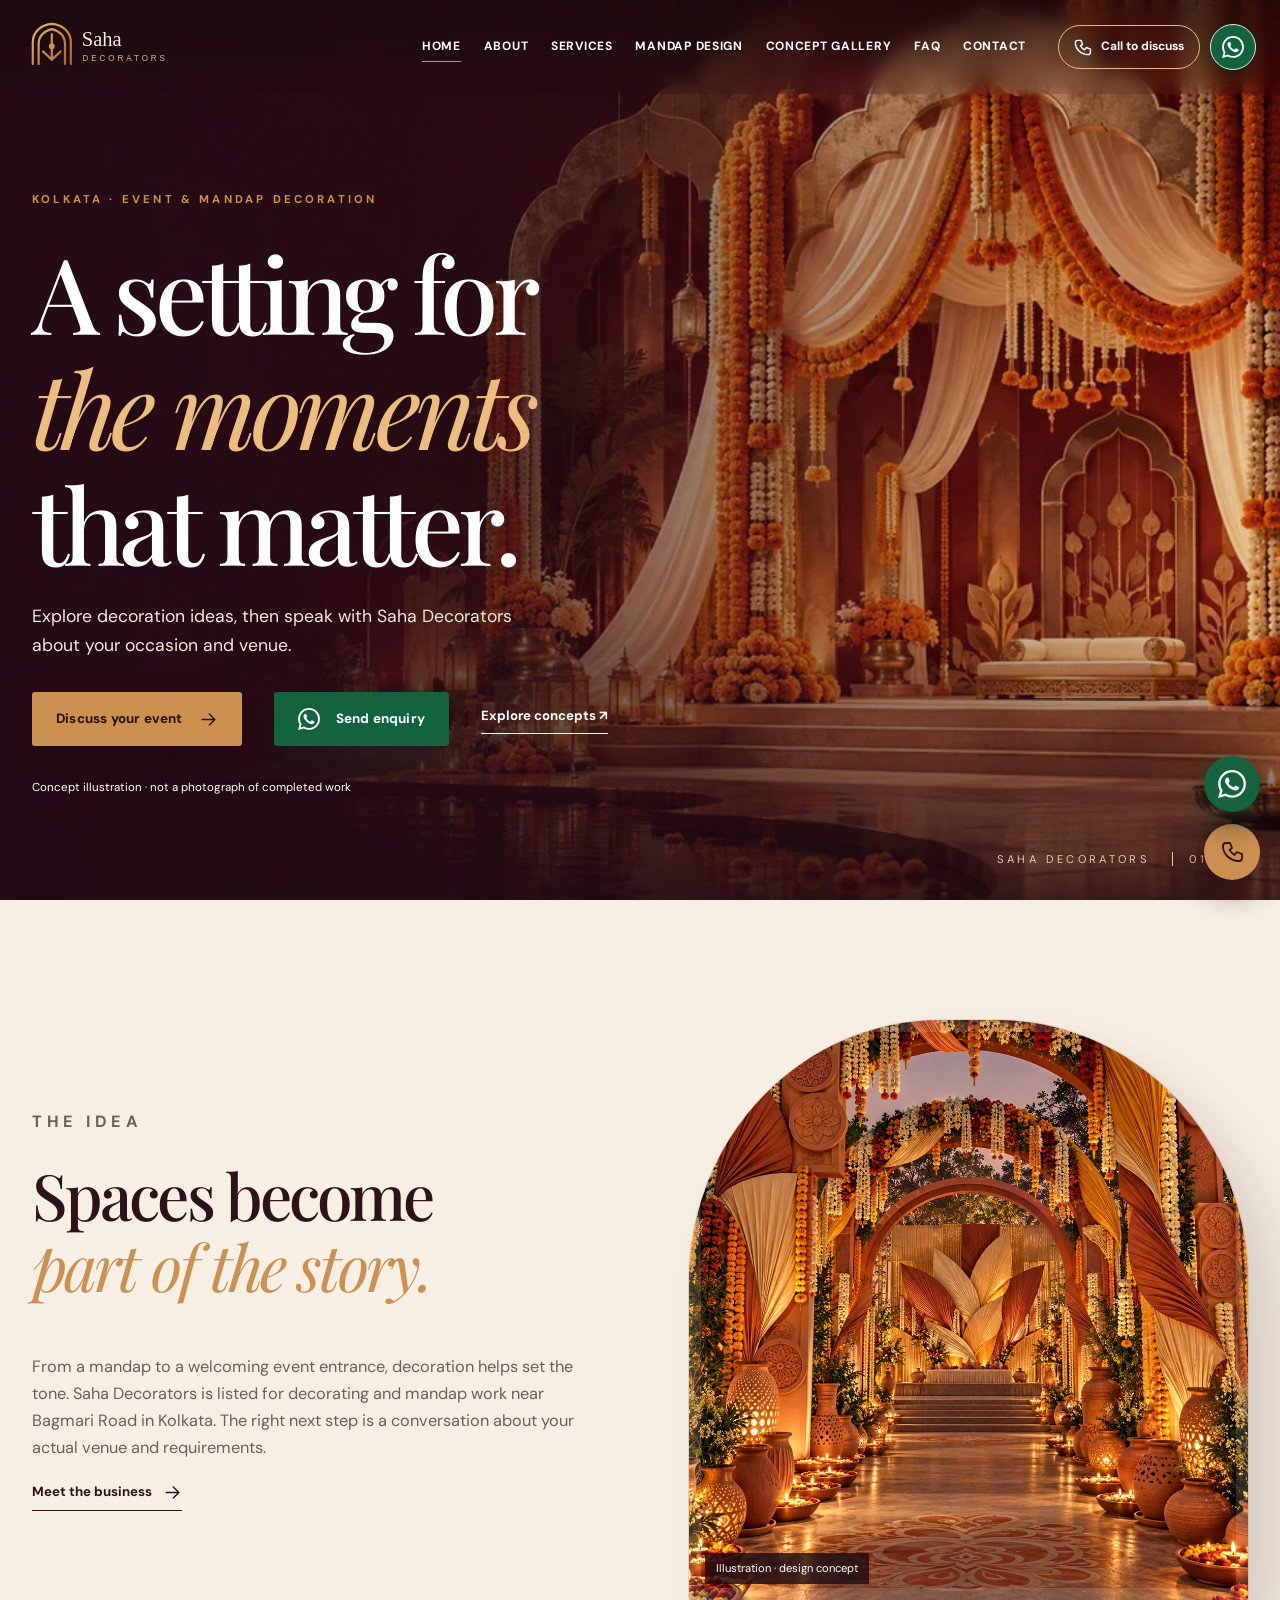
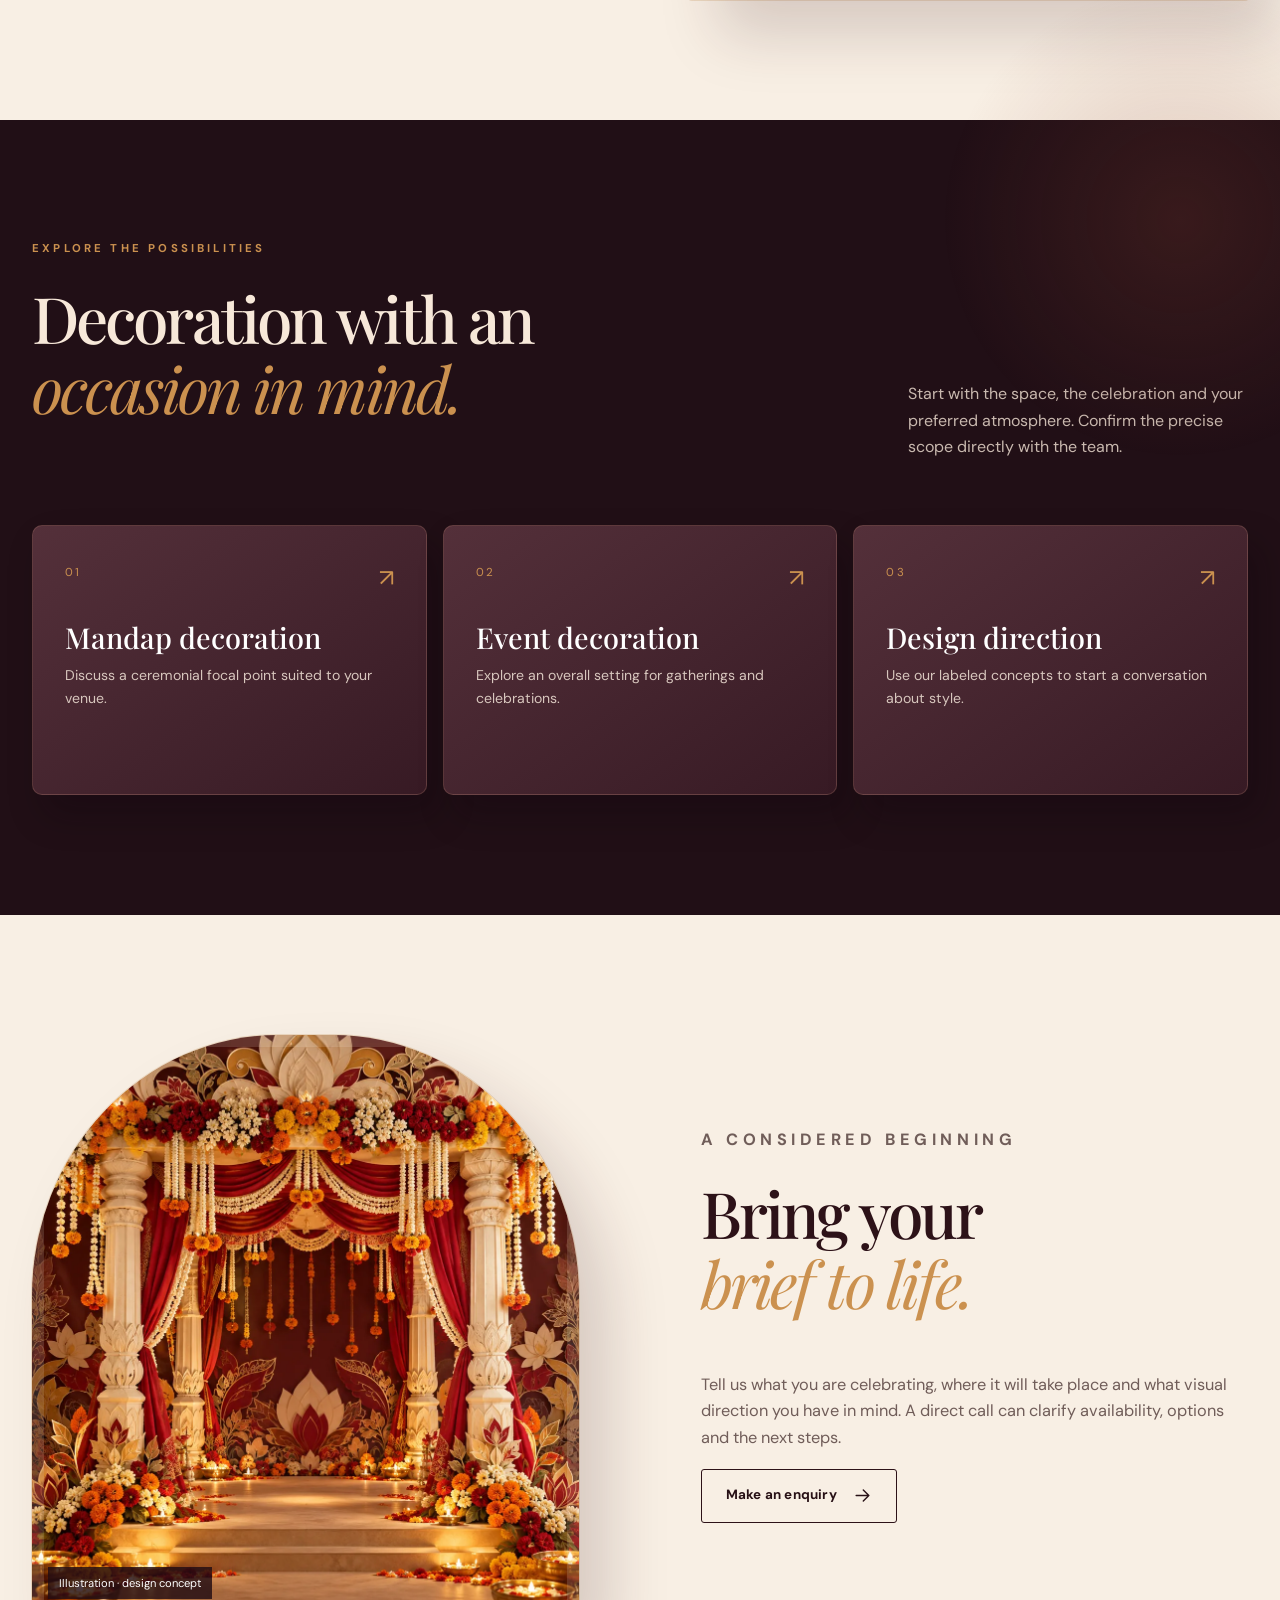
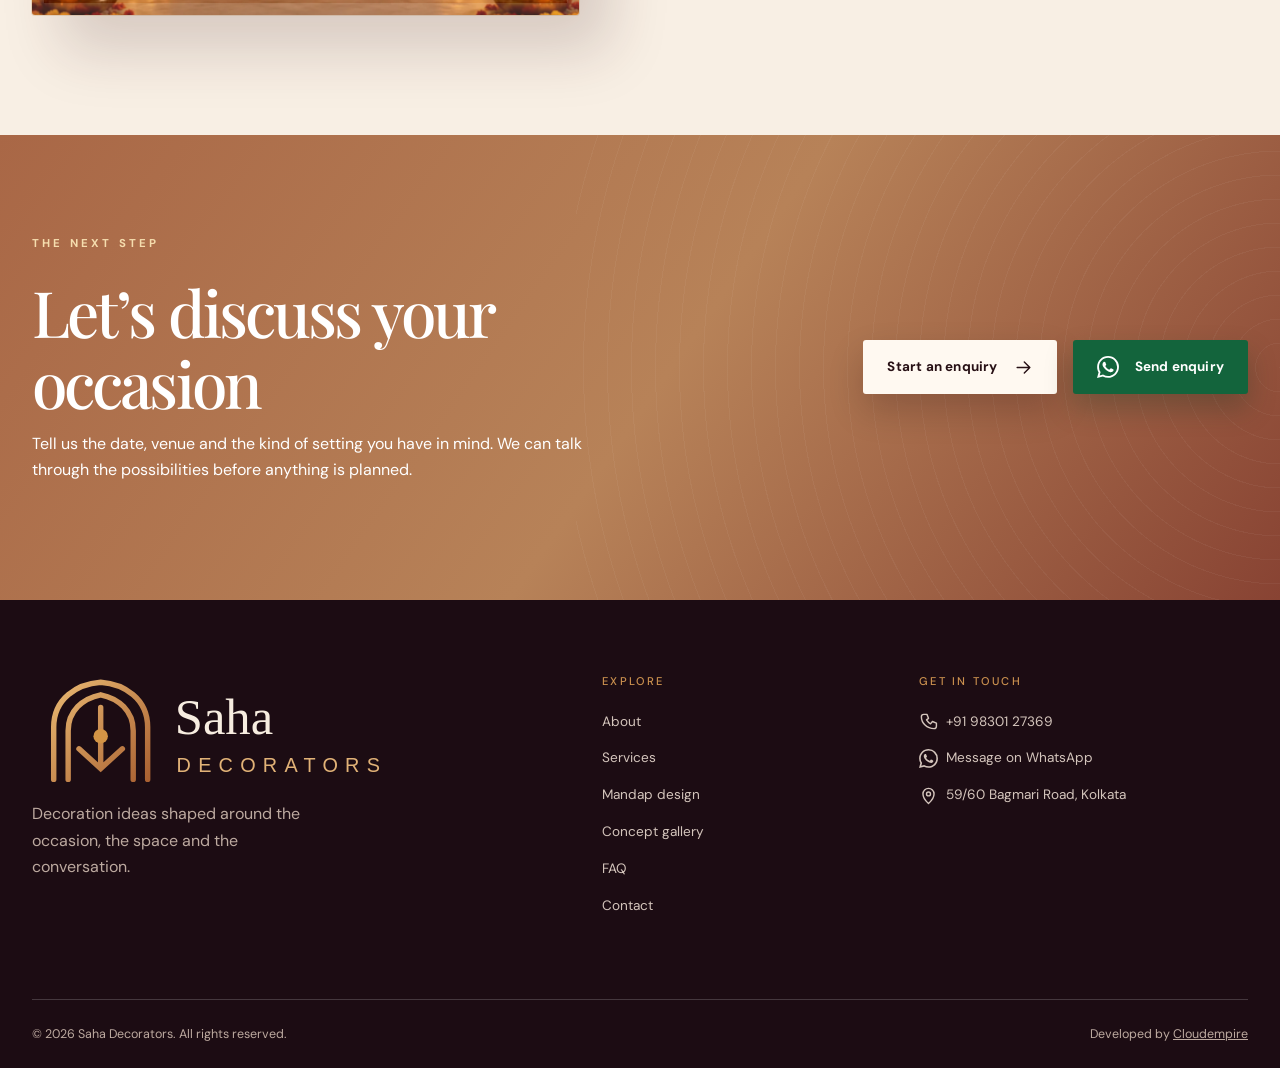
<file: index.html>
<!doctype html><html lang="en-IN"><head><meta charset="utf-8"><meta name="viewport" content="width=device-width,initial-scale=1"><title>Saha Decorators | Event &amp; Mandap Decoration in Kolkata</title><meta name="description" content="Explore event and mandap decoration with Saha Decorators, Bagmari Road, Kolkata. View clearly labeled concepts and call to discuss your occasion."><link rel="canonical" href="https://cloudempiretech.github.io/saha-decorators-kolkata/"><link rel="icon" type="image/svg+xml" href="assets/favicon.svg"><meta name="theme-color" content="#2d1218"><meta property="og:title" content="Saha Decorators | Event &amp; Mandap Decoration in Kolkata"><meta property="og:description" content="Explore event and mandap decoration with Saha Decorators, Bagmari Road, Kolkata. View clearly labeled concepts and call to discuss your occasion."><meta property="og:url" content="https://cloudempiretech.github.io/saha-decorators-kolkata/"><meta property="og:type" content="website"><link rel="stylesheet" href="assets/style.css"><script type="application/ld+json">{"@context":"https://schema.org","@type":"LocalBusiness","name":"Saha Decorators","url":"https://cloudempiretech.github.io/saha-decorators-kolkata/","telephone":"+919830127369","address":{"@type":"PostalAddress","streetAddress":"59/60 Bagmari Road","addressLocality":"Kankurgachi, Kolkata","addressRegion":"West Bengal","postalCode":"700054","addressCountry":"IN"},"description":"Event and mandap decoration enquiries in Kolkata."}</script><script src="assets/site.js" defer></script></head><body data-page="index.html"><a class="skip" href="#main">Skip to content</a><div class="page-shell"><header class="site-header"><div class="header-inner"><a class="brand" href="index.html" aria-label="Saha Decorators home"><img src="assets/logo.svg" alt="Saha Decorators proposed logo" width="240" height="60"></a><button class="menu-toggle" type="button" aria-label="Open menu" aria-expanded="false" aria-controls="site-nav"><span></span><span></span><span></span></button><nav id="site-nav" aria-label="Main navigation"><a href="index.html" aria-current="page">Home</a><a href="about.html">About</a><a href="services.html">Services</a><a href="mandap-decoration.html">Mandap design</a><a href="concept-gallery.html">Concept gallery</a><a href="faq.html">FAQ</a><a href="contact.html">Contact</a></nav><div class="header-actions"><a class="header-call" href="tel:+919830127369" aria-label="Call Saha Decorators at +91 98301 27369"><svg viewBox="0 0 24 24" aria-hidden="true" fill="none" stroke="currentColor" stroke-width="1.8" stroke-linecap="round" stroke-linejoin="round"><path d="M6 3h4l2 5-2.5 2a16 16 0 0 0 5 5L17 12l5 2v4a3 3 0 0 1-3 3C10 21 3 14 3 6a3 3 0 0 1 3-3Z"/></svg><span>Call to discuss</span></a><a class="header-whatsapp" href="https://wa.me/919830127369" target="_blank" rel="noopener noreferrer" aria-label="Message Saha Decorators on WhatsApp" title="Message Saha Decorators on WhatsApp"><svg viewBox="0 0 24 24" aria-hidden="true" fill="currentColor"><path d="M17.472 14.382c-.297-.149-1.758-.867-2.03-.967-.273-.099-.471-.148-.67.15-.197.297-.767.966-.94 1.164-.173.199-.347.223-.644.075-.297-.15-1.255-.463-2.39-1.475-.883-.788-1.48-1.761-1.653-2.059-.173-.297-.018-.458.13-.606.134-.133.298-.347.446-.52.149-.174.198-.298.298-.497.099-.198.05-.371-.025-.52-.075-.149-.669-1.612-.916-2.207-.242-.579-.487-.5-.669-.51-.173-.008-.371-.01-.57-.01-.198 0-.52.074-.792.372-.272.297-1.04 1.016-1.04 2.479 0 1.462 1.065 2.875 1.213 3.074.149.198 2.096 3.2 5.077 4.487.709.306 1.262.489 1.694.625.712.227 1.36.195 1.871.118.571-.085 1.758-.719 2.006-1.413.248-.694.248-1.289.173-1.413-.074-.124-.272-.198-.57-.347m-5.421 7.403h-.004a9.87 9.87 0 01-5.031-1.378l-.361-.214-3.741.982.998-3.648-.235-.374a9.86 9.86 0 01-1.51-5.26c.001-5.45 4.436-9.884 9.888-9.884 2.64 0 5.122 1.03 6.988 2.898a9.825 9.825 0 012.893 6.994c-.003 5.45-4.437 9.884-9.885 9.884m8.413-18.297A11.815 11.815 0 0012.05 0C5.495 0 .16 5.335.157 11.892c0 2.096.547 4.142 1.588 5.945L.057 24l6.305-1.654a11.882 11.882 0 005.683 1.448h.005c6.554 0 11.89-5.335 11.893-11.893a11.821 11.821 0 00-3.48-8.413Z"/></svg></a></div></div></header><main id="main"><section class="hero"><div class="hero-media"><picture class="hero-picture"><source type="image/webp" srcset="assets/mandap-concept-600.webp 600w, assets/mandap-concept-1100.webp 1100w, assets/mandap-concept-1600.webp 1600w" sizes="(max-width: 700px) 100vw, 50vw"><img src="assets/mandap-concept-1100.webp" alt="Illustration of a marigold and ivory ceremonial mandap concept, not a completed Saha Decorators project" width="1100" height="1000" loading="eager" decoding="async"></picture></div><div class="hero-shade"></div><div class="hero-content container"><p class="eyebrow hero-in">Kolkata · Event & mandap decoration</p><h1 class="hero-in">A setting for<br><em>the moments</em><br>that matter.</h1><p class="hero-in">Explore decoration ideas, then speak with Saha Decorators about your occasion and venue.</p><div class="hero-actions hero-in"><a class="button" href="contact.html#enquiry">Discuss your event <svg viewBox="0 0 24 24" aria-hidden="true" fill="none" stroke="currentColor" stroke-width="1.8" stroke-linecap="round" stroke-linejoin="round"><path d="M4 12h16m-7-7 7 7-7 7"/></svg></a><a class="button whatsapp-button" href="https://wa.me/919830127369" target="_blank" rel="noopener noreferrer"><svg viewBox="0 0 24 24" aria-hidden="true" fill="currentColor"><path d="M17.472 14.382c-.297-.149-1.758-.867-2.03-.967-.273-.099-.471-.148-.67.15-.197.297-.767.966-.94 1.164-.173.199-.347.223-.644.075-.297-.15-1.255-.463-2.39-1.475-.883-.788-1.48-1.761-1.653-2.059-.173-.297-.018-.458.13-.606.134-.133.298-.347.446-.52.149-.174.198-.298.298-.497.099-.198.05-.371-.025-.52-.075-.149-.669-1.612-.916-2.207-.242-.579-.487-.5-.669-.51-.173-.008-.371-.01-.57-.01-.198 0-.52.074-.792.372-.272.297-1.04 1.016-1.04 2.479 0 1.462 1.065 2.875 1.213 3.074.149.198 2.096 3.2 5.077 4.487.709.306 1.262.489 1.694.625.712.227 1.36.195 1.871.118.571-.085 1.758-.719 2.006-1.413.248-.694.248-1.289.173-1.413-.074-.124-.272-.198-.57-.347m-5.421 7.403h-.004a9.87 9.87 0 01-5.031-1.378l-.361-.214-3.741.982.998-3.648-.235-.374a9.86 9.86 0 01-1.51-5.26c.001-5.45 4.436-9.884 9.888-9.884 2.64 0 5.122 1.03 6.988 2.898a9.825 9.825 0 012.893 6.994c-.003 5.45-4.437 9.884-9.885 9.884m8.413-18.297A11.815 11.815 0 0012.05 0C5.495 0 .16 5.335.157 11.892c0 2.096.547 4.142 1.588 5.945L.057 24l6.305-1.654a11.882 11.882 0 005.683 1.448h.005c6.554 0 11.89-5.335 11.893-11.893a11.821 11.821 0 00-3.48-8.413Z"/></svg> Send enquiry</a><a class="text-link" href="concept-gallery.html">Explore concepts ↗</a></div><p class="hero-note hero-in">Concept illustration · not a photograph of completed work</p></div><div class="hero-caption">SAHA DECORATORS <span>01 / 03</span></div></section>
<section class="section warm"><div class="container split"><div class="reveal"><p class="eyebrow">The idea</p><h2>Spaces become<br><em>part of the story.</em></h2><p>From a mandap to a welcoming event entrance, decoration helps set the tone. Saha Decorators is listed for decorating and mandap work near Bagmari Road in Kolkata. The right next step is a conversation about your actual venue and requirements.</p><a class="inline-link" href="about.html">Meet the business <svg viewBox="0 0 24 24" aria-hidden="true" fill="none" stroke="currentColor" stroke-width="1.8" stroke-linecap="round" stroke-linejoin="round"><path d="M4 12h16m-7-7 7 7-7 7"/></svg></a></div><div class="image-frame reveal"><picture class=""><source type="image/webp" srcset="assets/entrance-concept-600.webp 600w, assets/entrance-concept-1100.webp 1100w" sizes="(max-width: 700px) 100vw, 50vw"><img src="assets/entrance-concept-1100.webp" alt="Illustration of a festive decorated entrance concept, not a completed project" width="1100" height="1000" loading="lazy" decoding="async"></picture><span class="media-tag">Illustration · design concept</span></div></div></section>
<section class="section dark"><div class="container"><p class="eyebrow reveal">Explore the possibilities</p><div class="section-heading reveal"><h2>Decoration with an<br><em>occasion in mind.</em></h2><p>Start with the space, the celebration and your preferred atmosphere. Confirm the precise scope directly with the team.</p></div><div class="card-grid"><a class="service-card reveal" href="mandap-decoration.html"><span class="number">01</span><h3>Mandap decoration</h3><p>Discuss a ceremonial focal point suited to your venue.</p><span class="card-arrow">↗</span></a><a class="service-card reveal" href="services.html"><span class="number">02</span><h3>Event decoration</h3><p>Explore an overall setting for gatherings and celebrations.</p><span class="card-arrow">↗</span></a><a class="service-card reveal" href="concept-gallery.html"><span class="number">03</span><h3>Design direction</h3><p>Use our labeled concepts to start a conversation about style.</p><span class="card-arrow">↗</span></a></div></div></section>
<section class="section warm"><div class="container split reverse"><div class="image-frame reveal"><picture class=""><source type="image/webp" srcset="assets/ceremony-concept-600.webp 600w, assets/ceremony-concept-1100.webp 1100w" sizes="(max-width: 700px) 100vw, 50vw"><img src="assets/ceremony-concept-1100.webp" alt="Illustration of an ivory-column wedding mandap concept, not a completed project" width="1100" height="1000" loading="lazy" decoding="async"></picture><span class="media-tag">Illustration · design concept</span></div><div class="reveal"><p class="eyebrow">A considered beginning</p><h2>Bring your<br><em>brief to life.</em></h2><p>Tell us what you are celebrating, where it will take place and what visual direction you have in mind. A direct call can clarify availability, options and the next steps.</p><a class="button outline" href="contact.html">Make an enquiry <svg viewBox="0 0 24 24" aria-hidden="true" fill="none" stroke="currentColor" stroke-width="1.8" stroke-linecap="round" stroke-linejoin="round"><path d="M4 12h16m-7-7 7 7-7 7"/></svg></a></div></div></section><section class="cta-block reveal"><div class="container cta-inner"><div><p class="eyebrow">The next step</p><h2>Let’s discuss your occasion</h2><p>Tell us the date, venue and the kind of setting you have in mind. We can talk through the possibilities before anything is planned.</p></div><div class="cta-actions"><a class="button light" href="contact.html#enquiry">Start an enquiry <svg viewBox="0 0 24 24" aria-hidden="true" fill="none" stroke="currentColor" stroke-width="1.8" stroke-linecap="round" stroke-linejoin="round"><path d="M4 12h16m-7-7 7 7-7 7"/></svg></a><a class="button whatsapp-button" href="https://wa.me/919830127369" target="_blank" rel="noopener noreferrer"><svg viewBox="0 0 24 24" aria-hidden="true" fill="currentColor"><path d="M17.472 14.382c-.297-.149-1.758-.867-2.03-.967-.273-.099-.471-.148-.67.15-.197.297-.767.966-.94 1.164-.173.199-.347.223-.644.075-.297-.15-1.255-.463-2.39-1.475-.883-.788-1.48-1.761-1.653-2.059-.173-.297-.018-.458.13-.606.134-.133.298-.347.446-.52.149-.174.198-.298.298-.497.099-.198.05-.371-.025-.52-.075-.149-.669-1.612-.916-2.207-.242-.579-.487-.5-.669-.51-.173-.008-.371-.01-.57-.01-.198 0-.52.074-.792.372-.272.297-1.04 1.016-1.04 2.479 0 1.462 1.065 2.875 1.213 3.074.149.198 2.096 3.2 5.077 4.487.709.306 1.262.489 1.694.625.712.227 1.36.195 1.871.118.571-.085 1.758-.719 2.006-1.413.248-.694.248-1.289.173-1.413-.074-.124-.272-.198-.57-.347m-5.421 7.403h-.004a9.87 9.87 0 01-5.031-1.378l-.361-.214-3.741.982.998-3.648-.235-.374a9.86 9.86 0 01-1.51-5.26c.001-5.45 4.436-9.884 9.888-9.884 2.64 0 5.122 1.03 6.988 2.898a9.825 9.825 0 012.893 6.994c-.003 5.45-4.437 9.884-9.885 9.884m8.413-18.297A11.815 11.815 0 0012.05 0C5.495 0 .16 5.335.157 11.892c0 2.096.547 4.142 1.588 5.945L.057 24l6.305-1.654a11.882 11.882 0 005.683 1.448h.005c6.554 0 11.89-5.335 11.893-11.893a11.821 11.821 0 00-3.48-8.413Z"/></svg> Send enquiry</a></div></div></section></main><footer class="site-footer"><div class="footer-top"><div><a class="brand" href="index.html"><img src="assets/logo.svg" alt="Saha Decorators proposed logo" width="240" height="60"></a><p>Decoration ideas shaped around the occasion, the space and the conversation.</p></div><div><h2>Explore</h2><a href="about.html">About</a><a href="services.html">Services</a><a href="mandap-decoration.html">Mandap design</a><a href="concept-gallery.html">Concept gallery</a><a href="faq.html">FAQ</a><a href="contact.html">Contact</a></div><div><h2>Get in touch</h2><a href="tel:+919830127369"><svg viewBox="0 0 24 24" aria-hidden="true" fill="none" stroke="currentColor" stroke-width="1.8" stroke-linecap="round" stroke-linejoin="round"><path d="M6 3h4l2 5-2.5 2a16 16 0 0 0 5 5L17 12l5 2v4a3 3 0 0 1-3 3C10 21 3 14 3 6a3 3 0 0 1 3-3Z"/></svg> +91 98301 27369</a><a href="https://wa.me/919830127369" target="_blank" rel="noopener noreferrer" aria-label="Message Saha Decorators on WhatsApp"><svg viewBox="0 0 24 24" aria-hidden="true" fill="currentColor"><path d="M17.472 14.382c-.297-.149-1.758-.867-2.03-.967-.273-.099-.471-.148-.67.15-.197.297-.767.966-.94 1.164-.173.199-.347.223-.644.075-.297-.15-1.255-.463-2.39-1.475-.883-.788-1.48-1.761-1.653-2.059-.173-.297-.018-.458.13-.606.134-.133.298-.347.446-.52.149-.174.198-.298.298-.497.099-.198.05-.371-.025-.52-.075-.149-.669-1.612-.916-2.207-.242-.579-.487-.5-.669-.51-.173-.008-.371-.01-.57-.01-.198 0-.52.074-.792.372-.272.297-1.04 1.016-1.04 2.479 0 1.462 1.065 2.875 1.213 3.074.149.198 2.096 3.2 5.077 4.487.709.306 1.262.489 1.694.625.712.227 1.36.195 1.871.118.571-.085 1.758-.719 2.006-1.413.248-.694.248-1.289.173-1.413-.074-.124-.272-.198-.57-.347m-5.421 7.403h-.004a9.87 9.87 0 01-5.031-1.378l-.361-.214-3.741.982.998-3.648-.235-.374a9.86 9.86 0 01-1.51-5.26c.001-5.45 4.436-9.884 9.888-9.884 2.64 0 5.122 1.03 6.988 2.898a9.825 9.825 0 012.893 6.994c-.003 5.45-4.437 9.884-9.885 9.884m8.413-18.297A11.815 11.815 0 0012.05 0C5.495 0 .16 5.335.157 11.892c0 2.096.547 4.142 1.588 5.945L.057 24l6.305-1.654a11.882 11.882 0 005.683 1.448h.005c6.554 0 11.89-5.335 11.893-11.893a11.821 11.821 0 00-3.48-8.413Z"/></svg> Message on WhatsApp</a><a href="https://www.google.com/maps/search/?api=1&query=59%2F60%20Bagmari%20Road%20Kankurgachi%20Kolkata%20700054" target="_blank" rel="noopener noreferrer"><svg viewBox="0 0 24 24" aria-hidden="true" fill="none" stroke="currentColor" stroke-width="1.8" stroke-linecap="round" stroke-linejoin="round"><path d="M12 22s7-6.2 7-12a7 7 0 1 0-14 0c0 5.8 7 12 7 12Z"/><circle cx="12" cy="10" r="2.5"/></svg> 59/60 Bagmari Road, Kolkata</a></div></div><div class="footer-bottom"><span>© 2026 Saha Decorators. All rights reserved.</span><span>Developed by <a href="https://cloudempire.tech/" target="_blank" rel="noopener noreferrer">Cloudempire</a></span></div></footer></div><a class="floating-call" href="tel:+919830127369" aria-label="Call Saha Decorators" title="Call Saha Decorators"><svg viewBox="0 0 24 24" aria-hidden="true" fill="none" stroke="currentColor" stroke-width="1.8" stroke-linecap="round" stroke-linejoin="round"><path d="M6 3h4l2 5-2.5 2a16 16 0 0 0 5 5L17 12l5 2v4a3 3 0 0 1-3 3C10 21 3 14 3 6a3 3 0 0 1 3-3Z"/></svg></a><a class="floating-whatsapp" href="https://wa.me/919830127369" target="_blank" rel="noopener noreferrer" aria-label="Message Saha Decorators on WhatsApp" title="Message Saha Decorators on WhatsApp"><svg viewBox="0 0 24 24" aria-hidden="true" fill="currentColor"><path d="M17.472 14.382c-.297-.149-1.758-.867-2.03-.967-.273-.099-.471-.148-.67.15-.197.297-.767.966-.94 1.164-.173.199-.347.223-.644.075-.297-.15-1.255-.463-2.39-1.475-.883-.788-1.48-1.761-1.653-2.059-.173-.297-.018-.458.13-.606.134-.133.298-.347.446-.52.149-.174.198-.298.298-.497.099-.198.05-.371-.025-.52-.075-.149-.669-1.612-.916-2.207-.242-.579-.487-.5-.669-.51-.173-.008-.371-.01-.57-.01-.198 0-.52.074-.792.372-.272.297-1.04 1.016-1.04 2.479 0 1.462 1.065 2.875 1.213 3.074.149.198 2.096 3.2 5.077 4.487.709.306 1.262.489 1.694.625.712.227 1.36.195 1.871.118.571-.085 1.758-.719 2.006-1.413.248-.694.248-1.289.173-1.413-.074-.124-.272-.198-.57-.347m-5.421 7.403h-.004a9.87 9.87 0 01-5.031-1.378l-.361-.214-3.741.982.998-3.648-.235-.374a9.86 9.86 0 01-1.51-5.26c.001-5.45 4.436-9.884 9.888-9.884 2.64 0 5.122 1.03 6.988 2.898a9.825 9.825 0 012.893 6.994c-.003 5.45-4.437 9.884-9.885 9.884m8.413-18.297A11.815 11.815 0 0012.05 0C5.495 0 .16 5.335.157 11.892c0 2.096.547 4.142 1.588 5.945L.057 24l6.305-1.654a11.882 11.882 0 005.683 1.448h.005c6.554 0 11.89-5.335 11.893-11.893a11.821 11.821 0 00-3.48-8.413Z"/></svg></a></body></html>
</file>
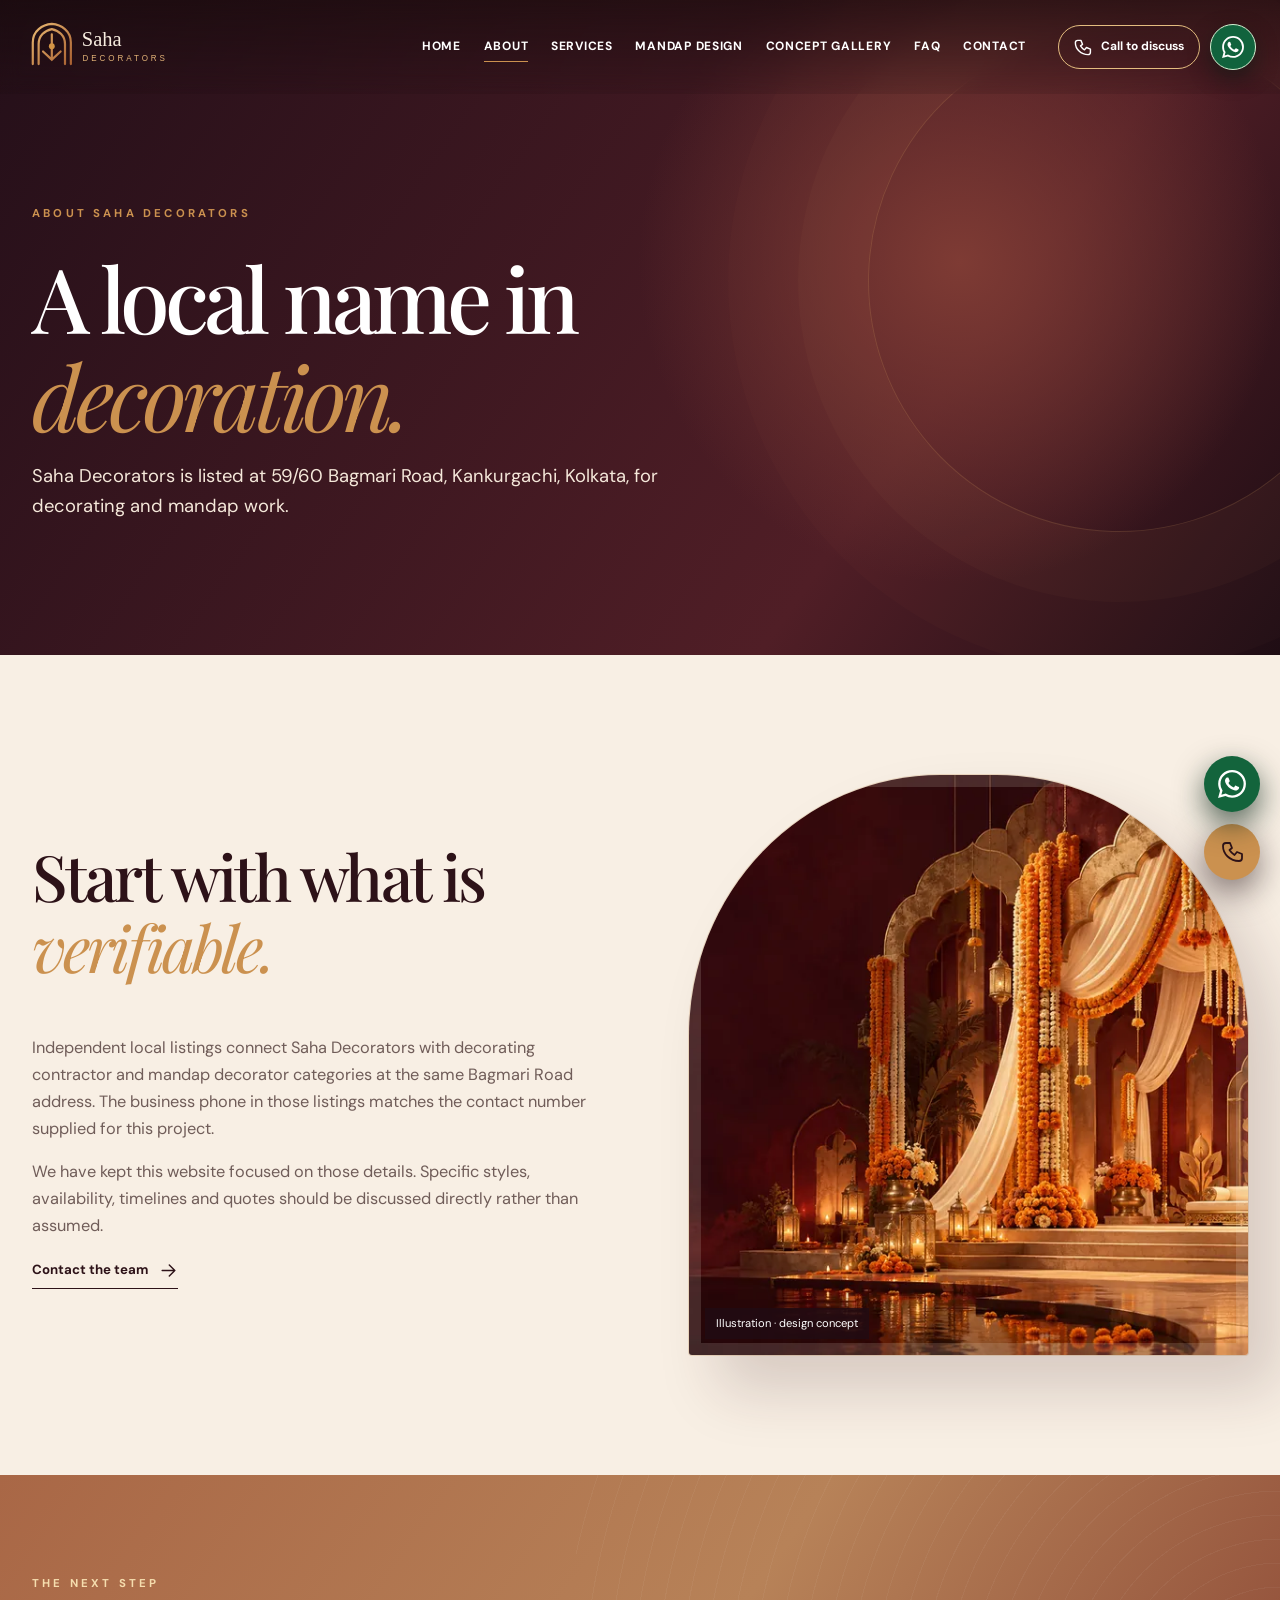
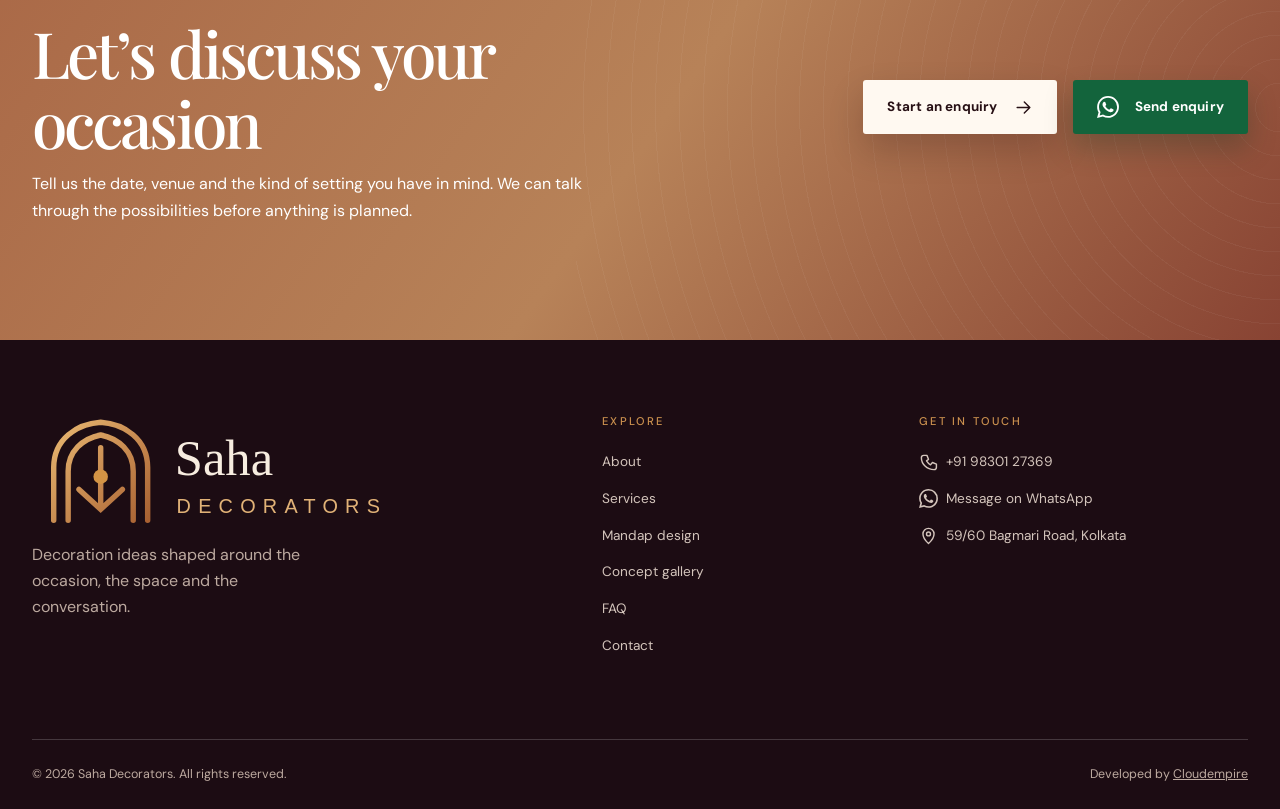
<file: about.html>
<!doctype html><html lang="en-IN"><head><meta charset="utf-8"><meta name="viewport" content="width=device-width,initial-scale=1"><title>About Saha Decorators | Kolkata</title><meta name="description" content="Learn about Saha Decorators and its verified Bagmari Road location, decorating categories and direct enquiry options."><link rel="canonical" href="https://cloudempiretech.github.io/saha-decorators-kolkata/about.html"><link rel="icon" type="image/svg+xml" href="assets/favicon.svg"><meta name="theme-color" content="#2d1218"><meta property="og:title" content="About Saha Decorators | Kolkata"><meta property="og:description" content="Learn about Saha Decorators and its verified Bagmari Road location, decorating categories and direct enquiry options."><meta property="og:url" content="https://cloudempiretech.github.io/saha-decorators-kolkata/about.html"><meta property="og:type" content="website"><link rel="stylesheet" href="assets/style.css"><script type="application/ld+json">{"@context":"https://schema.org","@type":"LocalBusiness","name":"Saha Decorators","url":"https://cloudempiretech.github.io/saha-decorators-kolkata/","telephone":"+919830127369","address":{"@type":"PostalAddress","streetAddress":"59/60 Bagmari Road","addressLocality":"Kankurgachi, Kolkata","addressRegion":"West Bengal","postalCode":"700054","addressCountry":"IN"},"description":"Event and mandap decoration enquiries in Kolkata."}</script><script src="assets/site.js" defer></script></head><body data-page="about.html"><a class="skip" href="#main">Skip to content</a><div class="page-shell"><header class="site-header"><div class="header-inner"><a class="brand" href="index.html" aria-label="Saha Decorators home"><img src="assets/logo.svg" alt="Saha Decorators proposed logo" width="240" height="60"></a><button class="menu-toggle" type="button" aria-label="Open menu" aria-expanded="false" aria-controls="site-nav"><span></span><span></span><span></span></button><nav id="site-nav" aria-label="Main navigation"><a href="index.html">Home</a><a href="about.html" aria-current="page">About</a><a href="services.html">Services</a><a href="mandap-decoration.html">Mandap design</a><a href="concept-gallery.html">Concept gallery</a><a href="faq.html">FAQ</a><a href="contact.html">Contact</a></nav><div class="header-actions"><a class="header-call" href="tel:+919830127369" aria-label="Call Saha Decorators at +91 98301 27369"><svg viewBox="0 0 24 24" aria-hidden="true" fill="none" stroke="currentColor" stroke-width="1.8" stroke-linecap="round" stroke-linejoin="round"><path d="M6 3h4l2 5-2.5 2a16 16 0 0 0 5 5L17 12l5 2v4a3 3 0 0 1-3 3C10 21 3 14 3 6a3 3 0 0 1 3-3Z"/></svg><span>Call to discuss</span></a><a class="header-whatsapp" href="https://wa.me/919830127369" target="_blank" rel="noopener noreferrer" aria-label="Message Saha Decorators on WhatsApp" title="Message Saha Decorators on WhatsApp"><svg viewBox="0 0 24 24" aria-hidden="true" fill="currentColor"><path d="M17.472 14.382c-.297-.149-1.758-.867-2.03-.967-.273-.099-.471-.148-.67.15-.197.297-.767.966-.94 1.164-.173.199-.347.223-.644.075-.297-.15-1.255-.463-2.39-1.475-.883-.788-1.48-1.761-1.653-2.059-.173-.297-.018-.458.13-.606.134-.133.298-.347.446-.52.149-.174.198-.298.298-.497.099-.198.05-.371-.025-.52-.075-.149-.669-1.612-.916-2.207-.242-.579-.487-.5-.669-.51-.173-.008-.371-.01-.57-.01-.198 0-.52.074-.792.372-.272.297-1.04 1.016-1.04 2.479 0 1.462 1.065 2.875 1.213 3.074.149.198 2.096 3.2 5.077 4.487.709.306 1.262.489 1.694.625.712.227 1.36.195 1.871.118.571-.085 1.758-.719 2.006-1.413.248-.694.248-1.289.173-1.413-.074-.124-.272-.198-.57-.347m-5.421 7.403h-.004a9.87 9.87 0 01-5.031-1.378l-.361-.214-3.741.982.998-3.648-.235-.374a9.86 9.86 0 01-1.51-5.26c.001-5.45 4.436-9.884 9.888-9.884 2.64 0 5.122 1.03 6.988 2.898a9.825 9.825 0 012.893 6.994c-.003 5.45-4.437 9.884-9.885 9.884m8.413-18.297A11.815 11.815 0 0012.05 0C5.495 0 .16 5.335.157 11.892c0 2.096.547 4.142 1.588 5.945L.057 24l6.305-1.654a11.882 11.882 0 005.683 1.448h.005c6.554 0 11.89-5.335 11.893-11.893a11.821 11.821 0 00-3.48-8.413Z"/></svg></a></div></div></header><main id="main"><section class="inner-hero"><div class="orb orb-one"></div><div class="container"><p class="eyebrow reveal">About Saha Decorators</p><h1 class="reveal">A local name in<br><em>decoration.</em></h1><p class="lead reveal">Saha Decorators is listed at 59/60 Bagmari Road, Kankurgachi, Kolkata, for decorating and mandap work.</p></div></section><section class="section warm"><div class="container split"><div class="reveal"><h2>Start with what is<br><em>verifiable.</em></h2><p>Independent local listings connect Saha Decorators with decorating contractor and mandap decorator categories at the same Bagmari Road address. The business phone in those listings matches the contact number supplied for this project.</p><p>We have kept this website focused on those details. Specific styles, availability, timelines and quotes should be discussed directly rather than assumed.</p><a class="inline-link" href="contact.html">Contact the team <svg viewBox="0 0 24 24" aria-hidden="true" fill="none" stroke="currentColor" stroke-width="1.8" stroke-linecap="round" stroke-linejoin="round"><path d="M4 12h16m-7-7 7 7-7 7"/></svg></a></div><div class="image-frame reveal"><picture class=""><source type="image/webp" srcset="assets/mandap-concept-600.webp 600w, assets/mandap-concept-1100.webp 1100w, assets/mandap-concept-1600.webp 1600w" sizes="(max-width: 700px) 100vw, 50vw"><img src="assets/mandap-concept-1100.webp" alt="Illustration of a ceremonial mandap design idea, not an actual project" width="1100" height="1000" loading="lazy" decoding="async"></picture><span class="media-tag">Illustration · design concept</span></div></div></section><section class="cta-block reveal"><div class="container cta-inner"><div><p class="eyebrow">The next step</p><h2>Let’s discuss your occasion</h2><p>Tell us the date, venue and the kind of setting you have in mind. We can talk through the possibilities before anything is planned.</p></div><div class="cta-actions"><a class="button light" href="contact.html#enquiry">Start an enquiry <svg viewBox="0 0 24 24" aria-hidden="true" fill="none" stroke="currentColor" stroke-width="1.8" stroke-linecap="round" stroke-linejoin="round"><path d="M4 12h16m-7-7 7 7-7 7"/></svg></a><a class="button whatsapp-button" href="https://wa.me/919830127369" target="_blank" rel="noopener noreferrer"><svg viewBox="0 0 24 24" aria-hidden="true" fill="currentColor"><path d="M17.472 14.382c-.297-.149-1.758-.867-2.03-.967-.273-.099-.471-.148-.67.15-.197.297-.767.966-.94 1.164-.173.199-.347.223-.644.075-.297-.15-1.255-.463-2.39-1.475-.883-.788-1.48-1.761-1.653-2.059-.173-.297-.018-.458.13-.606.134-.133.298-.347.446-.52.149-.174.198-.298.298-.497.099-.198.05-.371-.025-.52-.075-.149-.669-1.612-.916-2.207-.242-.579-.487-.5-.669-.51-.173-.008-.371-.01-.57-.01-.198 0-.52.074-.792.372-.272.297-1.04 1.016-1.04 2.479 0 1.462 1.065 2.875 1.213 3.074.149.198 2.096 3.2 5.077 4.487.709.306 1.262.489 1.694.625.712.227 1.36.195 1.871.118.571-.085 1.758-.719 2.006-1.413.248-.694.248-1.289.173-1.413-.074-.124-.272-.198-.57-.347m-5.421 7.403h-.004a9.87 9.87 0 01-5.031-1.378l-.361-.214-3.741.982.998-3.648-.235-.374a9.86 9.86 0 01-1.51-5.26c.001-5.45 4.436-9.884 9.888-9.884 2.64 0 5.122 1.03 6.988 2.898a9.825 9.825 0 012.893 6.994c-.003 5.45-4.437 9.884-9.885 9.884m8.413-18.297A11.815 11.815 0 0012.05 0C5.495 0 .16 5.335.157 11.892c0 2.096.547 4.142 1.588 5.945L.057 24l6.305-1.654a11.882 11.882 0 005.683 1.448h.005c6.554 0 11.89-5.335 11.893-11.893a11.821 11.821 0 00-3.48-8.413Z"/></svg> Send enquiry</a></div></div></section></main><footer class="site-footer"><div class="footer-top"><div><a class="brand" href="index.html"><img src="assets/logo.svg" alt="Saha Decorators proposed logo" width="240" height="60"></a><p>Decoration ideas shaped around the occasion, the space and the conversation.</p></div><div><h2>Explore</h2><a href="about.html">About</a><a href="services.html">Services</a><a href="mandap-decoration.html">Mandap design</a><a href="concept-gallery.html">Concept gallery</a><a href="faq.html">FAQ</a><a href="contact.html">Contact</a></div><div><h2>Get in touch</h2><a href="tel:+919830127369"><svg viewBox="0 0 24 24" aria-hidden="true" fill="none" stroke="currentColor" stroke-width="1.8" stroke-linecap="round" stroke-linejoin="round"><path d="M6 3h4l2 5-2.5 2a16 16 0 0 0 5 5L17 12l5 2v4a3 3 0 0 1-3 3C10 21 3 14 3 6a3 3 0 0 1 3-3Z"/></svg> +91 98301 27369</a><a href="https://wa.me/919830127369" target="_blank" rel="noopener noreferrer" aria-label="Message Saha Decorators on WhatsApp"><svg viewBox="0 0 24 24" aria-hidden="true" fill="currentColor"><path d="M17.472 14.382c-.297-.149-1.758-.867-2.03-.967-.273-.099-.471-.148-.67.15-.197.297-.767.966-.94 1.164-.173.199-.347.223-.644.075-.297-.15-1.255-.463-2.39-1.475-.883-.788-1.48-1.761-1.653-2.059-.173-.297-.018-.458.13-.606.134-.133.298-.347.446-.52.149-.174.198-.298.298-.497.099-.198.05-.371-.025-.52-.075-.149-.669-1.612-.916-2.207-.242-.579-.487-.5-.669-.51-.173-.008-.371-.01-.57-.01-.198 0-.52.074-.792.372-.272.297-1.04 1.016-1.04 2.479 0 1.462 1.065 2.875 1.213 3.074.149.198 2.096 3.2 5.077 4.487.709.306 1.262.489 1.694.625.712.227 1.36.195 1.871.118.571-.085 1.758-.719 2.006-1.413.248-.694.248-1.289.173-1.413-.074-.124-.272-.198-.57-.347m-5.421 7.403h-.004a9.87 9.87 0 01-5.031-1.378l-.361-.214-3.741.982.998-3.648-.235-.374a9.86 9.86 0 01-1.51-5.26c.001-5.45 4.436-9.884 9.888-9.884 2.64 0 5.122 1.03 6.988 2.898a9.825 9.825 0 012.893 6.994c-.003 5.45-4.437 9.884-9.885 9.884m8.413-18.297A11.815 11.815 0 0012.05 0C5.495 0 .16 5.335.157 11.892c0 2.096.547 4.142 1.588 5.945L.057 24l6.305-1.654a11.882 11.882 0 005.683 1.448h.005c6.554 0 11.89-5.335 11.893-11.893a11.821 11.821 0 00-3.48-8.413Z"/></svg> Message on WhatsApp</a><a href="https://www.google.com/maps/search/?api=1&query=59%2F60%20Bagmari%20Road%20Kankurgachi%20Kolkata%20700054" target="_blank" rel="noopener noreferrer"><svg viewBox="0 0 24 24" aria-hidden="true" fill="none" stroke="currentColor" stroke-width="1.8" stroke-linecap="round" stroke-linejoin="round"><path d="M12 22s7-6.2 7-12a7 7 0 1 0-14 0c0 5.8 7 12 7 12Z"/><circle cx="12" cy="10" r="2.5"/></svg> 59/60 Bagmari Road, Kolkata</a></div></div><div class="footer-bottom"><span>© 2026 Saha Decorators. All rights reserved.</span><span>Developed by <a href="https://cloudempire.tech/" target="_blank" rel="noopener noreferrer">Cloudempire</a></span></div></footer></div><a class="floating-call" href="tel:+919830127369" aria-label="Call Saha Decorators" title="Call Saha Decorators"><svg viewBox="0 0 24 24" aria-hidden="true" fill="none" stroke="currentColor" stroke-width="1.8" stroke-linecap="round" stroke-linejoin="round"><path d="M6 3h4l2 5-2.5 2a16 16 0 0 0 5 5L17 12l5 2v4a3 3 0 0 1-3 3C10 21 3 14 3 6a3 3 0 0 1 3-3Z"/></svg></a><a class="floating-whatsapp" href="https://wa.me/919830127369" target="_blank" rel="noopener noreferrer" aria-label="Message Saha Decorators on WhatsApp" title="Message Saha Decorators on WhatsApp"><svg viewBox="0 0 24 24" aria-hidden="true" fill="currentColor"><path d="M17.472 14.382c-.297-.149-1.758-.867-2.03-.967-.273-.099-.471-.148-.67.15-.197.297-.767.966-.94 1.164-.173.199-.347.223-.644.075-.297-.15-1.255-.463-2.39-1.475-.883-.788-1.48-1.761-1.653-2.059-.173-.297-.018-.458.13-.606.134-.133.298-.347.446-.52.149-.174.198-.298.298-.497.099-.198.05-.371-.025-.52-.075-.149-.669-1.612-.916-2.207-.242-.579-.487-.5-.669-.51-.173-.008-.371-.01-.57-.01-.198 0-.52.074-.792.372-.272.297-1.04 1.016-1.04 2.479 0 1.462 1.065 2.875 1.213 3.074.149.198 2.096 3.2 5.077 4.487.709.306 1.262.489 1.694.625.712.227 1.36.195 1.871.118.571-.085 1.758-.719 2.006-1.413.248-.694.248-1.289.173-1.413-.074-.124-.272-.198-.57-.347m-5.421 7.403h-.004a9.87 9.87 0 01-5.031-1.378l-.361-.214-3.741.982.998-3.648-.235-.374a9.86 9.86 0 01-1.51-5.26c.001-5.45 4.436-9.884 9.888-9.884 2.64 0 5.122 1.03 6.988 2.898a9.825 9.825 0 012.893 6.994c-.003 5.45-4.437 9.884-9.885 9.884m8.413-18.297A11.815 11.815 0 0012.05 0C5.495 0 .16 5.335.157 11.892c0 2.096.547 4.142 1.588 5.945L.057 24l6.305-1.654a11.882 11.882 0 005.683 1.448h.005c6.554 0 11.89-5.335 11.893-11.893a11.821 11.821 0 00-3.48-8.413Z"/></svg></a></body></html>
</file>
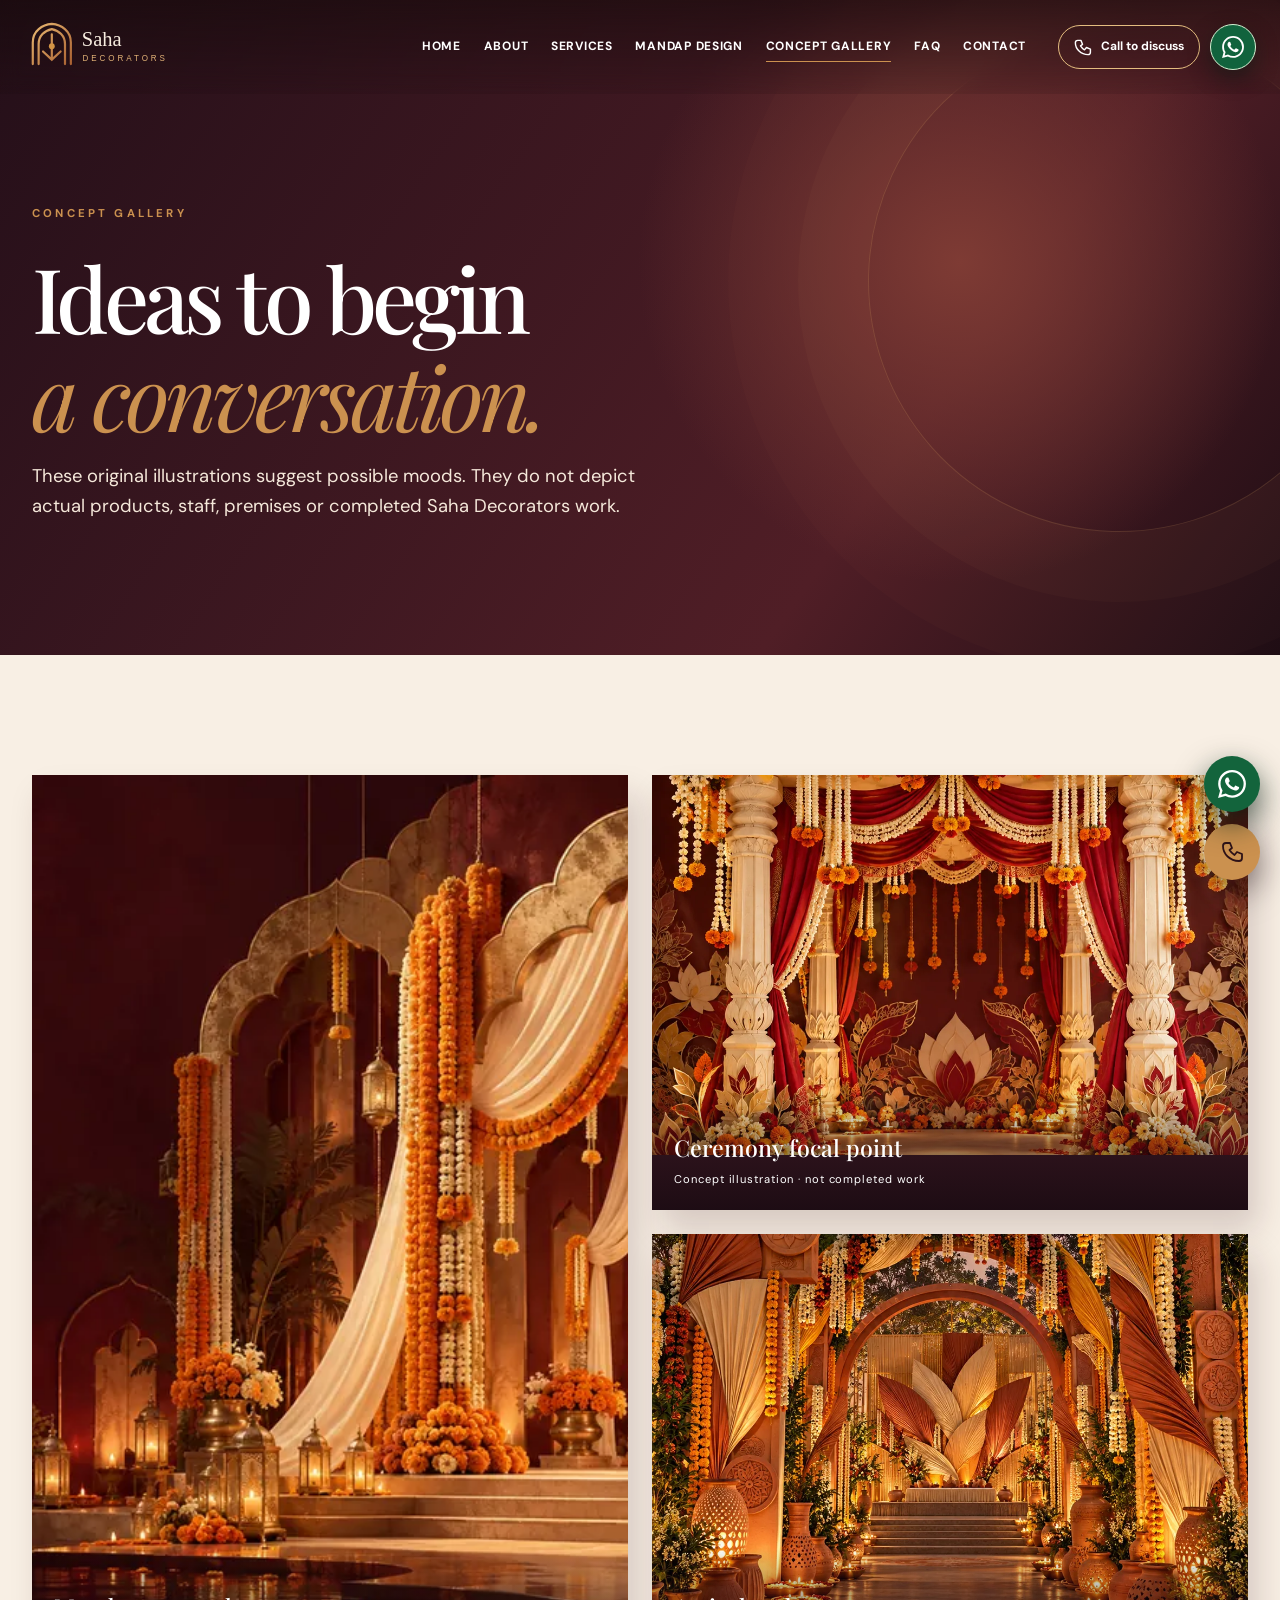
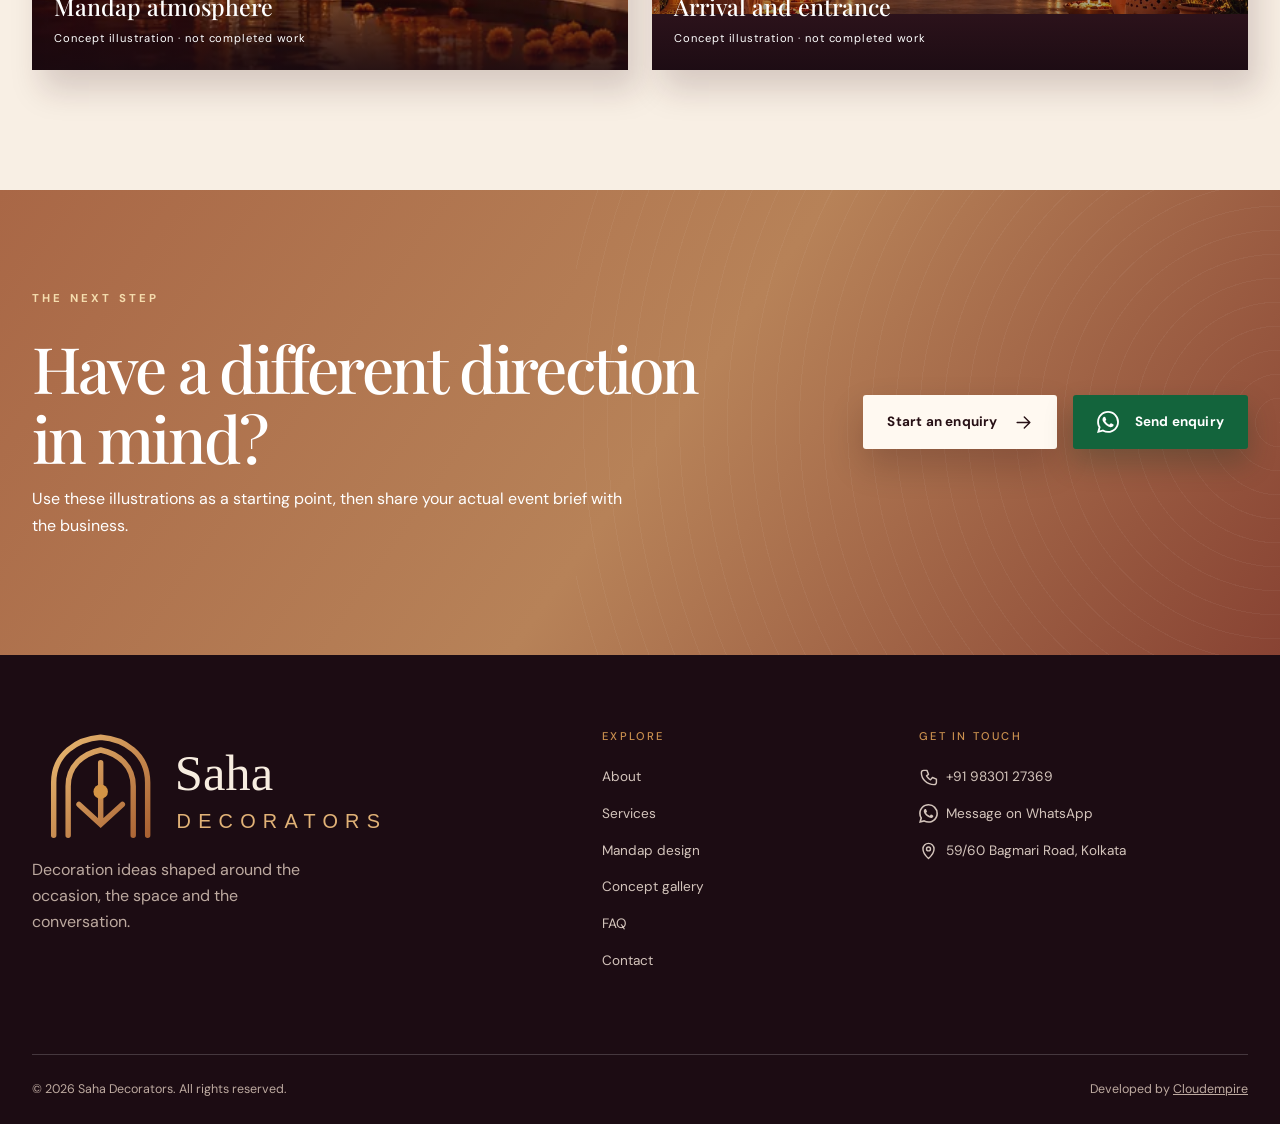
<file: concept-gallery.html>
<!doctype html><html lang="en-IN"><head><meta charset="utf-8"><meta name="viewport" content="width=device-width,initial-scale=1"><title>Concept Gallery | Saha Decorators Kolkata</title><meta name="description" content="Explore original, clearly labeled event and mandap decoration concept illustrations for Saha Decorators in Kolkata."><link rel="canonical" href="https://cloudempiretech.github.io/saha-decorators-kolkata/concept-gallery.html"><link rel="icon" type="image/svg+xml" href="assets/favicon.svg"><meta name="theme-color" content="#2d1218"><meta property="og:title" content="Concept Gallery | Saha Decorators Kolkata"><meta property="og:description" content="Explore original, clearly labeled event and mandap decoration concept illustrations for Saha Decorators in Kolkata."><meta property="og:url" content="https://cloudempiretech.github.io/saha-decorators-kolkata/concept-gallery.html"><meta property="og:type" content="website"><link rel="stylesheet" href="assets/style.css"><script type="application/ld+json">{"@context":"https://schema.org","@type":"LocalBusiness","name":"Saha Decorators","url":"https://cloudempiretech.github.io/saha-decorators-kolkata/","telephone":"+919830127369","address":{"@type":"PostalAddress","streetAddress":"59/60 Bagmari Road","addressLocality":"Kankurgachi, Kolkata","addressRegion":"West Bengal","postalCode":"700054","addressCountry":"IN"},"description":"Event and mandap decoration enquiries in Kolkata."}</script><script src="assets/site.js" defer></script></head><body data-page="concept-gallery.html"><a class="skip" href="#main">Skip to content</a><div class="page-shell"><header class="site-header"><div class="header-inner"><a class="brand" href="index.html" aria-label="Saha Decorators home"><img src="assets/logo.svg" alt="Saha Decorators proposed logo" width="240" height="60"></a><button class="menu-toggle" type="button" aria-label="Open menu" aria-expanded="false" aria-controls="site-nav"><span></span><span></span><span></span></button><nav id="site-nav" aria-label="Main navigation"><a href="index.html">Home</a><a href="about.html">About</a><a href="services.html">Services</a><a href="mandap-decoration.html">Mandap design</a><a href="concept-gallery.html" aria-current="page">Concept gallery</a><a href="faq.html">FAQ</a><a href="contact.html">Contact</a></nav><div class="header-actions"><a class="header-call" href="tel:+919830127369" aria-label="Call Saha Decorators at +91 98301 27369"><svg viewBox="0 0 24 24" aria-hidden="true" fill="none" stroke="currentColor" stroke-width="1.8" stroke-linecap="round" stroke-linejoin="round"><path d="M6 3h4l2 5-2.5 2a16 16 0 0 0 5 5L17 12l5 2v4a3 3 0 0 1-3 3C10 21 3 14 3 6a3 3 0 0 1 3-3Z"/></svg><span>Call to discuss</span></a><a class="header-whatsapp" href="https://wa.me/919830127369" target="_blank" rel="noopener noreferrer" aria-label="Message Saha Decorators on WhatsApp" title="Message Saha Decorators on WhatsApp"><svg viewBox="0 0 24 24" aria-hidden="true" fill="currentColor"><path d="M17.472 14.382c-.297-.149-1.758-.867-2.03-.967-.273-.099-.471-.148-.67.15-.197.297-.767.966-.94 1.164-.173.199-.347.223-.644.075-.297-.15-1.255-.463-2.39-1.475-.883-.788-1.48-1.761-1.653-2.059-.173-.297-.018-.458.13-.606.134-.133.298-.347.446-.52.149-.174.198-.298.298-.497.099-.198.05-.371-.025-.52-.075-.149-.669-1.612-.916-2.207-.242-.579-.487-.5-.669-.51-.173-.008-.371-.01-.57-.01-.198 0-.52.074-.792.372-.272.297-1.04 1.016-1.04 2.479 0 1.462 1.065 2.875 1.213 3.074.149.198 2.096 3.2 5.077 4.487.709.306 1.262.489 1.694.625.712.227 1.36.195 1.871.118.571-.085 1.758-.719 2.006-1.413.248-.694.248-1.289.173-1.413-.074-.124-.272-.198-.57-.347m-5.421 7.403h-.004a9.87 9.87 0 01-5.031-1.378l-.361-.214-3.741.982.998-3.648-.235-.374a9.86 9.86 0 01-1.51-5.26c.001-5.45 4.436-9.884 9.888-9.884 2.64 0 5.122 1.03 6.988 2.898a9.825 9.825 0 012.893 6.994c-.003 5.45-4.437 9.884-9.885 9.884m8.413-18.297A11.815 11.815 0 0012.05 0C5.495 0 .16 5.335.157 11.892c0 2.096.547 4.142 1.588 5.945L.057 24l6.305-1.654a11.882 11.882 0 005.683 1.448h.005c6.554 0 11.89-5.335 11.893-11.893a11.821 11.821 0 00-3.48-8.413Z"/></svg></a></div></div></header><main id="main"><section class="inner-hero"><div class="orb orb-one"></div><div class="container"><p class="eyebrow reveal">Concept gallery</p><h1 class="reveal">Ideas to begin<br><em>a conversation.</em></h1><p class="lead reveal">These original illustrations suggest possible moods. They do not depict actual products, staff, premises or completed Saha Decorators work.</p></div></section><section class="section warm"><div class="container gallery-grid"><figure class="gallery-item large reveal"><picture class=""><source type="image/webp" srcset="assets/mandap-concept-600.webp 600w, assets/mandap-concept-1100.webp 1100w, assets/mandap-concept-1600.webp 1600w" sizes="(max-width: 700px) 100vw, 50vw"><img src="assets/mandap-concept-1100.webp" alt="Illustration of an ivory-draped marigold ceremonial stage concept" width="1100" height="1000" loading="lazy" decoding="async"></picture><figcaption><strong>Mandap atmosphere</strong><span>Concept illustration · not completed work</span></figcaption></figure><figure class="gallery-item reveal"><picture class=""><source type="image/webp" srcset="assets/ceremony-concept-600.webp 600w, assets/ceremony-concept-1100.webp 1100w" sizes="(max-width: 700px) 100vw, 50vw"><img src="assets/ceremony-concept-1100.webp" alt="Illustration of an ornate floral mandap concept" width="1100" height="1000" loading="lazy" decoding="async"></picture><figcaption><strong>Ceremony focal point</strong><span>Concept illustration · not completed work</span></figcaption></figure><figure class="gallery-item reveal"><picture class=""><source type="image/webp" srcset="assets/entrance-concept-600.webp 600w, assets/entrance-concept-1100.webp 1100w" sizes="(max-width: 700px) 100vw, 50vw"><img src="assets/entrance-concept-1100.webp" alt="Illustration of a terracotta floral event entrance concept" width="1100" height="1000" loading="lazy" decoding="async"></picture><figcaption><strong>Arrival and entrance</strong><span>Concept illustration · not completed work</span></figcaption></figure></div></section><section class="cta-block reveal"><div class="container cta-inner"><div><p class="eyebrow">The next step</p><h2>Have a different direction in mind?</h2><p>Use these illustrations as a starting point, then share your actual event brief with the business.</p></div><div class="cta-actions"><a class="button light" href="contact.html#enquiry">Start an enquiry <svg viewBox="0 0 24 24" aria-hidden="true" fill="none" stroke="currentColor" stroke-width="1.8" stroke-linecap="round" stroke-linejoin="round"><path d="M4 12h16m-7-7 7 7-7 7"/></svg></a><a class="button whatsapp-button" href="https://wa.me/919830127369" target="_blank" rel="noopener noreferrer"><svg viewBox="0 0 24 24" aria-hidden="true" fill="currentColor"><path d="M17.472 14.382c-.297-.149-1.758-.867-2.03-.967-.273-.099-.471-.148-.67.15-.197.297-.767.966-.94 1.164-.173.199-.347.223-.644.075-.297-.15-1.255-.463-2.39-1.475-.883-.788-1.48-1.761-1.653-2.059-.173-.297-.018-.458.13-.606.134-.133.298-.347.446-.52.149-.174.198-.298.298-.497.099-.198.05-.371-.025-.52-.075-.149-.669-1.612-.916-2.207-.242-.579-.487-.5-.669-.51-.173-.008-.371-.01-.57-.01-.198 0-.52.074-.792.372-.272.297-1.04 1.016-1.04 2.479 0 1.462 1.065 2.875 1.213 3.074.149.198 2.096 3.2 5.077 4.487.709.306 1.262.489 1.694.625.712.227 1.36.195 1.871.118.571-.085 1.758-.719 2.006-1.413.248-.694.248-1.289.173-1.413-.074-.124-.272-.198-.57-.347m-5.421 7.403h-.004a9.87 9.87 0 01-5.031-1.378l-.361-.214-3.741.982.998-3.648-.235-.374a9.86 9.86 0 01-1.51-5.26c.001-5.45 4.436-9.884 9.888-9.884 2.64 0 5.122 1.03 6.988 2.898a9.825 9.825 0 012.893 6.994c-.003 5.45-4.437 9.884-9.885 9.884m8.413-18.297A11.815 11.815 0 0012.05 0C5.495 0 .16 5.335.157 11.892c0 2.096.547 4.142 1.588 5.945L.057 24l6.305-1.654a11.882 11.882 0 005.683 1.448h.005c6.554 0 11.89-5.335 11.893-11.893a11.821 11.821 0 00-3.48-8.413Z"/></svg> Send enquiry</a></div></div></section></main><footer class="site-footer"><div class="footer-top"><div><a class="brand" href="index.html"><img src="assets/logo.svg" alt="Saha Decorators proposed logo" width="240" height="60"></a><p>Decoration ideas shaped around the occasion, the space and the conversation.</p></div><div><h2>Explore</h2><a href="about.html">About</a><a href="services.html">Services</a><a href="mandap-decoration.html">Mandap design</a><a href="concept-gallery.html">Concept gallery</a><a href="faq.html">FAQ</a><a href="contact.html">Contact</a></div><div><h2>Get in touch</h2><a href="tel:+919830127369"><svg viewBox="0 0 24 24" aria-hidden="true" fill="none" stroke="currentColor" stroke-width="1.8" stroke-linecap="round" stroke-linejoin="round"><path d="M6 3h4l2 5-2.5 2a16 16 0 0 0 5 5L17 12l5 2v4a3 3 0 0 1-3 3C10 21 3 14 3 6a3 3 0 0 1 3-3Z"/></svg> +91 98301 27369</a><a href="https://wa.me/919830127369" target="_blank" rel="noopener noreferrer" aria-label="Message Saha Decorators on WhatsApp"><svg viewBox="0 0 24 24" aria-hidden="true" fill="currentColor"><path d="M17.472 14.382c-.297-.149-1.758-.867-2.03-.967-.273-.099-.471-.148-.67.15-.197.297-.767.966-.94 1.164-.173.199-.347.223-.644.075-.297-.15-1.255-.463-2.39-1.475-.883-.788-1.48-1.761-1.653-2.059-.173-.297-.018-.458.13-.606.134-.133.298-.347.446-.52.149-.174.198-.298.298-.497.099-.198.05-.371-.025-.52-.075-.149-.669-1.612-.916-2.207-.242-.579-.487-.5-.669-.51-.173-.008-.371-.01-.57-.01-.198 0-.52.074-.792.372-.272.297-1.04 1.016-1.04 2.479 0 1.462 1.065 2.875 1.213 3.074.149.198 2.096 3.2 5.077 4.487.709.306 1.262.489 1.694.625.712.227 1.36.195 1.871.118.571-.085 1.758-.719 2.006-1.413.248-.694.248-1.289.173-1.413-.074-.124-.272-.198-.57-.347m-5.421 7.403h-.004a9.87 9.87 0 01-5.031-1.378l-.361-.214-3.741.982.998-3.648-.235-.374a9.86 9.86 0 01-1.51-5.26c.001-5.45 4.436-9.884 9.888-9.884 2.64 0 5.122 1.03 6.988 2.898a9.825 9.825 0 012.893 6.994c-.003 5.45-4.437 9.884-9.885 9.884m8.413-18.297A11.815 11.815 0 0012.05 0C5.495 0 .16 5.335.157 11.892c0 2.096.547 4.142 1.588 5.945L.057 24l6.305-1.654a11.882 11.882 0 005.683 1.448h.005c6.554 0 11.89-5.335 11.893-11.893a11.821 11.821 0 00-3.48-8.413Z"/></svg> Message on WhatsApp</a><a href="https://www.google.com/maps/search/?api=1&query=59%2F60%20Bagmari%20Road%20Kankurgachi%20Kolkata%20700054" target="_blank" rel="noopener noreferrer"><svg viewBox="0 0 24 24" aria-hidden="true" fill="none" stroke="currentColor" stroke-width="1.8" stroke-linecap="round" stroke-linejoin="round"><path d="M12 22s7-6.2 7-12a7 7 0 1 0-14 0c0 5.8 7 12 7 12Z"/><circle cx="12" cy="10" r="2.5"/></svg> 59/60 Bagmari Road, Kolkata</a></div></div><div class="footer-bottom"><span>© 2026 Saha Decorators. All rights reserved.</span><span>Developed by <a href="https://cloudempire.tech/" target="_blank" rel="noopener noreferrer">Cloudempire</a></span></div></footer></div><a class="floating-call" href="tel:+919830127369" aria-label="Call Saha Decorators" title="Call Saha Decorators"><svg viewBox="0 0 24 24" aria-hidden="true" fill="none" stroke="currentColor" stroke-width="1.8" stroke-linecap="round" stroke-linejoin="round"><path d="M6 3h4l2 5-2.5 2a16 16 0 0 0 5 5L17 12l5 2v4a3 3 0 0 1-3 3C10 21 3 14 3 6a3 3 0 0 1 3-3Z"/></svg></a><a class="floating-whatsapp" href="https://wa.me/919830127369" target="_blank" rel="noopener noreferrer" aria-label="Message Saha Decorators on WhatsApp" title="Message Saha Decorators on WhatsApp"><svg viewBox="0 0 24 24" aria-hidden="true" fill="currentColor"><path d="M17.472 14.382c-.297-.149-1.758-.867-2.03-.967-.273-.099-.471-.148-.67.15-.197.297-.767.966-.94 1.164-.173.199-.347.223-.644.075-.297-.15-1.255-.463-2.39-1.475-.883-.788-1.48-1.761-1.653-2.059-.173-.297-.018-.458.13-.606.134-.133.298-.347.446-.52.149-.174.198-.298.298-.497.099-.198.05-.371-.025-.52-.075-.149-.669-1.612-.916-2.207-.242-.579-.487-.5-.669-.51-.173-.008-.371-.01-.57-.01-.198 0-.52.074-.792.372-.272.297-1.04 1.016-1.04 2.479 0 1.462 1.065 2.875 1.213 3.074.149.198 2.096 3.2 5.077 4.487.709.306 1.262.489 1.694.625.712.227 1.36.195 1.871.118.571-.085 1.758-.719 2.006-1.413.248-.694.248-1.289.173-1.413-.074-.124-.272-.198-.57-.347m-5.421 7.403h-.004a9.87 9.87 0 01-5.031-1.378l-.361-.214-3.741.982.998-3.648-.235-.374a9.86 9.86 0 01-1.51-5.26c.001-5.45 4.436-9.884 9.888-9.884 2.64 0 5.122 1.03 6.988 2.898a9.825 9.825 0 012.893 6.994c-.003 5.45-4.437 9.884-9.885 9.884m8.413-18.297A11.815 11.815 0 0012.05 0C5.495 0 .16 5.335.157 11.892c0 2.096.547 4.142 1.588 5.945L.057 24l6.305-1.654a11.882 11.882 0 005.683 1.448h.005c6.554 0 11.89-5.335 11.893-11.893a11.821 11.821 0 00-3.48-8.413Z"/></svg></a></body></html>
</file>
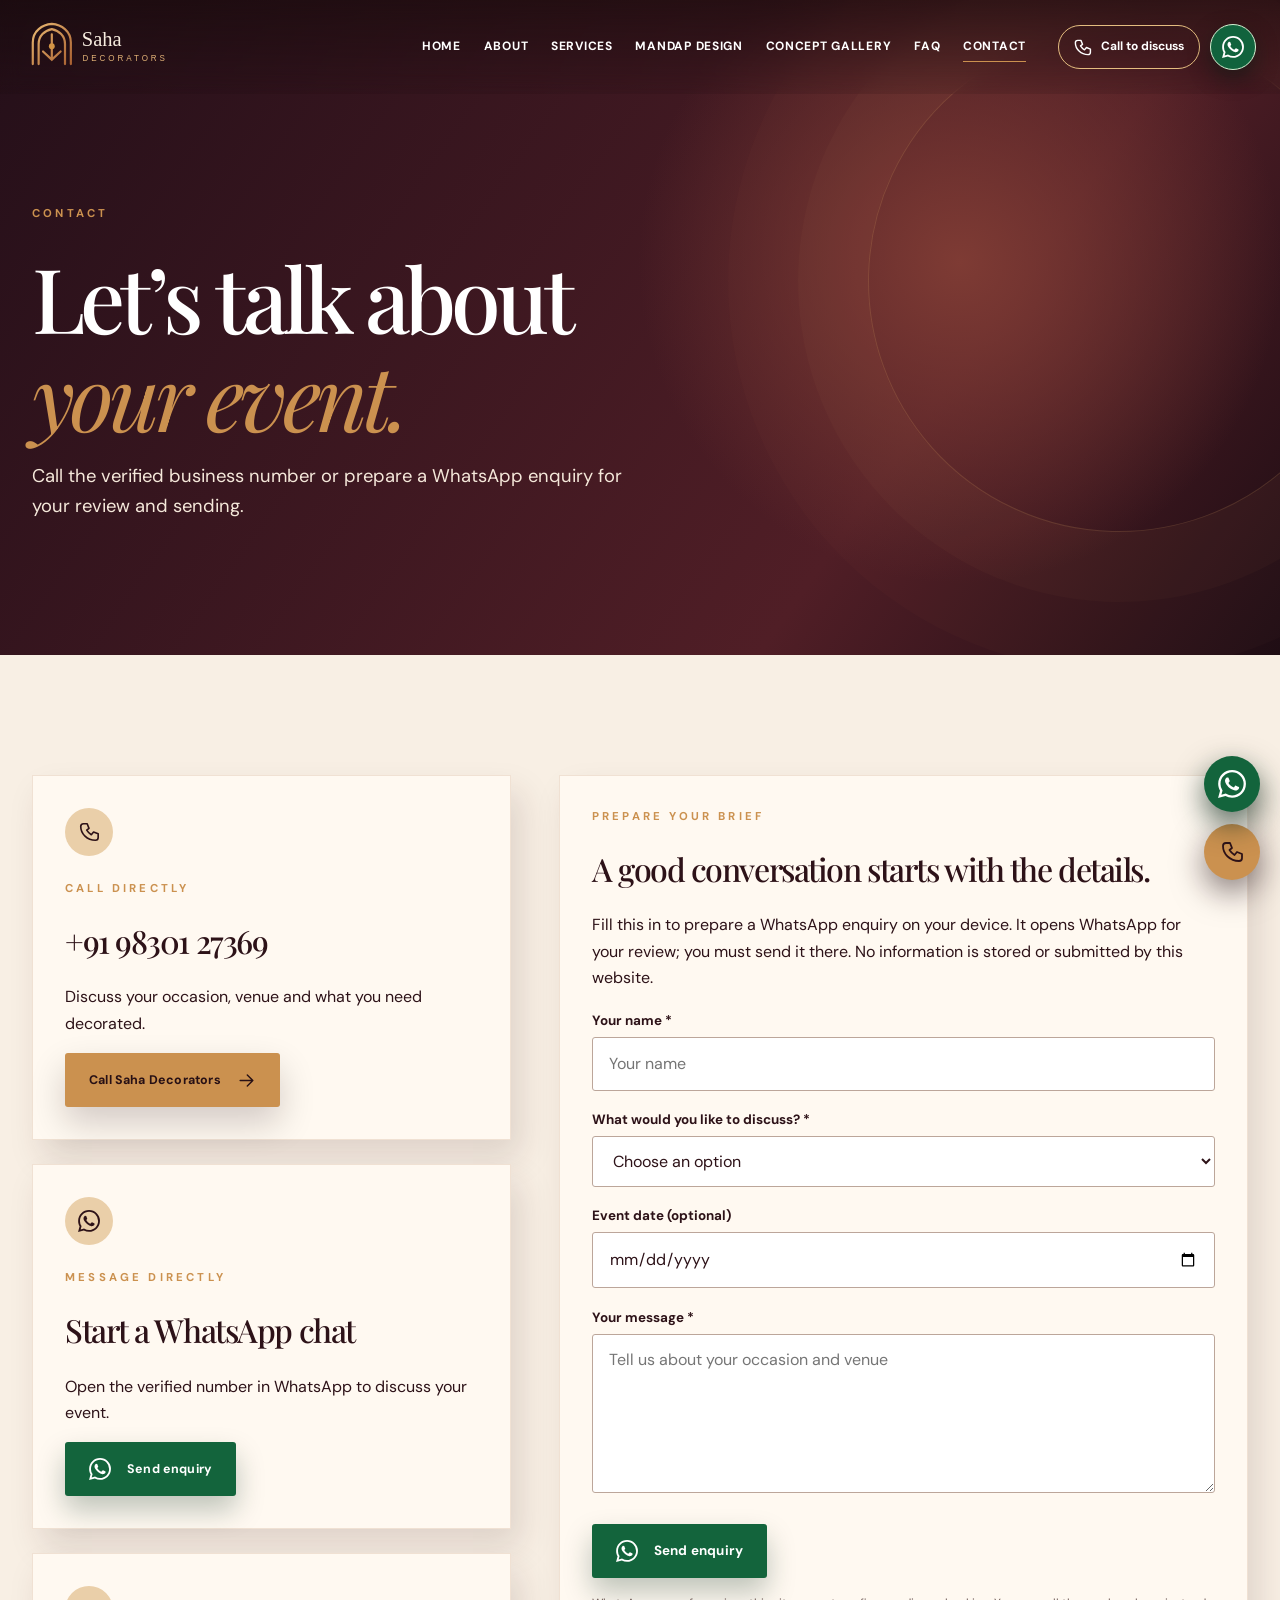
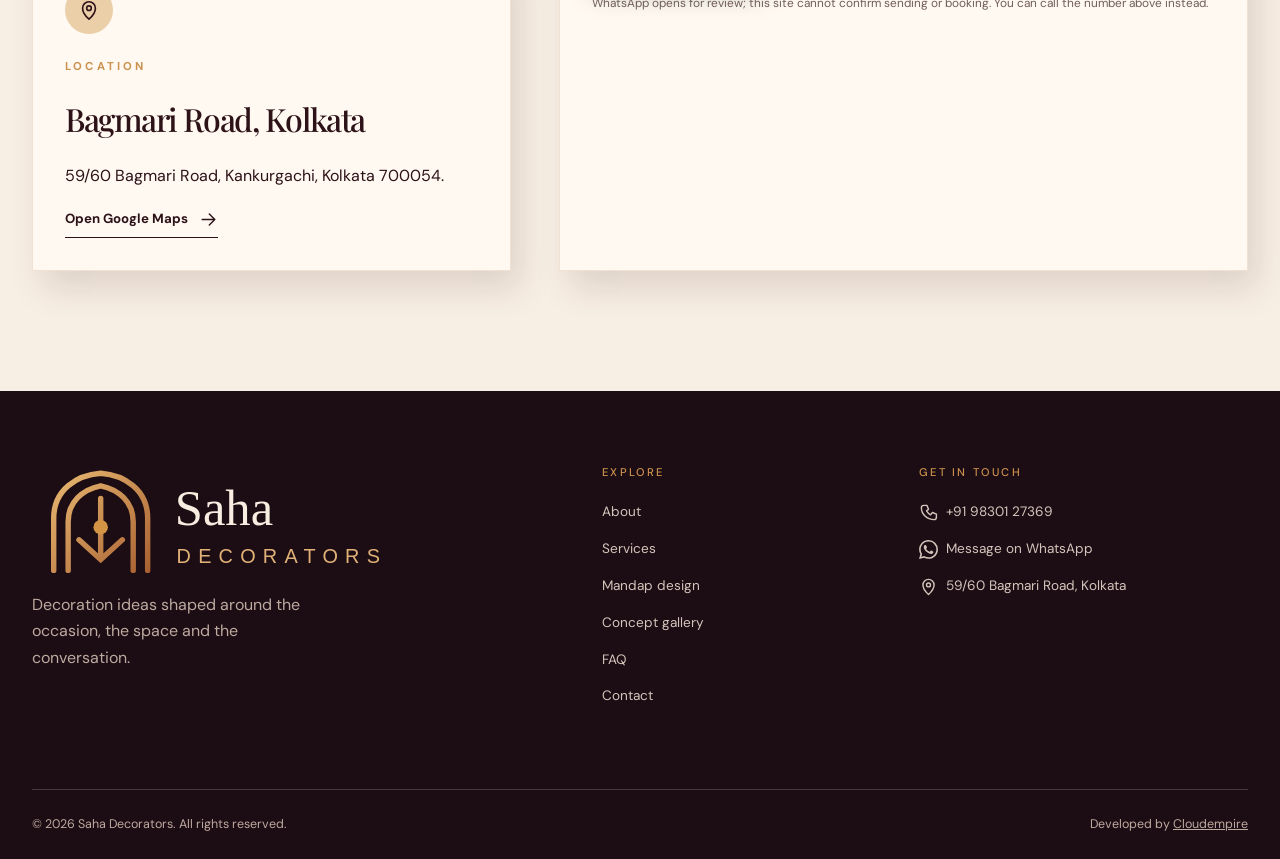
<file: contact.html>
<!doctype html><html lang="en-IN"><head><meta charset="utf-8"><meta name="viewport" content="width=device-width,initial-scale=1"><title>Contact Saha Decorators | Bagmari Road Kolkata</title><meta name="description" content="Call Saha Decorators at +91 98301 27369 or prepare a WhatsApp enquiry for event and mandap decoration in Kolkata."><link rel="canonical" href="https://cloudempiretech.github.io/saha-decorators-kolkata/contact.html"><link rel="icon" type="image/svg+xml" href="assets/favicon.svg"><meta name="theme-color" content="#2d1218"><meta property="og:title" content="Contact Saha Decorators | Bagmari Road Kolkata"><meta property="og:description" content="Call Saha Decorators at +91 98301 27369 or prepare a WhatsApp enquiry for event and mandap decoration in Kolkata."><meta property="og:url" content="https://cloudempiretech.github.io/saha-decorators-kolkata/contact.html"><meta property="og:type" content="website"><link rel="stylesheet" href="assets/style.css"><script type="application/ld+json">{"@context":"https://schema.org","@type":"LocalBusiness","name":"Saha Decorators","url":"https://cloudempiretech.github.io/saha-decorators-kolkata/","telephone":"+919830127369","address":{"@type":"PostalAddress","streetAddress":"59/60 Bagmari Road","addressLocality":"Kankurgachi, Kolkata","addressRegion":"West Bengal","postalCode":"700054","addressCountry":"IN"},"description":"Event and mandap decoration enquiries in Kolkata."}</script><script src="assets/site.js" defer></script></head><body data-page="contact.html"><a class="skip" href="#main">Skip to content</a><div class="page-shell"><header class="site-header"><div class="header-inner"><a class="brand" href="index.html" aria-label="Saha Decorators home"><img src="assets/logo.svg" alt="Saha Decorators proposed logo" width="240" height="60"></a><button class="menu-toggle" type="button" aria-label="Open menu" aria-expanded="false" aria-controls="site-nav"><span></span><span></span><span></span></button><nav id="site-nav" aria-label="Main navigation"><a href="index.html">Home</a><a href="about.html">About</a><a href="services.html">Services</a><a href="mandap-decoration.html">Mandap design</a><a href="concept-gallery.html">Concept gallery</a><a href="faq.html">FAQ</a><a href="contact.html" aria-current="page">Contact</a></nav><div class="header-actions"><a class="header-call" href="tel:+919830127369" aria-label="Call Saha Decorators at +91 98301 27369"><svg viewBox="0 0 24 24" aria-hidden="true" fill="none" stroke="currentColor" stroke-width="1.8" stroke-linecap="round" stroke-linejoin="round"><path d="M6 3h4l2 5-2.5 2a16 16 0 0 0 5 5L17 12l5 2v4a3 3 0 0 1-3 3C10 21 3 14 3 6a3 3 0 0 1 3-3Z"/></svg><span>Call to discuss</span></a><a class="header-whatsapp" href="https://wa.me/919830127369" target="_blank" rel="noopener noreferrer" aria-label="Message Saha Decorators on WhatsApp" title="Message Saha Decorators on WhatsApp"><svg viewBox="0 0 24 24" aria-hidden="true" fill="currentColor"><path d="M17.472 14.382c-.297-.149-1.758-.867-2.03-.967-.273-.099-.471-.148-.67.15-.197.297-.767.966-.94 1.164-.173.199-.347.223-.644.075-.297-.15-1.255-.463-2.39-1.475-.883-.788-1.48-1.761-1.653-2.059-.173-.297-.018-.458.13-.606.134-.133.298-.347.446-.52.149-.174.198-.298.298-.497.099-.198.05-.371-.025-.52-.075-.149-.669-1.612-.916-2.207-.242-.579-.487-.5-.669-.51-.173-.008-.371-.01-.57-.01-.198 0-.52.074-.792.372-.272.297-1.04 1.016-1.04 2.479 0 1.462 1.065 2.875 1.213 3.074.149.198 2.096 3.2 5.077 4.487.709.306 1.262.489 1.694.625.712.227 1.36.195 1.871.118.571-.085 1.758-.719 2.006-1.413.248-.694.248-1.289.173-1.413-.074-.124-.272-.198-.57-.347m-5.421 7.403h-.004a9.87 9.87 0 01-5.031-1.378l-.361-.214-3.741.982.998-3.648-.235-.374a9.86 9.86 0 01-1.51-5.26c.001-5.45 4.436-9.884 9.888-9.884 2.64 0 5.122 1.03 6.988 2.898a9.825 9.825 0 012.893 6.994c-.003 5.45-4.437 9.884-9.885 9.884m8.413-18.297A11.815 11.815 0 0012.05 0C5.495 0 .16 5.335.157 11.892c0 2.096.547 4.142 1.588 5.945L.057 24l6.305-1.654a11.882 11.882 0 005.683 1.448h.005c6.554 0 11.89-5.335 11.893-11.893a11.821 11.821 0 00-3.48-8.413Z"/></svg></a></div></div></header><main id="main"><section class="inner-hero"><div class="orb orb-one"></div><div class="container"><p class="eyebrow reveal">Contact</p><h1 class="reveal">Let’s talk about<br><em>your event.</em></h1><p class="lead reveal">Call the verified business number or prepare a WhatsApp enquiry for your review and sending.</p></div></section><section class="section warm"><div class="container contact-grid"><div class="contact-cards reveal"><div class="contact-card"><span class="icon-disc"><svg viewBox="0 0 24 24" aria-hidden="true" fill="none" stroke="currentColor" stroke-width="1.8" stroke-linecap="round" stroke-linejoin="round"><path d="M6 3h4l2 5-2.5 2a16 16 0 0 0 5 5L17 12l5 2v4a3 3 0 0 1-3 3C10 21 3 14 3 6a3 3 0 0 1 3-3Z"/></svg></span><p class="eyebrow">Call directly</p><h2>+91 98301 27369</h2><p>Discuss your occasion, venue and what you need decorated.</p><a class="button" href="tel:+919830127369">Call Saha Decorators <svg viewBox="0 0 24 24" aria-hidden="true" fill="none" stroke="currentColor" stroke-width="1.8" stroke-linecap="round" stroke-linejoin="round"><path d="M4 12h16m-7-7 7 7-7 7"/></svg></a></div><div class="contact-card"><span class="icon-disc"><svg viewBox="0 0 24 24" aria-hidden="true" fill="currentColor"><path d="M17.472 14.382c-.297-.149-1.758-.867-2.03-.967-.273-.099-.471-.148-.67.15-.197.297-.767.966-.94 1.164-.173.199-.347.223-.644.075-.297-.15-1.255-.463-2.39-1.475-.883-.788-1.48-1.761-1.653-2.059-.173-.297-.018-.458.13-.606.134-.133.298-.347.446-.52.149-.174.198-.298.298-.497.099-.198.05-.371-.025-.52-.075-.149-.669-1.612-.916-2.207-.242-.579-.487-.5-.669-.51-.173-.008-.371-.01-.57-.01-.198 0-.52.074-.792.372-.272.297-1.04 1.016-1.04 2.479 0 1.462 1.065 2.875 1.213 3.074.149.198 2.096 3.2 5.077 4.487.709.306 1.262.489 1.694.625.712.227 1.36.195 1.871.118.571-.085 1.758-.719 2.006-1.413.248-.694.248-1.289.173-1.413-.074-.124-.272-.198-.57-.347m-5.421 7.403h-.004a9.87 9.87 0 01-5.031-1.378l-.361-.214-3.741.982.998-3.648-.235-.374a9.86 9.86 0 01-1.51-5.26c.001-5.45 4.436-9.884 9.888-9.884 2.64 0 5.122 1.03 6.988 2.898a9.825 9.825 0 012.893 6.994c-.003 5.45-4.437 9.884-9.885 9.884m8.413-18.297A11.815 11.815 0 0012.05 0C5.495 0 .16 5.335.157 11.892c0 2.096.547 4.142 1.588 5.945L.057 24l6.305-1.654a11.882 11.882 0 005.683 1.448h.005c6.554 0 11.89-5.335 11.893-11.893a11.821 11.821 0 00-3.48-8.413Z"/></svg></span><p class="eyebrow">Message directly</p><h2>Start a WhatsApp chat</h2><p>Open the verified number in WhatsApp to discuss your event.</p><a class="button whatsapp-button" href="https://wa.me/919830127369" target="_blank" rel="noopener noreferrer"><svg viewBox="0 0 24 24" aria-hidden="true" fill="currentColor"><path d="M17.472 14.382c-.297-.149-1.758-.867-2.03-.967-.273-.099-.471-.148-.67.15-.197.297-.767.966-.94 1.164-.173.199-.347.223-.644.075-.297-.15-1.255-.463-2.39-1.475-.883-.788-1.48-1.761-1.653-2.059-.173-.297-.018-.458.13-.606.134-.133.298-.347.446-.52.149-.174.198-.298.298-.497.099-.198.05-.371-.025-.52-.075-.149-.669-1.612-.916-2.207-.242-.579-.487-.5-.669-.51-.173-.008-.371-.01-.57-.01-.198 0-.52.074-.792.372-.272.297-1.04 1.016-1.04 2.479 0 1.462 1.065 2.875 1.213 3.074.149.198 2.096 3.2 5.077 4.487.709.306 1.262.489 1.694.625.712.227 1.36.195 1.871.118.571-.085 1.758-.719 2.006-1.413.248-.694.248-1.289.173-1.413-.074-.124-.272-.198-.57-.347m-5.421 7.403h-.004a9.87 9.87 0 01-5.031-1.378l-.361-.214-3.741.982.998-3.648-.235-.374a9.86 9.86 0 01-1.51-5.26c.001-5.45 4.436-9.884 9.888-9.884 2.64 0 5.122 1.03 6.988 2.898a9.825 9.825 0 012.893 6.994c-.003 5.45-4.437 9.884-9.885 9.884m8.413-18.297A11.815 11.815 0 0012.05 0C5.495 0 .16 5.335.157 11.892c0 2.096.547 4.142 1.588 5.945L.057 24l6.305-1.654a11.882 11.882 0 005.683 1.448h.005c6.554 0 11.89-5.335 11.893-11.893a11.821 11.821 0 00-3.48-8.413Z"/></svg> Send enquiry</a></div><div class="contact-card"><span class="icon-disc"><svg viewBox="0 0 24 24" aria-hidden="true" fill="none" stroke="currentColor" stroke-width="1.8" stroke-linecap="round" stroke-linejoin="round"><path d="M12 22s7-6.2 7-12a7 7 0 1 0-14 0c0 5.8 7 12 7 12Z"/><circle cx="12" cy="10" r="2.5"/></svg></span><p class="eyebrow">Location</p><h2>Bagmari Road, Kolkata</h2><p>59/60 Bagmari Road, Kankurgachi, Kolkata 700054.</p><a class="inline-link" href="https://www.google.com/maps/search/?api=1&query=59%2F60%20Bagmari%20Road%20Kankurgachi%20Kolkata%20700054" target="_blank" rel="noopener noreferrer">Open Google Maps <svg viewBox="0 0 24 24" aria-hidden="true" fill="none" stroke="currentColor" stroke-width="1.8" stroke-linecap="round" stroke-linejoin="round"><path d="M4 12h16m-7-7 7 7-7 7"/></svg></a></div></div><form id="enquiry" class="enquiry-card reveal"><p class="eyebrow">Prepare your brief</p><h2>A good conversation starts with the details.</h2><p>Fill this in to prepare a WhatsApp enquiry on your device. It opens WhatsApp for your review; you must send it there. No information is stored or submitted by this website.</p><label for="name">Your name <span aria-hidden="true">*</span></label><input id="name" name="name" autocomplete="name" required minlength="2" placeholder="Your name"><label for="service">What would you like to discuss? <span aria-hidden="true">*</span></label><select id="service" name="service" required><option value="">Choose an option</option><option>Mandap decoration</option><option>Event decoration</option><option>Another decoration enquiry</option></select><label for="date">Event date (optional)</label><input id="date" name="date" type="date"><label for="message">Your message <span aria-hidden="true">*</span></label><textarea id="message" name="message" required minlength="10" rows="5" placeholder="Tell us about your occasion and venue"></textarea><button class="button whatsapp-button" type="submit"><svg viewBox="0 0 24 24" aria-hidden="true" fill="currentColor"><path d="M17.472 14.382c-.297-.149-1.758-.867-2.03-.967-.273-.099-.471-.148-.67.15-.197.297-.767.966-.94 1.164-.173.199-.347.223-.644.075-.297-.15-1.255-.463-2.39-1.475-.883-.788-1.48-1.761-1.653-2.059-.173-.297-.018-.458.13-.606.134-.133.298-.347.446-.52.149-.174.198-.298.298-.497.099-.198.05-.371-.025-.52-.075-.149-.669-1.612-.916-2.207-.242-.579-.487-.5-.669-.51-.173-.008-.371-.01-.57-.01-.198 0-.52.074-.792.372-.272.297-1.04 1.016-1.04 2.479 0 1.462 1.065 2.875 1.213 3.074.149.198 2.096 3.2 5.077 4.487.709.306 1.262.489 1.694.625.712.227 1.36.195 1.871.118.571-.085 1.758-.719 2.006-1.413.248-.694.248-1.289.173-1.413-.074-.124-.272-.198-.57-.347m-5.421 7.403h-.004a9.87 9.87 0 01-5.031-1.378l-.361-.214-3.741.982.998-3.648-.235-.374a9.86 9.86 0 01-1.51-5.26c.001-5.45 4.436-9.884 9.888-9.884 2.64 0 5.122 1.03 6.988 2.898a9.825 9.825 0 012.893 6.994c-.003 5.45-4.437 9.884-9.885 9.884m8.413-18.297A11.815 11.815 0 0012.05 0C5.495 0 .16 5.335.157 11.892c0 2.096.547 4.142 1.588 5.945L.057 24l6.305-1.654a11.882 11.882 0 005.683 1.448h.005c6.554 0 11.89-5.335 11.893-11.893a11.821 11.821 0 00-3.48-8.413Z"/></svg> Send enquiry</button><p id="form-feedback" role="status" aria-live="polite"></p><p class="form-note">WhatsApp opens for review; this site cannot confirm sending or booking. You can call the number above instead.</p></form></div></section></main><footer class="site-footer"><div class="footer-top"><div><a class="brand" href="index.html"><img src="assets/logo.svg" alt="Saha Decorators proposed logo" width="240" height="60"></a><p>Decoration ideas shaped around the occasion, the space and the conversation.</p></div><div><h2>Explore</h2><a href="about.html">About</a><a href="services.html">Services</a><a href="mandap-decoration.html">Mandap design</a><a href="concept-gallery.html">Concept gallery</a><a href="faq.html">FAQ</a><a href="contact.html">Contact</a></div><div><h2>Get in touch</h2><a href="tel:+919830127369"><svg viewBox="0 0 24 24" aria-hidden="true" fill="none" stroke="currentColor" stroke-width="1.8" stroke-linecap="round" stroke-linejoin="round"><path d="M6 3h4l2 5-2.5 2a16 16 0 0 0 5 5L17 12l5 2v4a3 3 0 0 1-3 3C10 21 3 14 3 6a3 3 0 0 1 3-3Z"/></svg> +91 98301 27369</a><a href="https://wa.me/919830127369" target="_blank" rel="noopener noreferrer" aria-label="Message Saha Decorators on WhatsApp"><svg viewBox="0 0 24 24" aria-hidden="true" fill="currentColor"><path d="M17.472 14.382c-.297-.149-1.758-.867-2.03-.967-.273-.099-.471-.148-.67.15-.197.297-.767.966-.94 1.164-.173.199-.347.223-.644.075-.297-.15-1.255-.463-2.39-1.475-.883-.788-1.48-1.761-1.653-2.059-.173-.297-.018-.458.13-.606.134-.133.298-.347.446-.52.149-.174.198-.298.298-.497.099-.198.05-.371-.025-.52-.075-.149-.669-1.612-.916-2.207-.242-.579-.487-.5-.669-.51-.173-.008-.371-.01-.57-.01-.198 0-.52.074-.792.372-.272.297-1.04 1.016-1.04 2.479 0 1.462 1.065 2.875 1.213 3.074.149.198 2.096 3.2 5.077 4.487.709.306 1.262.489 1.694.625.712.227 1.36.195 1.871.118.571-.085 1.758-.719 2.006-1.413.248-.694.248-1.289.173-1.413-.074-.124-.272-.198-.57-.347m-5.421 7.403h-.004a9.87 9.87 0 01-5.031-1.378l-.361-.214-3.741.982.998-3.648-.235-.374a9.86 9.86 0 01-1.51-5.26c.001-5.45 4.436-9.884 9.888-9.884 2.64 0 5.122 1.03 6.988 2.898a9.825 9.825 0 012.893 6.994c-.003 5.45-4.437 9.884-9.885 9.884m8.413-18.297A11.815 11.815 0 0012.05 0C5.495 0 .16 5.335.157 11.892c0 2.096.547 4.142 1.588 5.945L.057 24l6.305-1.654a11.882 11.882 0 005.683 1.448h.005c6.554 0 11.89-5.335 11.893-11.893a11.821 11.821 0 00-3.48-8.413Z"/></svg> Message on WhatsApp</a><a href="https://www.google.com/maps/search/?api=1&query=59%2F60%20Bagmari%20Road%20Kankurgachi%20Kolkata%20700054" target="_blank" rel="noopener noreferrer"><svg viewBox="0 0 24 24" aria-hidden="true" fill="none" stroke="currentColor" stroke-width="1.8" stroke-linecap="round" stroke-linejoin="round"><path d="M12 22s7-6.2 7-12a7 7 0 1 0-14 0c0 5.8 7 12 7 12Z"/><circle cx="12" cy="10" r="2.5"/></svg> 59/60 Bagmari Road, Kolkata</a></div></div><div class="footer-bottom"><span>© 2026 Saha Decorators. All rights reserved.</span><span>Developed by <a href="https://cloudempire.tech/" target="_blank" rel="noopener noreferrer">Cloudempire</a></span></div></footer></div><a class="floating-call" href="tel:+919830127369" aria-label="Call Saha Decorators" title="Call Saha Decorators"><svg viewBox="0 0 24 24" aria-hidden="true" fill="none" stroke="currentColor" stroke-width="1.8" stroke-linecap="round" stroke-linejoin="round"><path d="M6 3h4l2 5-2.5 2a16 16 0 0 0 5 5L17 12l5 2v4a3 3 0 0 1-3 3C10 21 3 14 3 6a3 3 0 0 1 3-3Z"/></svg></a><a class="floating-whatsapp" href="https://wa.me/919830127369" target="_blank" rel="noopener noreferrer" aria-label="Message Saha Decorators on WhatsApp" title="Message Saha Decorators on WhatsApp"><svg viewBox="0 0 24 24" aria-hidden="true" fill="currentColor"><path d="M17.472 14.382c-.297-.149-1.758-.867-2.03-.967-.273-.099-.471-.148-.67.15-.197.297-.767.966-.94 1.164-.173.199-.347.223-.644.075-.297-.15-1.255-.463-2.39-1.475-.883-.788-1.48-1.761-1.653-2.059-.173-.297-.018-.458.13-.606.134-.133.298-.347.446-.52.149-.174.198-.298.298-.497.099-.198.05-.371-.025-.52-.075-.149-.669-1.612-.916-2.207-.242-.579-.487-.5-.669-.51-.173-.008-.371-.01-.57-.01-.198 0-.52.074-.792.372-.272.297-1.04 1.016-1.04 2.479 0 1.462 1.065 2.875 1.213 3.074.149.198 2.096 3.2 5.077 4.487.709.306 1.262.489 1.694.625.712.227 1.36.195 1.871.118.571-.085 1.758-.719 2.006-1.413.248-.694.248-1.289.173-1.413-.074-.124-.272-.198-.57-.347m-5.421 7.403h-.004a9.87 9.87 0 01-5.031-1.378l-.361-.214-3.741.982.998-3.648-.235-.374a9.86 9.86 0 01-1.51-5.26c.001-5.45 4.436-9.884 9.888-9.884 2.64 0 5.122 1.03 6.988 2.898a9.825 9.825 0 012.893 6.994c-.003 5.45-4.437 9.884-9.885 9.884m8.413-18.297A11.815 11.815 0 0012.05 0C5.495 0 .16 5.335.157 11.892c0 2.096.547 4.142 1.588 5.945L.057 24l6.305-1.654a11.882 11.882 0 005.683 1.448h.005c6.554 0 11.89-5.335 11.893-11.893a11.821 11.821 0 00-3.48-8.413Z"/></svg></a></body></html>
</file>
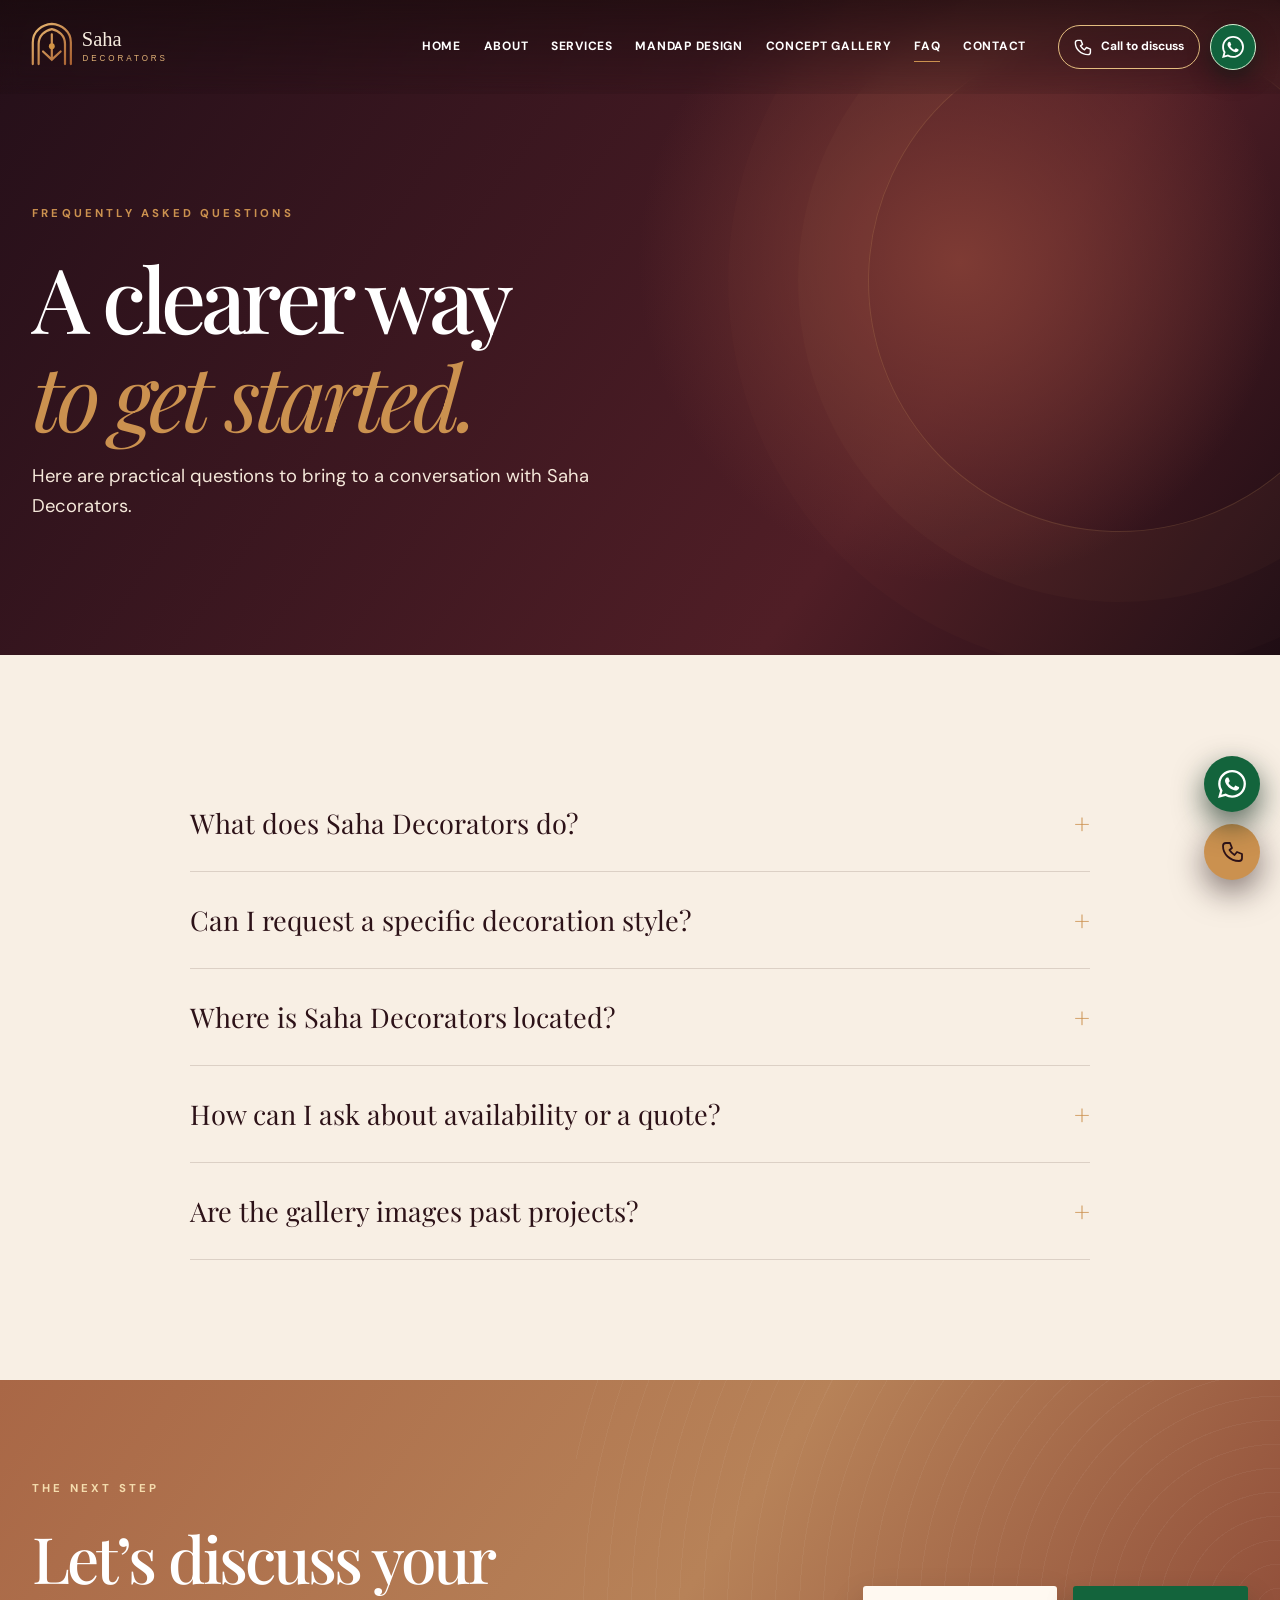
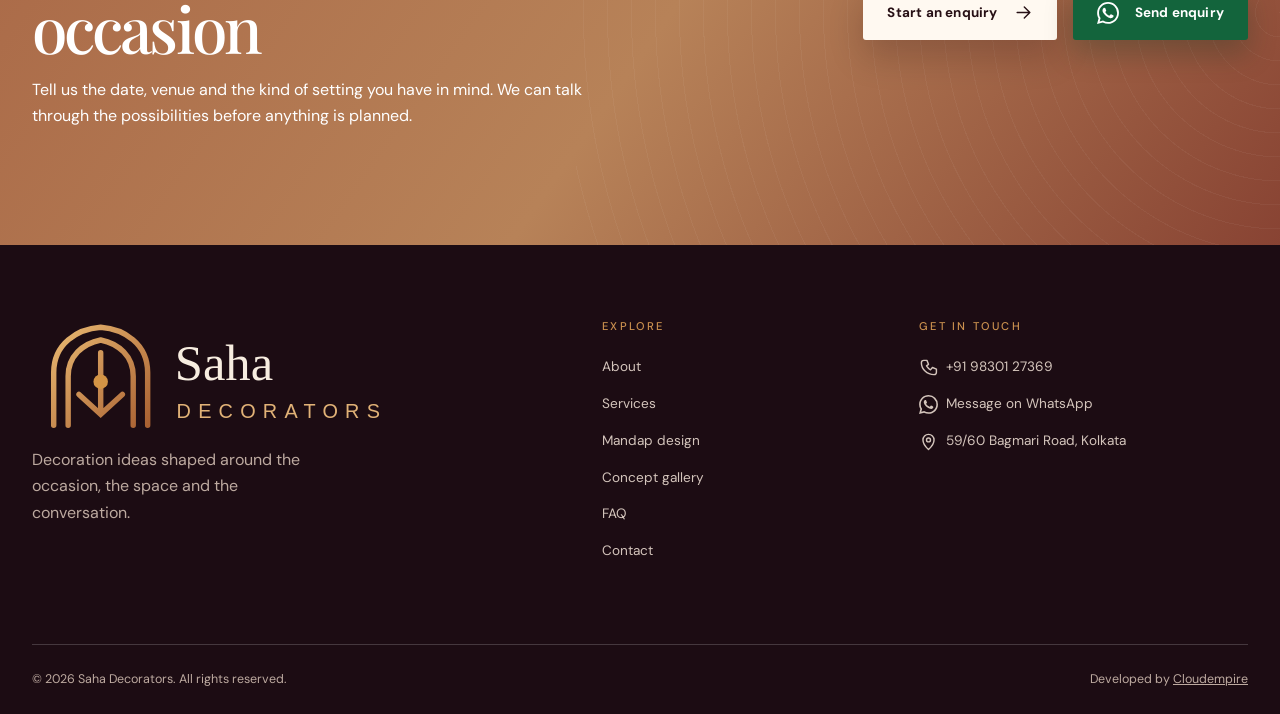
<file: faq.html>
<!doctype html><html lang="en-IN"><head><meta charset="utf-8"><meta name="viewport" content="width=device-width,initial-scale=1"><title>FAQ | Saha Decorators Kolkata</title><meta name="description" content="Answers about Saha Decorators enquiries, location, decoration concepts and how to discuss availability directly."><link rel="canonical" href="https://cloudempiretech.github.io/saha-decorators-kolkata/faq.html"><link rel="icon" type="image/svg+xml" href="assets/favicon.svg"><meta name="theme-color" content="#2d1218"><meta property="og:title" content="FAQ | Saha Decorators Kolkata"><meta property="og:description" content="Answers about Saha Decorators enquiries, location, decoration concepts and how to discuss availability directly."><meta property="og:url" content="https://cloudempiretech.github.io/saha-decorators-kolkata/faq.html"><meta property="og:type" content="website"><link rel="stylesheet" href="assets/style.css"><script type="application/ld+json">{"@context":"https://schema.org","@type":"LocalBusiness","name":"Saha Decorators","url":"https://cloudempiretech.github.io/saha-decorators-kolkata/","telephone":"+919830127369","address":{"@type":"PostalAddress","streetAddress":"59/60 Bagmari Road","addressLocality":"Kankurgachi, Kolkata","addressRegion":"West Bengal","postalCode":"700054","addressCountry":"IN"},"description":"Event and mandap decoration enquiries in Kolkata."}</script><script src="assets/site.js" defer></script></head><body data-page="faq.html"><a class="skip" href="#main">Skip to content</a><div class="page-shell"><header class="site-header"><div class="header-inner"><a class="brand" href="index.html" aria-label="Saha Decorators home"><img src="assets/logo.svg" alt="Saha Decorators proposed logo" width="240" height="60"></a><button class="menu-toggle" type="button" aria-label="Open menu" aria-expanded="false" aria-controls="site-nav"><span></span><span></span><span></span></button><nav id="site-nav" aria-label="Main navigation"><a href="index.html">Home</a><a href="about.html">About</a><a href="services.html">Services</a><a href="mandap-decoration.html">Mandap design</a><a href="concept-gallery.html">Concept gallery</a><a href="faq.html" aria-current="page">FAQ</a><a href="contact.html">Contact</a></nav><div class="header-actions"><a class="header-call" href="tel:+919830127369" aria-label="Call Saha Decorators at +91 98301 27369"><svg viewBox="0 0 24 24" aria-hidden="true" fill="none" stroke="currentColor" stroke-width="1.8" stroke-linecap="round" stroke-linejoin="round"><path d="M6 3h4l2 5-2.5 2a16 16 0 0 0 5 5L17 12l5 2v4a3 3 0 0 1-3 3C10 21 3 14 3 6a3 3 0 0 1 3-3Z"/></svg><span>Call to discuss</span></a><a class="header-whatsapp" href="https://wa.me/919830127369" target="_blank" rel="noopener noreferrer" aria-label="Message Saha Decorators on WhatsApp" title="Message Saha Decorators on WhatsApp"><svg viewBox="0 0 24 24" aria-hidden="true" fill="currentColor"><path d="M17.472 14.382c-.297-.149-1.758-.867-2.03-.967-.273-.099-.471-.148-.67.15-.197.297-.767.966-.94 1.164-.173.199-.347.223-.644.075-.297-.15-1.255-.463-2.39-1.475-.883-.788-1.48-1.761-1.653-2.059-.173-.297-.018-.458.13-.606.134-.133.298-.347.446-.52.149-.174.198-.298.298-.497.099-.198.05-.371-.025-.52-.075-.149-.669-1.612-.916-2.207-.242-.579-.487-.5-.669-.51-.173-.008-.371-.01-.57-.01-.198 0-.52.074-.792.372-.272.297-1.04 1.016-1.04 2.479 0 1.462 1.065 2.875 1.213 3.074.149.198 2.096 3.2 5.077 4.487.709.306 1.262.489 1.694.625.712.227 1.36.195 1.871.118.571-.085 1.758-.719 2.006-1.413.248-.694.248-1.289.173-1.413-.074-.124-.272-.198-.57-.347m-5.421 7.403h-.004a9.87 9.87 0 01-5.031-1.378l-.361-.214-3.741.982.998-3.648-.235-.374a9.86 9.86 0 01-1.51-5.26c.001-5.45 4.436-9.884 9.888-9.884 2.64 0 5.122 1.03 6.988 2.898a9.825 9.825 0 012.893 6.994c-.003 5.45-4.437 9.884-9.885 9.884m8.413-18.297A11.815 11.815 0 0012.05 0C5.495 0 .16 5.335.157 11.892c0 2.096.547 4.142 1.588 5.945L.057 24l6.305-1.654a11.882 11.882 0 005.683 1.448h.005c6.554 0 11.89-5.335 11.893-11.893a11.821 11.821 0 00-3.48-8.413Z"/></svg></a></div></div></header><main id="main"><section class="inner-hero"><div class="orb orb-one"></div><div class="container"><p class="eyebrow reveal">Frequently asked questions</p><h1 class="reveal">A clearer way<br><em>to get started.</em></h1><p class="lead reveal">Here are practical questions to bring to a conversation with Saha Decorators.</p></div></section><section class="section warm"><div class="container faq-list"><details class="reveal"><summary>What does Saha Decorators do?</summary><p>Independent local listings identify the business with decorating contractor and mandap decorator categories. Ask the team about the exact scope for your event.</p></details><details class="reveal"><summary>Can I request a specific decoration style?</summary><p>Share reference ideas and venue details directly. The business can tell you what may be possible; this website does not promise a particular design.</p></details><details class="reveal"><summary>Where is Saha Decorators located?</summary><p>Listings place the business at 59/60 Bagmari Road, Kankurgachi, Kolkata 700054. <a href="https://www.google.com/maps/search/?api=1&query=59%2F60%20Bagmari%20Road%20Kankurgachi%20Kolkata%20700054" target="_blank" rel="noopener noreferrer">Open the location in Google Maps</a>.</p></details><details class="reveal"><summary>How can I ask about availability or a quote?</summary><p>Call <a href="tel:+919830127369">+91 98301 27369</a> and share your date, venue and decoration brief. No pricing or availability is stated here without confirmation.</p></details><details class="reveal"><summary>Are the gallery images past projects?</summary><p>No. They are labeled original concept illustrations. Verified business work photographs were not available for use during preparation.</p></details></div></section><section class="cta-block reveal"><div class="container cta-inner"><div><p class="eyebrow">The next step</p><h2>Let’s discuss your occasion</h2><p>Tell us the date, venue and the kind of setting you have in mind. We can talk through the possibilities before anything is planned.</p></div><div class="cta-actions"><a class="button light" href="contact.html#enquiry">Start an enquiry <svg viewBox="0 0 24 24" aria-hidden="true" fill="none" stroke="currentColor" stroke-width="1.8" stroke-linecap="round" stroke-linejoin="round"><path d="M4 12h16m-7-7 7 7-7 7"/></svg></a><a class="button whatsapp-button" href="https://wa.me/919830127369" target="_blank" rel="noopener noreferrer"><svg viewBox="0 0 24 24" aria-hidden="true" fill="currentColor"><path d="M17.472 14.382c-.297-.149-1.758-.867-2.03-.967-.273-.099-.471-.148-.67.15-.197.297-.767.966-.94 1.164-.173.199-.347.223-.644.075-.297-.15-1.255-.463-2.39-1.475-.883-.788-1.48-1.761-1.653-2.059-.173-.297-.018-.458.13-.606.134-.133.298-.347.446-.52.149-.174.198-.298.298-.497.099-.198.05-.371-.025-.52-.075-.149-.669-1.612-.916-2.207-.242-.579-.487-.5-.669-.51-.173-.008-.371-.01-.57-.01-.198 0-.52.074-.792.372-.272.297-1.04 1.016-1.04 2.479 0 1.462 1.065 2.875 1.213 3.074.149.198 2.096 3.2 5.077 4.487.709.306 1.262.489 1.694.625.712.227 1.36.195 1.871.118.571-.085 1.758-.719 2.006-1.413.248-.694.248-1.289.173-1.413-.074-.124-.272-.198-.57-.347m-5.421 7.403h-.004a9.87 9.87 0 01-5.031-1.378l-.361-.214-3.741.982.998-3.648-.235-.374a9.86 9.86 0 01-1.51-5.26c.001-5.45 4.436-9.884 9.888-9.884 2.64 0 5.122 1.03 6.988 2.898a9.825 9.825 0 012.893 6.994c-.003 5.45-4.437 9.884-9.885 9.884m8.413-18.297A11.815 11.815 0 0012.05 0C5.495 0 .16 5.335.157 11.892c0 2.096.547 4.142 1.588 5.945L.057 24l6.305-1.654a11.882 11.882 0 005.683 1.448h.005c6.554 0 11.89-5.335 11.893-11.893a11.821 11.821 0 00-3.48-8.413Z"/></svg> Send enquiry</a></div></div></section></main><footer class="site-footer"><div class="footer-top"><div><a class="brand" href="index.html"><img src="assets/logo.svg" alt="Saha Decorators proposed logo" width="240" height="60"></a><p>Decoration ideas shaped around the occasion, the space and the conversation.</p></div><div><h2>Explore</h2><a href="about.html">About</a><a href="services.html">Services</a><a href="mandap-decoration.html">Mandap design</a><a href="concept-gallery.html">Concept gallery</a><a href="faq.html">FAQ</a><a href="contact.html">Contact</a></div><div><h2>Get in touch</h2><a href="tel:+919830127369"><svg viewBox="0 0 24 24" aria-hidden="true" fill="none" stroke="currentColor" stroke-width="1.8" stroke-linecap="round" stroke-linejoin="round"><path d="M6 3h4l2 5-2.5 2a16 16 0 0 0 5 5L17 12l5 2v4a3 3 0 0 1-3 3C10 21 3 14 3 6a3 3 0 0 1 3-3Z"/></svg> +91 98301 27369</a><a href="https://wa.me/919830127369" target="_blank" rel="noopener noreferrer" aria-label="Message Saha Decorators on WhatsApp"><svg viewBox="0 0 24 24" aria-hidden="true" fill="currentColor"><path d="M17.472 14.382c-.297-.149-1.758-.867-2.03-.967-.273-.099-.471-.148-.67.15-.197.297-.767.966-.94 1.164-.173.199-.347.223-.644.075-.297-.15-1.255-.463-2.39-1.475-.883-.788-1.48-1.761-1.653-2.059-.173-.297-.018-.458.13-.606.134-.133.298-.347.446-.52.149-.174.198-.298.298-.497.099-.198.05-.371-.025-.52-.075-.149-.669-1.612-.916-2.207-.242-.579-.487-.5-.669-.51-.173-.008-.371-.01-.57-.01-.198 0-.52.074-.792.372-.272.297-1.04 1.016-1.04 2.479 0 1.462 1.065 2.875 1.213 3.074.149.198 2.096 3.2 5.077 4.487.709.306 1.262.489 1.694.625.712.227 1.36.195 1.871.118.571-.085 1.758-.719 2.006-1.413.248-.694.248-1.289.173-1.413-.074-.124-.272-.198-.57-.347m-5.421 7.403h-.004a9.87 9.87 0 01-5.031-1.378l-.361-.214-3.741.982.998-3.648-.235-.374a9.86 9.86 0 01-1.51-5.26c.001-5.45 4.436-9.884 9.888-9.884 2.64 0 5.122 1.03 6.988 2.898a9.825 9.825 0 012.893 6.994c-.003 5.45-4.437 9.884-9.885 9.884m8.413-18.297A11.815 11.815 0 0012.05 0C5.495 0 .16 5.335.157 11.892c0 2.096.547 4.142 1.588 5.945L.057 24l6.305-1.654a11.882 11.882 0 005.683 1.448h.005c6.554 0 11.89-5.335 11.893-11.893a11.821 11.821 0 00-3.48-8.413Z"/></svg> Message on WhatsApp</a><a href="https://www.google.com/maps/search/?api=1&query=59%2F60%20Bagmari%20Road%20Kankurgachi%20Kolkata%20700054" target="_blank" rel="noopener noreferrer"><svg viewBox="0 0 24 24" aria-hidden="true" fill="none" stroke="currentColor" stroke-width="1.8" stroke-linecap="round" stroke-linejoin="round"><path d="M12 22s7-6.2 7-12a7 7 0 1 0-14 0c0 5.8 7 12 7 12Z"/><circle cx="12" cy="10" r="2.5"/></svg> 59/60 Bagmari Road, Kolkata</a></div></div><div class="footer-bottom"><span>© 2026 Saha Decorators. All rights reserved.</span><span>Developed by <a href="https://cloudempire.tech/" target="_blank" rel="noopener noreferrer">Cloudempire</a></span></div></footer></div><a class="floating-call" href="tel:+919830127369" aria-label="Call Saha Decorators" title="Call Saha Decorators"><svg viewBox="0 0 24 24" aria-hidden="true" fill="none" stroke="currentColor" stroke-width="1.8" stroke-linecap="round" stroke-linejoin="round"><path d="M6 3h4l2 5-2.5 2a16 16 0 0 0 5 5L17 12l5 2v4a3 3 0 0 1-3 3C10 21 3 14 3 6a3 3 0 0 1 3-3Z"/></svg></a><a class="floating-whatsapp" href="https://wa.me/919830127369" target="_blank" rel="noopener noreferrer" aria-label="Message Saha Decorators on WhatsApp" title="Message Saha Decorators on WhatsApp"><svg viewBox="0 0 24 24" aria-hidden="true" fill="currentColor"><path d="M17.472 14.382c-.297-.149-1.758-.867-2.03-.967-.273-.099-.471-.148-.67.15-.197.297-.767.966-.94 1.164-.173.199-.347.223-.644.075-.297-.15-1.255-.463-2.39-1.475-.883-.788-1.48-1.761-1.653-2.059-.173-.297-.018-.458.13-.606.134-.133.298-.347.446-.52.149-.174.198-.298.298-.497.099-.198.05-.371-.025-.52-.075-.149-.669-1.612-.916-2.207-.242-.579-.487-.5-.669-.51-.173-.008-.371-.01-.57-.01-.198 0-.52.074-.792.372-.272.297-1.04 1.016-1.04 2.479 0 1.462 1.065 2.875 1.213 3.074.149.198 2.096 3.2 5.077 4.487.709.306 1.262.489 1.694.625.712.227 1.36.195 1.871.118.571-.085 1.758-.719 2.006-1.413.248-.694.248-1.289.173-1.413-.074-.124-.272-.198-.57-.347m-5.421 7.403h-.004a9.87 9.87 0 01-5.031-1.378l-.361-.214-3.741.982.998-3.648-.235-.374a9.86 9.86 0 01-1.51-5.26c.001-5.45 4.436-9.884 9.888-9.884 2.64 0 5.122 1.03 6.988 2.898a9.825 9.825 0 012.893 6.994c-.003 5.45-4.437 9.884-9.885 9.884m8.413-18.297A11.815 11.815 0 0012.05 0C5.495 0 .16 5.335.157 11.892c0 2.096.547 4.142 1.588 5.945L.057 24l6.305-1.654a11.882 11.882 0 005.683 1.448h.005c6.554 0 11.89-5.335 11.893-11.893a11.821 11.821 0 00-3.48-8.413Z"/></svg></a></body></html>
</file>
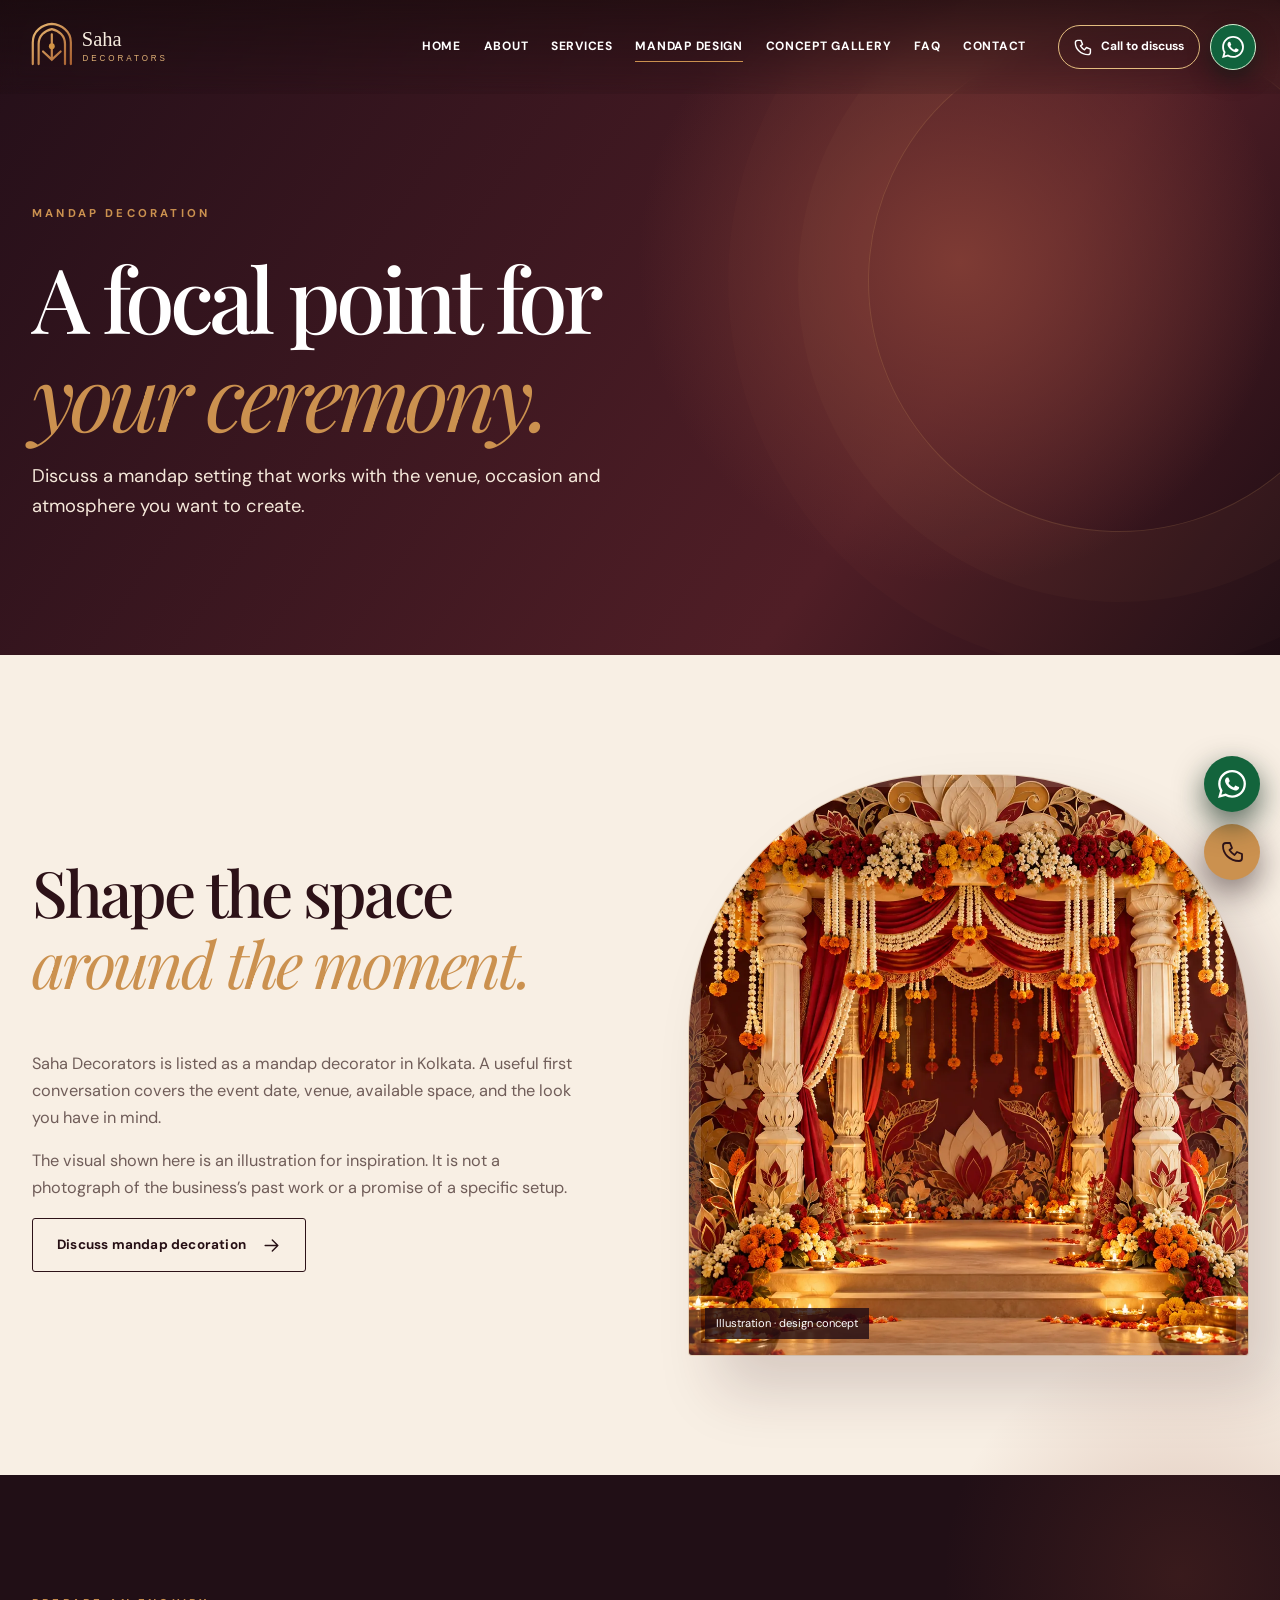
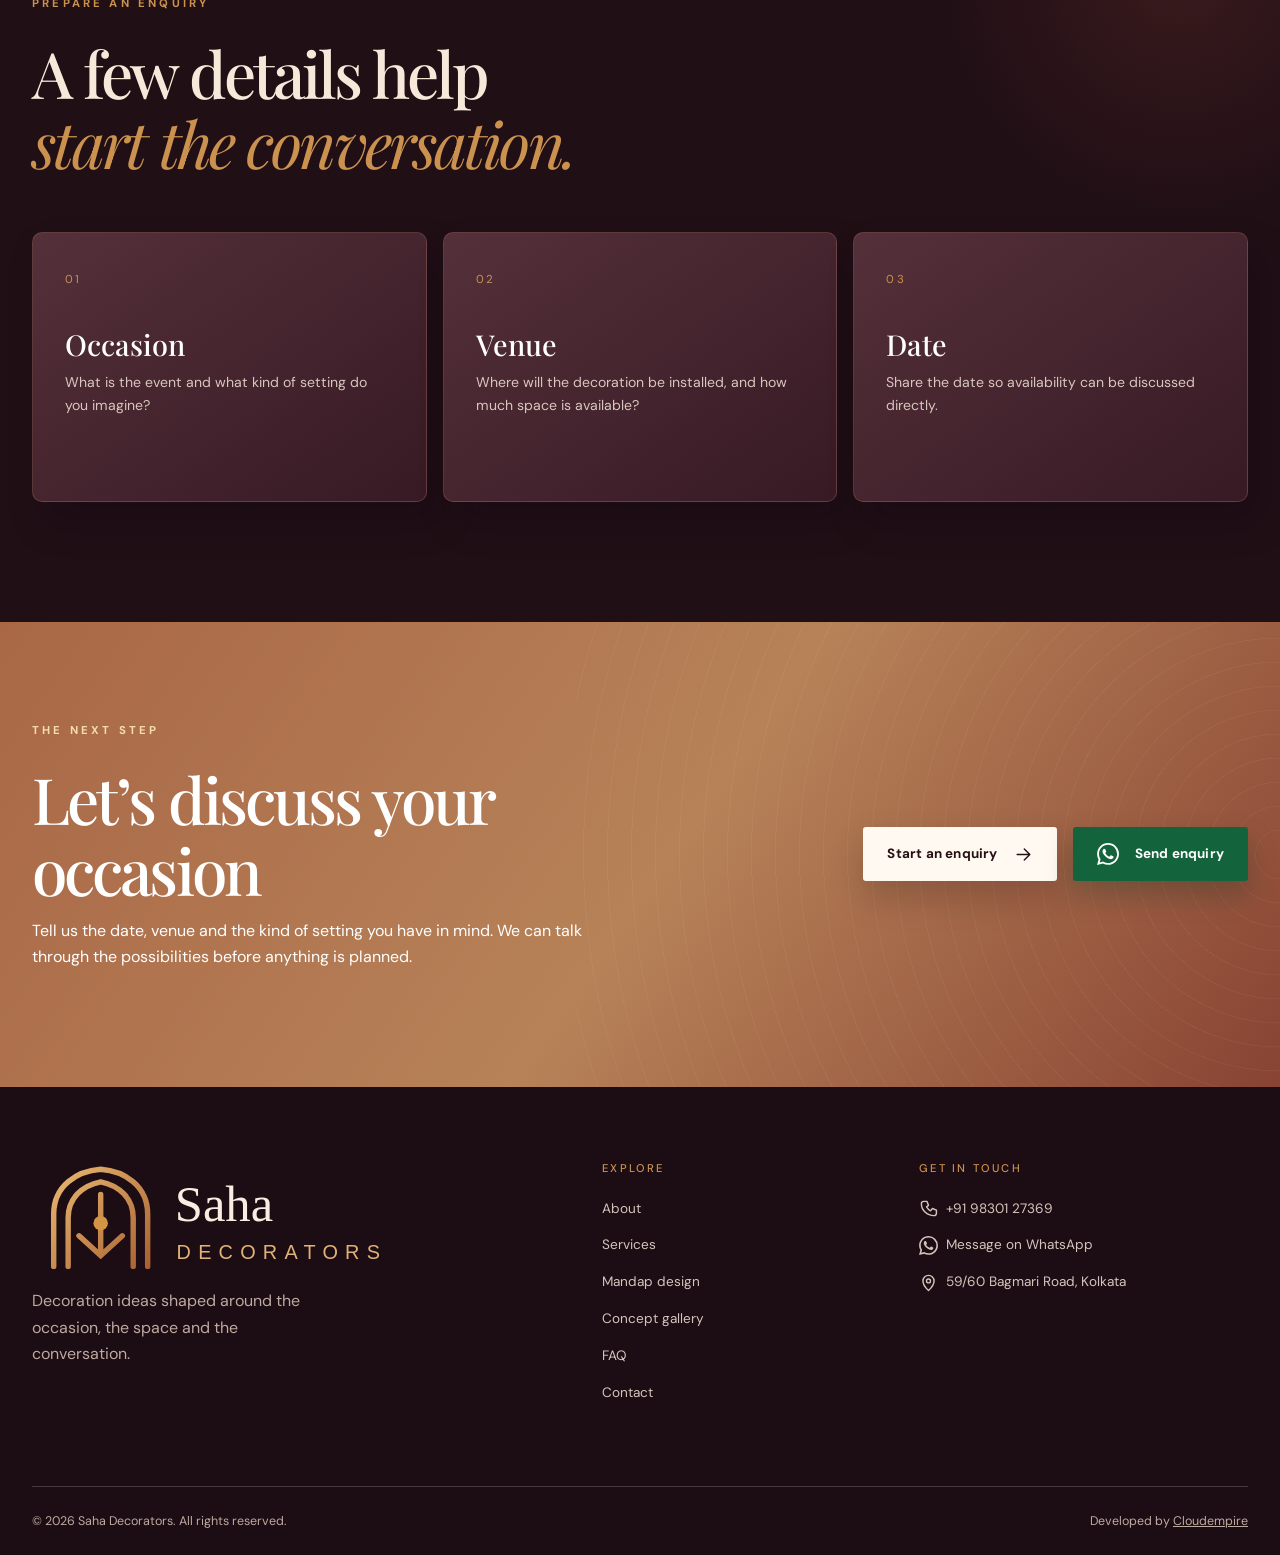
<file: mandap-decoration.html>
<!doctype html><html lang="en-IN"><head><meta charset="utf-8"><meta name="viewport" content="width=device-width,initial-scale=1"><title>Mandap Decoration Enquiries | Saha Decorators Kolkata</title><meta name="description" content="Ask Saha Decorators about mandap decoration in Kolkata. Prepare venue and event details and contact the team directly."><link rel="canonical" href="https://cloudempiretech.github.io/saha-decorators-kolkata/mandap-decoration.html"><link rel="icon" type="image/svg+xml" href="assets/favicon.svg"><meta name="theme-color" content="#2d1218"><meta property="og:title" content="Mandap Decoration Enquiries | Saha Decorators Kolkata"><meta property="og:description" content="Ask Saha Decorators about mandap decoration in Kolkata. Prepare venue and event details and contact the team directly."><meta property="og:url" content="https://cloudempiretech.github.io/saha-decorators-kolkata/mandap-decoration.html"><meta property="og:type" content="website"><link rel="stylesheet" href="assets/style.css"><script type="application/ld+json">{"@context":"https://schema.org","@type":"LocalBusiness","name":"Saha Decorators","url":"https://cloudempiretech.github.io/saha-decorators-kolkata/","telephone":"+919830127369","address":{"@type":"PostalAddress","streetAddress":"59/60 Bagmari Road","addressLocality":"Kankurgachi, Kolkata","addressRegion":"West Bengal","postalCode":"700054","addressCountry":"IN"},"description":"Event and mandap decoration enquiries in Kolkata."}</script><script src="assets/site.js" defer></script></head><body data-page="mandap-decoration.html"><a class="skip" href="#main">Skip to content</a><div class="page-shell"><header class="site-header"><div class="header-inner"><a class="brand" href="index.html" aria-label="Saha Decorators home"><img src="assets/logo.svg" alt="Saha Decorators proposed logo" width="240" height="60"></a><button class="menu-toggle" type="button" aria-label="Open menu" aria-expanded="false" aria-controls="site-nav"><span></span><span></span><span></span></button><nav id="site-nav" aria-label="Main navigation"><a href="index.html">Home</a><a href="about.html">About</a><a href="services.html">Services</a><a href="mandap-decoration.html" aria-current="page">Mandap design</a><a href="concept-gallery.html">Concept gallery</a><a href="faq.html">FAQ</a><a href="contact.html">Contact</a></nav><div class="header-actions"><a class="header-call" href="tel:+919830127369" aria-label="Call Saha Decorators at +91 98301 27369"><svg viewBox="0 0 24 24" aria-hidden="true" fill="none" stroke="currentColor" stroke-width="1.8" stroke-linecap="round" stroke-linejoin="round"><path d="M6 3h4l2 5-2.5 2a16 16 0 0 0 5 5L17 12l5 2v4a3 3 0 0 1-3 3C10 21 3 14 3 6a3 3 0 0 1 3-3Z"/></svg><span>Call to discuss</span></a><a class="header-whatsapp" href="https://wa.me/919830127369" target="_blank" rel="noopener noreferrer" aria-label="Message Saha Decorators on WhatsApp" title="Message Saha Decorators on WhatsApp"><svg viewBox="0 0 24 24" aria-hidden="true" fill="currentColor"><path d="M17.472 14.382c-.297-.149-1.758-.867-2.03-.967-.273-.099-.471-.148-.67.15-.197.297-.767.966-.94 1.164-.173.199-.347.223-.644.075-.297-.15-1.255-.463-2.39-1.475-.883-.788-1.48-1.761-1.653-2.059-.173-.297-.018-.458.13-.606.134-.133.298-.347.446-.52.149-.174.198-.298.298-.497.099-.198.05-.371-.025-.52-.075-.149-.669-1.612-.916-2.207-.242-.579-.487-.5-.669-.51-.173-.008-.371-.01-.57-.01-.198 0-.52.074-.792.372-.272.297-1.04 1.016-1.04 2.479 0 1.462 1.065 2.875 1.213 3.074.149.198 2.096 3.2 5.077 4.487.709.306 1.262.489 1.694.625.712.227 1.36.195 1.871.118.571-.085 1.758-.719 2.006-1.413.248-.694.248-1.289.173-1.413-.074-.124-.272-.198-.57-.347m-5.421 7.403h-.004a9.87 9.87 0 01-5.031-1.378l-.361-.214-3.741.982.998-3.648-.235-.374a9.86 9.86 0 01-1.51-5.26c.001-5.45 4.436-9.884 9.888-9.884 2.64 0 5.122 1.03 6.988 2.898a9.825 9.825 0 012.893 6.994c-.003 5.45-4.437 9.884-9.885 9.884m8.413-18.297A11.815 11.815 0 0012.05 0C5.495 0 .16 5.335.157 11.892c0 2.096.547 4.142 1.588 5.945L.057 24l6.305-1.654a11.882 11.882 0 005.683 1.448h.005c6.554 0 11.89-5.335 11.893-11.893a11.821 11.821 0 00-3.48-8.413Z"/></svg></a></div></div></header><main id="main"><section class="inner-hero"><div class="orb orb-one"></div><div class="container"><p class="eyebrow reveal">Mandap decoration</p><h1 class="reveal">A focal point for<br><em>your ceremony.</em></h1><p class="lead reveal">Discuss a mandap setting that works with the venue, occasion and atmosphere you want to create.</p></div></section><section class="section warm"><div class="container split"><div class="reveal"><h2>Shape the space<br><em>around the moment.</em></h2><p>Saha Decorators is listed as a mandap decorator in Kolkata. A useful first conversation covers the event date, venue, available space, and the look you have in mind.</p><p>The visual shown here is an illustration for inspiration. It is not a photograph of the business’s past work or a promise of a specific setup.</p><a class="button outline" href="contact.html">Discuss mandap decoration <svg viewBox="0 0 24 24" aria-hidden="true" fill="none" stroke="currentColor" stroke-width="1.8" stroke-linecap="round" stroke-linejoin="round"><path d="M4 12h16m-7-7 7 7-7 7"/></svg></a></div><div class="image-frame reveal"><picture class=""><source type="image/webp" srcset="assets/ceremony-concept-600.webp 600w, assets/ceremony-concept-1100.webp 1100w" sizes="(max-width: 700px) 100vw, 50vw"><img src="assets/ceremony-concept-1100.webp" alt="Illustration of a floral and draped mandap concept, not a Saha Decorators installation" width="1100" height="1000" loading="lazy" decoding="async"></picture><span class="media-tag">Illustration · design concept</span></div></div></section><section class="section dark"><div class="container"><p class="eyebrow">Prepare an enquiry</p><h2 class="reveal">A few details help<br><em>start the conversation.</em></h2><div class="card-grid"><div class="service-card reveal"><span class="number">01</span><h3>Occasion</h3><p>What is the event and what kind of setting do you imagine?</p></div><div class="service-card reveal"><span class="number">02</span><h3>Venue</h3><p>Where will the decoration be installed, and how much space is available?</p></div><div class="service-card reveal"><span class="number">03</span><h3>Date</h3><p>Share the date so availability can be discussed directly.</p></div></div></div></section><section class="cta-block reveal"><div class="container cta-inner"><div><p class="eyebrow">The next step</p><h2>Let’s discuss your occasion</h2><p>Tell us the date, venue and the kind of setting you have in mind. We can talk through the possibilities before anything is planned.</p></div><div class="cta-actions"><a class="button light" href="contact.html#enquiry">Start an enquiry <svg viewBox="0 0 24 24" aria-hidden="true" fill="none" stroke="currentColor" stroke-width="1.8" stroke-linecap="round" stroke-linejoin="round"><path d="M4 12h16m-7-7 7 7-7 7"/></svg></a><a class="button whatsapp-button" href="https://wa.me/919830127369" target="_blank" rel="noopener noreferrer"><svg viewBox="0 0 24 24" aria-hidden="true" fill="currentColor"><path d="M17.472 14.382c-.297-.149-1.758-.867-2.03-.967-.273-.099-.471-.148-.67.15-.197.297-.767.966-.94 1.164-.173.199-.347.223-.644.075-.297-.15-1.255-.463-2.39-1.475-.883-.788-1.48-1.761-1.653-2.059-.173-.297-.018-.458.13-.606.134-.133.298-.347.446-.52.149-.174.198-.298.298-.497.099-.198.05-.371-.025-.52-.075-.149-.669-1.612-.916-2.207-.242-.579-.487-.5-.669-.51-.173-.008-.371-.01-.57-.01-.198 0-.52.074-.792.372-.272.297-1.04 1.016-1.04 2.479 0 1.462 1.065 2.875 1.213 3.074.149.198 2.096 3.2 5.077 4.487.709.306 1.262.489 1.694.625.712.227 1.36.195 1.871.118.571-.085 1.758-.719 2.006-1.413.248-.694.248-1.289.173-1.413-.074-.124-.272-.198-.57-.347m-5.421 7.403h-.004a9.87 9.87 0 01-5.031-1.378l-.361-.214-3.741.982.998-3.648-.235-.374a9.86 9.86 0 01-1.51-5.26c.001-5.45 4.436-9.884 9.888-9.884 2.64 0 5.122 1.03 6.988 2.898a9.825 9.825 0 012.893 6.994c-.003 5.45-4.437 9.884-9.885 9.884m8.413-18.297A11.815 11.815 0 0012.05 0C5.495 0 .16 5.335.157 11.892c0 2.096.547 4.142 1.588 5.945L.057 24l6.305-1.654a11.882 11.882 0 005.683 1.448h.005c6.554 0 11.89-5.335 11.893-11.893a11.821 11.821 0 00-3.48-8.413Z"/></svg> Send enquiry</a></div></div></section></main><footer class="site-footer"><div class="footer-top"><div><a class="brand" href="index.html"><img src="assets/logo.svg" alt="Saha Decorators proposed logo" width="240" height="60"></a><p>Decoration ideas shaped around the occasion, the space and the conversation.</p></div><div><h2>Explore</h2><a href="about.html">About</a><a href="services.html">Services</a><a href="mandap-decoration.html">Mandap design</a><a href="concept-gallery.html">Concept gallery</a><a href="faq.html">FAQ</a><a href="contact.html">Contact</a></div><div><h2>Get in touch</h2><a href="tel:+919830127369"><svg viewBox="0 0 24 24" aria-hidden="true" fill="none" stroke="currentColor" stroke-width="1.8" stroke-linecap="round" stroke-linejoin="round"><path d="M6 3h4l2 5-2.5 2a16 16 0 0 0 5 5L17 12l5 2v4a3 3 0 0 1-3 3C10 21 3 14 3 6a3 3 0 0 1 3-3Z"/></svg> +91 98301 27369</a><a href="https://wa.me/919830127369" target="_blank" rel="noopener noreferrer" aria-label="Message Saha Decorators on WhatsApp"><svg viewBox="0 0 24 24" aria-hidden="true" fill="currentColor"><path d="M17.472 14.382c-.297-.149-1.758-.867-2.03-.967-.273-.099-.471-.148-.67.15-.197.297-.767.966-.94 1.164-.173.199-.347.223-.644.075-.297-.15-1.255-.463-2.39-1.475-.883-.788-1.48-1.761-1.653-2.059-.173-.297-.018-.458.13-.606.134-.133.298-.347.446-.52.149-.174.198-.298.298-.497.099-.198.05-.371-.025-.52-.075-.149-.669-1.612-.916-2.207-.242-.579-.487-.5-.669-.51-.173-.008-.371-.01-.57-.01-.198 0-.52.074-.792.372-.272.297-1.04 1.016-1.04 2.479 0 1.462 1.065 2.875 1.213 3.074.149.198 2.096 3.2 5.077 4.487.709.306 1.262.489 1.694.625.712.227 1.36.195 1.871.118.571-.085 1.758-.719 2.006-1.413.248-.694.248-1.289.173-1.413-.074-.124-.272-.198-.57-.347m-5.421 7.403h-.004a9.87 9.87 0 01-5.031-1.378l-.361-.214-3.741.982.998-3.648-.235-.374a9.86 9.86 0 01-1.51-5.26c.001-5.45 4.436-9.884 9.888-9.884 2.64 0 5.122 1.03 6.988 2.898a9.825 9.825 0 012.893 6.994c-.003 5.45-4.437 9.884-9.885 9.884m8.413-18.297A11.815 11.815 0 0012.05 0C5.495 0 .16 5.335.157 11.892c0 2.096.547 4.142 1.588 5.945L.057 24l6.305-1.654a11.882 11.882 0 005.683 1.448h.005c6.554 0 11.89-5.335 11.893-11.893a11.821 11.821 0 00-3.48-8.413Z"/></svg> Message on WhatsApp</a><a href="https://www.google.com/maps/search/?api=1&query=59%2F60%20Bagmari%20Road%20Kankurgachi%20Kolkata%20700054" target="_blank" rel="noopener noreferrer"><svg viewBox="0 0 24 24" aria-hidden="true" fill="none" stroke="currentColor" stroke-width="1.8" stroke-linecap="round" stroke-linejoin="round"><path d="M12 22s7-6.2 7-12a7 7 0 1 0-14 0c0 5.8 7 12 7 12Z"/><circle cx="12" cy="10" r="2.5"/></svg> 59/60 Bagmari Road, Kolkata</a></div></div><div class="footer-bottom"><span>© 2026 Saha Decorators. All rights reserved.</span><span>Developed by <a href="https://cloudempire.tech/" target="_blank" rel="noopener noreferrer">Cloudempire</a></span></div></footer></div><a class="floating-call" href="tel:+919830127369" aria-label="Call Saha Decorators" title="Call Saha Decorators"><svg viewBox="0 0 24 24" aria-hidden="true" fill="none" stroke="currentColor" stroke-width="1.8" stroke-linecap="round" stroke-linejoin="round"><path d="M6 3h4l2 5-2.5 2a16 16 0 0 0 5 5L17 12l5 2v4a3 3 0 0 1-3 3C10 21 3 14 3 6a3 3 0 0 1 3-3Z"/></svg></a><a class="floating-whatsapp" href="https://wa.me/919830127369" target="_blank" rel="noopener noreferrer" aria-label="Message Saha Decorators on WhatsApp" title="Message Saha Decorators on WhatsApp"><svg viewBox="0 0 24 24" aria-hidden="true" fill="currentColor"><path d="M17.472 14.382c-.297-.149-1.758-.867-2.03-.967-.273-.099-.471-.148-.67.15-.197.297-.767.966-.94 1.164-.173.199-.347.223-.644.075-.297-.15-1.255-.463-2.39-1.475-.883-.788-1.48-1.761-1.653-2.059-.173-.297-.018-.458.13-.606.134-.133.298-.347.446-.52.149-.174.198-.298.298-.497.099-.198.05-.371-.025-.52-.075-.149-.669-1.612-.916-2.207-.242-.579-.487-.5-.669-.51-.173-.008-.371-.01-.57-.01-.198 0-.52.074-.792.372-.272.297-1.04 1.016-1.04 2.479 0 1.462 1.065 2.875 1.213 3.074.149.198 2.096 3.2 5.077 4.487.709.306 1.262.489 1.694.625.712.227 1.36.195 1.871.118.571-.085 1.758-.719 2.006-1.413.248-.694.248-1.289.173-1.413-.074-.124-.272-.198-.57-.347m-5.421 7.403h-.004a9.87 9.87 0 01-5.031-1.378l-.361-.214-3.741.982.998-3.648-.235-.374a9.86 9.86 0 01-1.51-5.26c.001-5.45 4.436-9.884 9.888-9.884 2.64 0 5.122 1.03 6.988 2.898a9.825 9.825 0 012.893 6.994c-.003 5.45-4.437 9.884-9.885 9.884m8.413-18.297A11.815 11.815 0 0012.05 0C5.495 0 .16 5.335.157 11.892c0 2.096.547 4.142 1.588 5.945L.057 24l6.305-1.654a11.882 11.882 0 005.683 1.448h.005c6.554 0 11.89-5.335 11.893-11.893a11.821 11.821 0 00-3.48-8.413Z"/></svg></a></body></html>
</file>
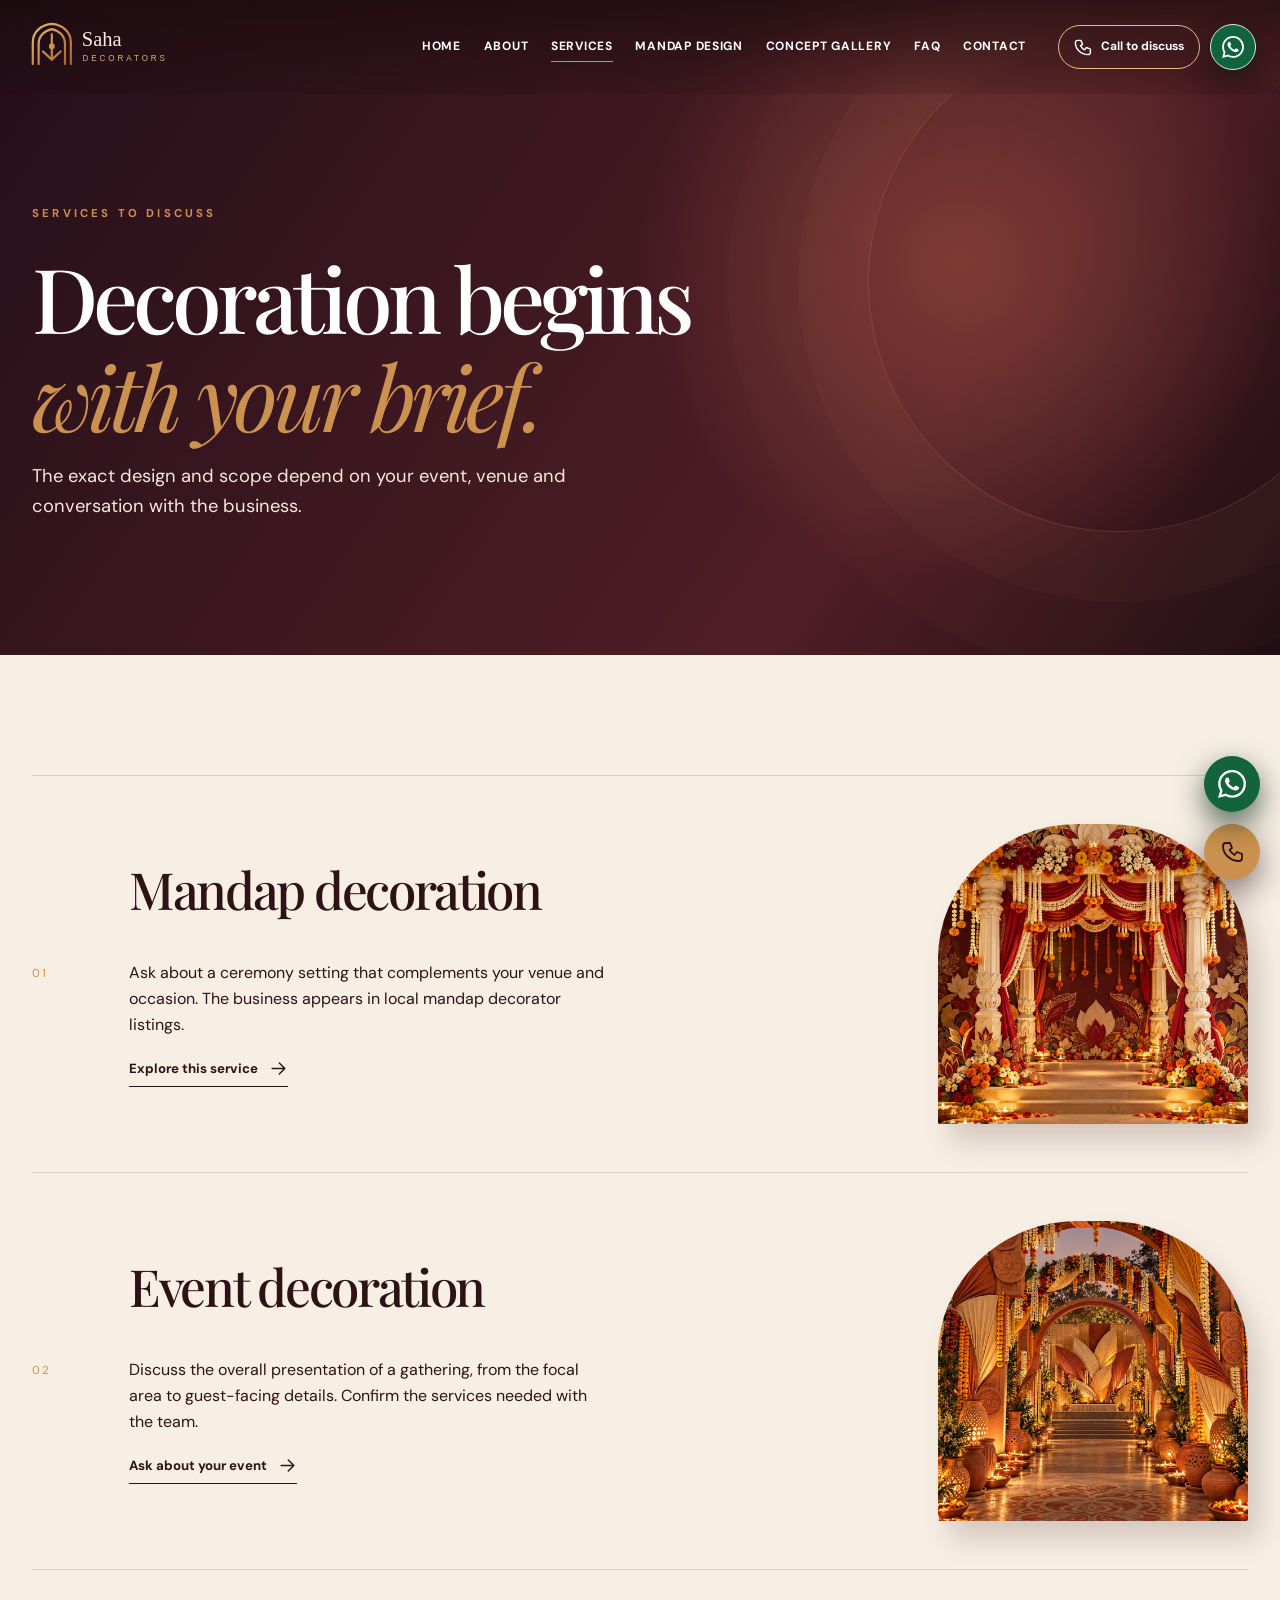
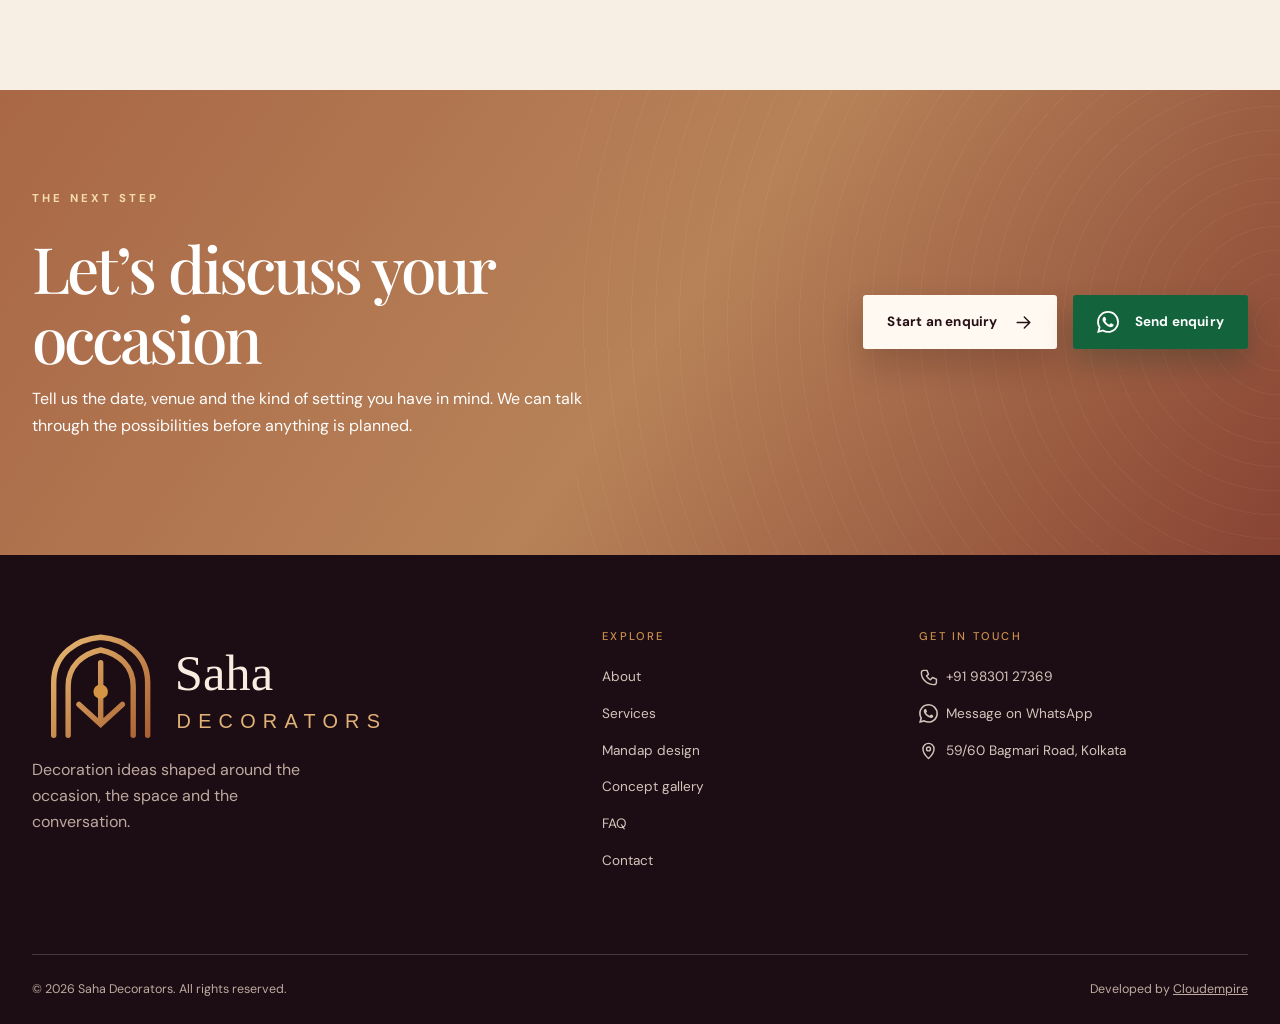
<file: services.html>
<!doctype html><html lang="en-IN"><head><meta charset="utf-8"><meta name="viewport" content="width=device-width,initial-scale=1"><title>Decoration Services | Saha Decorators Kolkata</title><meta name="description" content="Discuss mandap and event decoration requirements with Saha Decorators in Kolkata. View conceptual directions and contact the team."><link rel="canonical" href="https://cloudempiretech.github.io/saha-decorators-kolkata/services.html"><link rel="icon" type="image/svg+xml" href="assets/favicon.svg"><meta name="theme-color" content="#2d1218"><meta property="og:title" content="Decoration Services | Saha Decorators Kolkata"><meta property="og:description" content="Discuss mandap and event decoration requirements with Saha Decorators in Kolkata. View conceptual directions and contact the team."><meta property="og:url" content="https://cloudempiretech.github.io/saha-decorators-kolkata/services.html"><meta property="og:type" content="website"><link rel="stylesheet" href="assets/style.css"><script type="application/ld+json">{"@context":"https://schema.org","@type":"LocalBusiness","name":"Saha Decorators","url":"https://cloudempiretech.github.io/saha-decorators-kolkata/","telephone":"+919830127369","address":{"@type":"PostalAddress","streetAddress":"59/60 Bagmari Road","addressLocality":"Kankurgachi, Kolkata","addressRegion":"West Bengal","postalCode":"700054","addressCountry":"IN"},"description":"Event and mandap decoration enquiries in Kolkata."}</script><script src="assets/site.js" defer></script></head><body data-page="services.html"><a class="skip" href="#main">Skip to content</a><div class="page-shell"><header class="site-header"><div class="header-inner"><a class="brand" href="index.html" aria-label="Saha Decorators home"><img src="assets/logo.svg" alt="Saha Decorators proposed logo" width="240" height="60"></a><button class="menu-toggle" type="button" aria-label="Open menu" aria-expanded="false" aria-controls="site-nav"><span></span><span></span><span></span></button><nav id="site-nav" aria-label="Main navigation"><a href="index.html">Home</a><a href="about.html">About</a><a href="services.html" aria-current="page">Services</a><a href="mandap-decoration.html">Mandap design</a><a href="concept-gallery.html">Concept gallery</a><a href="faq.html">FAQ</a><a href="contact.html">Contact</a></nav><div class="header-actions"><a class="header-call" href="tel:+919830127369" aria-label="Call Saha Decorators at +91 98301 27369"><svg viewBox="0 0 24 24" aria-hidden="true" fill="none" stroke="currentColor" stroke-width="1.8" stroke-linecap="round" stroke-linejoin="round"><path d="M6 3h4l2 5-2.5 2a16 16 0 0 0 5 5L17 12l5 2v4a3 3 0 0 1-3 3C10 21 3 14 3 6a3 3 0 0 1 3-3Z"/></svg><span>Call to discuss</span></a><a class="header-whatsapp" href="https://wa.me/919830127369" target="_blank" rel="noopener noreferrer" aria-label="Message Saha Decorators on WhatsApp" title="Message Saha Decorators on WhatsApp"><svg viewBox="0 0 24 24" aria-hidden="true" fill="currentColor"><path d="M17.472 14.382c-.297-.149-1.758-.867-2.03-.967-.273-.099-.471-.148-.67.15-.197.297-.767.966-.94 1.164-.173.199-.347.223-.644.075-.297-.15-1.255-.463-2.39-1.475-.883-.788-1.48-1.761-1.653-2.059-.173-.297-.018-.458.13-.606.134-.133.298-.347.446-.52.149-.174.198-.298.298-.497.099-.198.05-.371-.025-.52-.075-.149-.669-1.612-.916-2.207-.242-.579-.487-.5-.669-.51-.173-.008-.371-.01-.57-.01-.198 0-.52.074-.792.372-.272.297-1.04 1.016-1.04 2.479 0 1.462 1.065 2.875 1.213 3.074.149.198 2.096 3.2 5.077 4.487.709.306 1.262.489 1.694.625.712.227 1.36.195 1.871.118.571-.085 1.758-.719 2.006-1.413.248-.694.248-1.289.173-1.413-.074-.124-.272-.198-.57-.347m-5.421 7.403h-.004a9.87 9.87 0 01-5.031-1.378l-.361-.214-3.741.982.998-3.648-.235-.374a9.86 9.86 0 01-1.51-5.26c.001-5.45 4.436-9.884 9.888-9.884 2.64 0 5.122 1.03 6.988 2.898a9.825 9.825 0 012.893 6.994c-.003 5.45-4.437 9.884-9.885 9.884m8.413-18.297A11.815 11.815 0 0012.05 0C5.495 0 .16 5.335.157 11.892c0 2.096.547 4.142 1.588 5.945L.057 24l6.305-1.654a11.882 11.882 0 005.683 1.448h.005c6.554 0 11.89-5.335 11.893-11.893a11.821 11.821 0 00-3.48-8.413Z"/></svg></a></div></div></header><main id="main"><section class="inner-hero"><div class="orb orb-one"></div><div class="container"><p class="eyebrow reveal">Services to discuss</p><h1 class="reveal">Decoration begins<br><em>with your brief.</em></h1><p class="lead reveal">The exact design and scope depend on your event, venue and conversation with the business.</p></div></section><section class="section warm"><div class="container"><div class="service-row reveal"><span class="row-no">01</span><div><h2>Mandap decoration</h2><p>Ask about a ceremony setting that complements your venue and occasion. The business appears in local mandap decorator listings.</p><a class="inline-link" href="mandap-decoration.html">Explore this service <svg viewBox="0 0 24 24" aria-hidden="true" fill="none" stroke="currentColor" stroke-width="1.8" stroke-linecap="round" stroke-linejoin="round"><path d="M4 12h16m-7-7 7 7-7 7"/></svg></a></div><picture class=""><source type="image/webp" srcset="assets/ceremony-concept-600.webp 600w, assets/ceremony-concept-1100.webp 1100w" sizes="(max-width: 700px) 100vw, 50vw"><img src="assets/ceremony-concept-1100.webp" alt="Illustration of a mandap decoration direction, not completed work" width="1100" height="1000" loading="lazy" decoding="async"></picture></div><div class="service-row reveal"><span class="row-no">02</span><div><h2>Event decoration</h2><p>Discuss the overall presentation of a gathering, from the focal area to guest-facing details. Confirm the services needed with the team.</p><a class="inline-link" href="contact.html">Ask about your event <svg viewBox="0 0 24 24" aria-hidden="true" fill="none" stroke="currentColor" stroke-width="1.8" stroke-linecap="round" stroke-linejoin="round"><path d="M4 12h16m-7-7 7 7-7 7"/></svg></a></div><picture class=""><source type="image/webp" srcset="assets/entrance-concept-600.webp 600w, assets/entrance-concept-1100.webp 1100w" sizes="(max-width: 700px) 100vw, 50vw"><img src="assets/entrance-concept-1100.webp" alt="Illustration of an event entrance idea, not completed work" width="1100" height="1000" loading="lazy" decoding="async"></picture></div></div></section><section class="cta-block reveal"><div class="container cta-inner"><div><p class="eyebrow">The next step</p><h2>Let’s discuss your occasion</h2><p>Tell us the date, venue and the kind of setting you have in mind. We can talk through the possibilities before anything is planned.</p></div><div class="cta-actions"><a class="button light" href="contact.html#enquiry">Start an enquiry <svg viewBox="0 0 24 24" aria-hidden="true" fill="none" stroke="currentColor" stroke-width="1.8" stroke-linecap="round" stroke-linejoin="round"><path d="M4 12h16m-7-7 7 7-7 7"/></svg></a><a class="button whatsapp-button" href="https://wa.me/919830127369" target="_blank" rel="noopener noreferrer"><svg viewBox="0 0 24 24" aria-hidden="true" fill="currentColor"><path d="M17.472 14.382c-.297-.149-1.758-.867-2.03-.967-.273-.099-.471-.148-.67.15-.197.297-.767.966-.94 1.164-.173.199-.347.223-.644.075-.297-.15-1.255-.463-2.39-1.475-.883-.788-1.48-1.761-1.653-2.059-.173-.297-.018-.458.13-.606.134-.133.298-.347.446-.52.149-.174.198-.298.298-.497.099-.198.05-.371-.025-.52-.075-.149-.669-1.612-.916-2.207-.242-.579-.487-.5-.669-.51-.173-.008-.371-.01-.57-.01-.198 0-.52.074-.792.372-.272.297-1.04 1.016-1.04 2.479 0 1.462 1.065 2.875 1.213 3.074.149.198 2.096 3.2 5.077 4.487.709.306 1.262.489 1.694.625.712.227 1.36.195 1.871.118.571-.085 1.758-.719 2.006-1.413.248-.694.248-1.289.173-1.413-.074-.124-.272-.198-.57-.347m-5.421 7.403h-.004a9.87 9.87 0 01-5.031-1.378l-.361-.214-3.741.982.998-3.648-.235-.374a9.86 9.86 0 01-1.51-5.26c.001-5.45 4.436-9.884 9.888-9.884 2.64 0 5.122 1.03 6.988 2.898a9.825 9.825 0 012.893 6.994c-.003 5.45-4.437 9.884-9.885 9.884m8.413-18.297A11.815 11.815 0 0012.05 0C5.495 0 .16 5.335.157 11.892c0 2.096.547 4.142 1.588 5.945L.057 24l6.305-1.654a11.882 11.882 0 005.683 1.448h.005c6.554 0 11.89-5.335 11.893-11.893a11.821 11.821 0 00-3.48-8.413Z"/></svg> Send enquiry</a></div></div></section></main><footer class="site-footer"><div class="footer-top"><div><a class="brand" href="index.html"><img src="assets/logo.svg" alt="Saha Decorators proposed logo" width="240" height="60"></a><p>Decoration ideas shaped around the occasion, the space and the conversation.</p></div><div><h2>Explore</h2><a href="about.html">About</a><a href="services.html">Services</a><a href="mandap-decoration.html">Mandap design</a><a href="concept-gallery.html">Concept gallery</a><a href="faq.html">FAQ</a><a href="contact.html">Contact</a></div><div><h2>Get in touch</h2><a href="tel:+919830127369"><svg viewBox="0 0 24 24" aria-hidden="true" fill="none" stroke="currentColor" stroke-width="1.8" stroke-linecap="round" stroke-linejoin="round"><path d="M6 3h4l2 5-2.5 2a16 16 0 0 0 5 5L17 12l5 2v4a3 3 0 0 1-3 3C10 21 3 14 3 6a3 3 0 0 1 3-3Z"/></svg> +91 98301 27369</a><a href="https://wa.me/919830127369" target="_blank" rel="noopener noreferrer" aria-label="Message Saha Decorators on WhatsApp"><svg viewBox="0 0 24 24" aria-hidden="true" fill="currentColor"><path d="M17.472 14.382c-.297-.149-1.758-.867-2.03-.967-.273-.099-.471-.148-.67.15-.197.297-.767.966-.94 1.164-.173.199-.347.223-.644.075-.297-.15-1.255-.463-2.39-1.475-.883-.788-1.48-1.761-1.653-2.059-.173-.297-.018-.458.13-.606.134-.133.298-.347.446-.52.149-.174.198-.298.298-.497.099-.198.05-.371-.025-.52-.075-.149-.669-1.612-.916-2.207-.242-.579-.487-.5-.669-.51-.173-.008-.371-.01-.57-.01-.198 0-.52.074-.792.372-.272.297-1.04 1.016-1.04 2.479 0 1.462 1.065 2.875 1.213 3.074.149.198 2.096 3.2 5.077 4.487.709.306 1.262.489 1.694.625.712.227 1.36.195 1.871.118.571-.085 1.758-.719 2.006-1.413.248-.694.248-1.289.173-1.413-.074-.124-.272-.198-.57-.347m-5.421 7.403h-.004a9.87 9.87 0 01-5.031-1.378l-.361-.214-3.741.982.998-3.648-.235-.374a9.86 9.86 0 01-1.51-5.26c.001-5.45 4.436-9.884 9.888-9.884 2.64 0 5.122 1.03 6.988 2.898a9.825 9.825 0 012.893 6.994c-.003 5.45-4.437 9.884-9.885 9.884m8.413-18.297A11.815 11.815 0 0012.05 0C5.495 0 .16 5.335.157 11.892c0 2.096.547 4.142 1.588 5.945L.057 24l6.305-1.654a11.882 11.882 0 005.683 1.448h.005c6.554 0 11.89-5.335 11.893-11.893a11.821 11.821 0 00-3.48-8.413Z"/></svg> Message on WhatsApp</a><a href="https://www.google.com/maps/search/?api=1&query=59%2F60%20Bagmari%20Road%20Kankurgachi%20Kolkata%20700054" target="_blank" rel="noopener noreferrer"><svg viewBox="0 0 24 24" aria-hidden="true" fill="none" stroke="currentColor" stroke-width="1.8" stroke-linecap="round" stroke-linejoin="round"><path d="M12 22s7-6.2 7-12a7 7 0 1 0-14 0c0 5.8 7 12 7 12Z"/><circle cx="12" cy="10" r="2.5"/></svg> 59/60 Bagmari Road, Kolkata</a></div></div><div class="footer-bottom"><span>© 2026 Saha Decorators. All rights reserved.</span><span>Developed by <a href="https://cloudempire.tech/" target="_blank" rel="noopener noreferrer">Cloudempire</a></span></div></footer></div><a class="floating-call" href="tel:+919830127369" aria-label="Call Saha Decorators" title="Call Saha Decorators"><svg viewBox="0 0 24 24" aria-hidden="true" fill="none" stroke="currentColor" stroke-width="1.8" stroke-linecap="round" stroke-linejoin="round"><path d="M6 3h4l2 5-2.5 2a16 16 0 0 0 5 5L17 12l5 2v4a3 3 0 0 1-3 3C10 21 3 14 3 6a3 3 0 0 1 3-3Z"/></svg></a><a class="floating-whatsapp" href="https://wa.me/919830127369" target="_blank" rel="noopener noreferrer" aria-label="Message Saha Decorators on WhatsApp" title="Message Saha Decorators on WhatsApp"><svg viewBox="0 0 24 24" aria-hidden="true" fill="currentColor"><path d="M17.472 14.382c-.297-.149-1.758-.867-2.03-.967-.273-.099-.471-.148-.67.15-.197.297-.767.966-.94 1.164-.173.199-.347.223-.644.075-.297-.15-1.255-.463-2.39-1.475-.883-.788-1.48-1.761-1.653-2.059-.173-.297-.018-.458.13-.606.134-.133.298-.347.446-.52.149-.174.198-.298.298-.497.099-.198.05-.371-.025-.52-.075-.149-.669-1.612-.916-2.207-.242-.579-.487-.5-.669-.51-.173-.008-.371-.01-.57-.01-.198 0-.52.074-.792.372-.272.297-1.04 1.016-1.04 2.479 0 1.462 1.065 2.875 1.213 3.074.149.198 2.096 3.2 5.077 4.487.709.306 1.262.489 1.694.625.712.227 1.36.195 1.871.118.571-.085 1.758-.719 2.006-1.413.248-.694.248-1.289.173-1.413-.074-.124-.272-.198-.57-.347m-5.421 7.403h-.004a9.87 9.87 0 01-5.031-1.378l-.361-.214-3.741.982.998-3.648-.235-.374a9.86 9.86 0 01-1.51-5.26c.001-5.45 4.436-9.884 9.888-9.884 2.64 0 5.122 1.03 6.988 2.898a9.825 9.825 0 012.893 6.994c-.003 5.45-4.437 9.884-9.885 9.884m8.413-18.297A11.815 11.815 0 0012.05 0C5.495 0 .16 5.335.157 11.892c0 2.096.547 4.142 1.588 5.945L.057 24l6.305-1.654a11.882 11.882 0 005.683 1.448h.005c6.554 0 11.89-5.335 11.893-11.893a11.821 11.821 0 00-3.48-8.413Z"/></svg></a></body></html>
</file>
<file: assets/style.css>
@import url('https://fonts.googleapis.com/css2?family=DM+Sans:wght@400;500;600;700&family=Playfair+Display:ital,wght@0,400;0,500;0,600;1,400;1,500&display=swap');
:root{--ink:#2d1218;--wine:#471922;--dark:#210f16;--cream:#f8efe4;--paper:#fff9f1;--gold:#cb914f;--muted:#705d59;--line:rgba(63,30,25,.15)}
*{box-sizing:border-box}html{scroll-behavior:smooth}body{margin:0;background:var(--cream);font:16px/1.65 'DM Sans',sans-serif;color:var(--ink);overflow-x:hidden}img,svg{display:block;max-width:100%}img{object-fit:cover}a{color:inherit;text-decoration:none}button,input,select,textarea{font:inherit}button,a,input,select,textarea{outline-offset:4px}a:focus-visible,button:focus-visible,input:focus-visible,select:focus-visible,textarea:focus-visible,summary:focus-visible{outline:3px solid #e5a44e;border-radius:4px}.skip{position:absolute;top:-70px;left:1rem;z-index:100;background:#fff;padding:.6rem 1rem}.skip:focus{top:1rem}.container{width:min(1220px,calc(100% - 64px));margin:auto}.page-shell{overflow:hidden}.site-header{position:absolute;top:0;left:0;right:0;z-index:30;color:#fff;background:linear-gradient(#170a0b9c,#170a0b1c);backdrop-filter:blur(10px)}.header-inner{width:min(1360px,calc(100% - 48px));margin:auto;min-height:94px;display:flex;align-items:center;gap:2rem}.brand{width:205px;flex:none}.brand img{width:100%;height:auto}.site-header nav{display:flex;align-items:center;gap:1.42rem;margin-left:auto}.site-header nav a{font-size:.75rem;font-weight:700;letter-spacing:.06em;text-transform:uppercase;white-space:nowrap;padding:12px 0;position:relative}.site-header nav a:after{content:'';position:absolute;left:0;bottom:7px;height:1px;background:var(--gold);width:0;transition:width .25s}.site-header nav a:hover:after,.site-header nav a[aria-current]:after{width:100%}.header-call{display:flex;align-items:center;gap:.55rem;border:1px solid #e4bd80;padding:.65rem .9rem;border-radius:50px;font-size:.75rem;font-weight:700;white-space:nowrap;min-height:44px;transition:background .25s,transform .25s}.header-call:hover{background:#e4bd8033;transform:translateY(-2px)}.header-call svg,.button svg,.inline-link svg,.site-footer svg,.floating-call svg{width:19px;height:19px}.menu-toggle{display:none}.eyebrow{text-transform:uppercase;letter-spacing:.28em;font-weight:700;font-size:.71rem;color:var(--gold);margin:0 0 1.5rem}h1,h2,h3,p{margin-top:0}h1,h2,h3{font-family:'Playfair Display',Georgia,serif;font-weight:500;line-height:1.1}h1{font-size:clamp(3.8rem,8.2vw,8.7rem);letter-spacing:-.055em}h2{font-size:clamp(2.6rem,5vw,5.6rem);letter-spacing:-.045em}h3{font-size:1.8rem}em{font-weight:400;color:var(--gold)}.button{border:0;background:var(--gold);color:#271015;display:inline-flex;align-items:center;justify-content:center;gap:1rem;min-height:54px;padding:.82rem 1.5rem;border-radius:3px;font-weight:700;font-size:.84rem;letter-spacing:.015em;cursor:pointer;box-shadow:0 16px 35px #15060830;transition:transform .25s,box-shadow .25s,background .25s}.button:hover{transform:translateY(-4px);box-shadow:0 22px 42px #15060845;background:#e1af70}.button.light{background:var(--paper)}.button.outline{border:1px solid var(--ink);background:transparent;box-shadow:none}.button.outline:hover{background:var(--ink);color:white}.inline-link,.text-link{display:inline-flex;align-items:center;gap:.7rem;border-bottom:1px solid currentColor;padding:0 0 .4rem;font-weight:700;font-size:.83rem;transition:gap .25s,color .25s}.inline-link:hover,.text-link:hover{gap:1.1rem;color:var(--gold)}
.hero{min-height:800px;height:min(900px,100svh);position:relative;background:#361217;color:#fff;display:flex;align-items:center;isolation:isolate}.hero-media,.hero-picture,.hero-picture img,.hero-shade{position:absolute;inset:0;width:100%;height:100%}.hero-picture img{object-position:center}.hero-shade{background:linear-gradient(90deg,#240b17e8 0%,#240b17b5 32%,#240b1750 68%,#240b1719),linear-gradient(0deg,#1c0912bf,transparent 32%);z-index:1}.hero-content{position:relative;z-index:2;padding-top:100px}.hero h1{max-width:830px;margin-bottom:1.4rem}.hero h1 em{color:#edbd7d}.hero-content>p:not(.eyebrow):not(.hero-note){max-width:490px;font-size:1.1rem;color:#f4e7df}.hero-actions{display:flex;align-items:center;gap:2rem;margin:2rem 0}.hero-note{font-size:.72rem!important;opacity:.75;margin-top:2rem}.hero-caption{position:absolute;bottom:2rem;right:max(32px,calc((100vw - 1220px)/2));z-index:2;font-size:.7rem;letter-spacing:.3em;color:#eacbab}.hero-caption span{border-left:1px solid #eacbab;margin-left:1rem;padding-left:1rem}.hero-in{animation:rise .8s both}.hero-in:nth-child(2){animation-delay:.12s}.hero-in:nth-child(3){animation-delay:.25s}.hero-in:nth-child(4){animation-delay:.38s}.hero-in:nth-child(5){animation-delay:.5s}@keyframes rise{from{opacity:0;transform:translateY(28px)}to{opacity:1;transform:none}}
.inner-hero{background:radial-gradient(circle at 75% 40%,#7e3b34 0%,transparent 31%),linear-gradient(125deg,#240f19,#501e26 70%,#1f0d14);color:#fff;padding:205px 0 115px;position:relative;overflow:hidden}.inner-hero:after{content:'';position:absolute;width:500px;height:500px;border:1px solid #dca76733;border-radius:50%;right:-90px;top:30px;box-shadow:0 0 0 70px #dca76708,0 0 0 140px #dca76705;transform:rotate(-20deg)}.inner-hero .container{position:relative;z-index:2}.inner-hero h1{font-size:clamp(3.6rem,7vw,7.5rem);margin:0 0 1rem}.inner-hero .lead{max-width:630px;color:#f5e8da;font-size:1.15rem}.section{padding:120px 0}.section.warm{background:var(--cream)}.section.dark{background:var(--dark);color:#f7e8d9;position:relative}.section.dark:before{content:'';position:absolute;width:500px;height:500px;background:radial-gradient(circle,#8b423139,transparent 67%);right:-150px;top:-150px;pointer-events:none}.split{display:grid;grid-template-columns:1fr 1fr;gap:8%;align-items:center}.split>div>p{max-width:560px;color:var(--muted);font-size:1.02rem}.split.reverse{gap:10%}.image-frame{position:relative;border-radius:45% 45% 3px 3px;overflow:hidden;box-shadow:30px 35px 60px #411d242d,0 0 0 1px #d2a97755;transform:perspective(1000px) rotateY(-3deg)}.image-frame picture,.image-frame img{width:100%;height:580px}.image-frame img{transition:transform .7s}.image-frame:hover img{transform:scale(1.07)}.image-frame:before{content:'';position:absolute;inset:0;border:12px solid #fff8eb24;z-index:1;pointer-events:none}.media-tag{position:absolute;bottom:1rem;left:1rem;background:#200c13cf;color:#fff;padding:.4rem .7rem;font-size:.7rem;z-index:2}.section-heading{display:flex;align-items:end;justify-content:space-between;gap:3rem;margin-bottom:3rem}.section-heading p{max-width:340px;color:#c9b9af}.card-grid{display:grid;grid-template-columns:repeat(3,1fr);gap:1rem}.service-card{position:relative;min-height:270px;background:linear-gradient(145deg,#54303a,#371a24);border:1px solid #af7d6a46;padding:2rem;border-radius:10px;box-shadow:12px 20px 35px #0b040d44;transition:transform .3s,box-shadow .3s,background .3s}.service-card:hover{transform:perspective(800px) translateY(-8px) rotateX(3deg);box-shadow:14px 26px 40px #0502088a;background:#63313b}.service-card h3{margin:2.4rem 0 .6rem;color:#fff}.service-card p{color:#d8c7be;font-size:.88rem}.number,.row-no{font-size:.72rem;letter-spacing:.2em;color:var(--gold)}.card-arrow{position:absolute;right:2rem;top:2rem;font-size:1.5rem;color:var(--gold)}.cta-block{background:linear-gradient(125deg,#a96746,#b78258 52%,#884333);color:#fff;position:relative}.cta-block:before{content:'';position:absolute;right:0;top:0;bottom:0;width:55%;background:repeating-radial-gradient(circle at right,#ffffff0b 0 1px,transparent 1px 24px);pointer-events:none}.cta-inner{padding:100px 0;display:flex;justify-content:space-between;align-items:center;gap:3rem;position:relative}.cta-inner h2{max-width:680px;margin-bottom:.8rem}.cta-inner p:not(.eyebrow){max-width:600px}.cta-inner .eyebrow{color:#f5ddae}.service-row{display:grid;grid-template-columns:65px 1fr 310px;gap:2rem;align-items:center;padding:3rem 0;border-bottom:1px solid var(--line)}.service-row:first-child{border-top:1px solid var(--line)}.service-row h2{font-size:clamp(2.4rem,4vw,4rem)}.service-row picture img{height:300px;width:100%;border-radius:45% 45% 2px 2px;box-shadow:12px 18px 28px #3c1b2130}.service-row p{max-width:480px}.gallery-grid{display:grid;grid-template-columns:repeat(2,1fr);gap:1.5rem}.gallery-item{margin:0;position:relative;background:#3c1923;overflow:hidden;box-shadow:10px 20px 30px #35141d2b}.gallery-item.large{grid-row:span 2}.gallery-item picture,.gallery-item img{width:100%;height:380px}.gallery-item.large img{height:895px}.gallery-item img{transition:transform .6s}.gallery-item:hover img{transform:scale(1.05)}.gallery-item figcaption{position:absolute;left:0;right:0;bottom:0;padding:2.5rem 1.4rem 1.4rem;background:linear-gradient(transparent,#180a11d9);color:#fff;display:flex;flex-direction:column;gap:.15rem}.gallery-item figcaption strong{font-family:'Playfair Display';font-size:1.45rem;font-weight:500}.gallery-item figcaption span{font-size:.7rem;letter-spacing:.08em}.faq-list{max-width:900px}.faq-list details{border-bottom:1px solid var(--line);padding:1.6rem 0}.faq-list summary{font-family:'Playfair Display';font-size:1.7rem;cursor:pointer;list-style:none;display:flex;justify-content:space-between;gap:1rem}.faq-list summary:after{content:'+';color:var(--gold)}.faq-list details[open] summary:after{content:'−'}.faq-list details p{max-width:680px;color:var(--muted);padding-top:1rem}.faq-list a{text-decoration:underline}.contact-grid{display:grid;grid-template-columns:.82fr 1.18fr;gap:3rem}.contact-cards{display:grid;gap:1.5rem}.contact-card,.enquiry-card{background:var(--paper);padding:2rem;box-shadow:10px 18px 32px #3b1c2122;border:1px solid #b6886235}.contact-card h2,.enquiry-card h2{font-size:2rem}.icon-disc{display:grid;place-items:center;width:48px;height:48px;border-radius:50%;background:#eacfa9;color:var(--ink);margin-bottom:1.5rem}.icon-disc svg{width:22px;height:22px}.enquiry-card label{display:block;font-weight:700;font-size:.84rem;margin:1.15rem 0 .3rem}.enquiry-card input,.enquiry-card select,.enquiry-card textarea{width:100%;padding:.8rem 1rem;border:1px solid #bca69a;background:#fff;border-radius:3px;color:var(--ink)}.enquiry-card textarea{resize:vertical}.enquiry-card button{margin-top:1.4rem}.enquiry-card .form-note{font-size:.74rem;color:var(--muted);margin:1rem 0 0}.site-footer{background:#1c0c13;color:#ecddcd;padding:75px max(32px,calc((100vw - 1220px)/2)) 0}.footer-top{display:grid;grid-template-columns:2fr 1fr 1.3fr;gap:4rem;padding-bottom:70px}.footer-top p{max-width:300px;color:#bdaaa0}.footer-top h2{font-family:'DM Sans';font-size:.7rem;letter-spacing:.2em;text-transform:uppercase;color:var(--gold);margin:0 0 1.3rem}.footer-top>div:nth-child(n+2) a{display:flex;align-items:center;gap:.5rem;margin:.55rem 0;font-size:.85rem;color:#d4c5bc;min-height:28px}.footer-top a:hover,.footer-bottom a:hover{color:var(--gold)}.footer-bottom{border-top:1px solid #ffffff2e;padding:1.5rem 0;display:flex;justify-content:space-between;gap:1rem;color:#bdaaa0;font-size:.78rem}.footer-bottom a{text-decoration:underline}.floating-call{position:fixed;right:20px;bottom:20px;z-index:20;width:56px;height:56px;display:grid;place-items:center;background:var(--gold);border-radius:50%;box-shadow:0 12px 32px #1a090e88;color:var(--ink);transition:transform .25s}.floating-call:hover{transform:translateY(-5px)}.floating-call svg{width:24px;height:24px}.reveal{opacity:0;transform:translateY(24px);transition:opacity .7s,transform .7s}.reveal.in-view{opacity:1;transform:none}
@media(max-width:1150px){.site-header nav{gap:.7rem}.site-header nav a{font-size:.65rem}.header-call span{display:none}.header-call{padding:.65rem}.brand{width:170px}}
@media(max-width:900px){.menu-toggle{display:flex;flex-direction:column;justify-content:center;gap:5px;background:none;border:1px solid #ffffff7a;padding:10px;width:44px;height:44px;margin-left:auto;border-radius:4px}.menu-toggle span{height:2px;background:#fff;width:100%}.site-header nav{display:none;position:absolute;top:85px;left:0;right:0;background:#281018;padding:1rem 2rem;flex-direction:column;align-items:stretch;box-shadow:0 20px 30px #18081288}.site-header nav.open{display:flex}.site-header nav a{font-size:.9rem;padding:10px}.header-call{margin-left:0}.hero{min-height:700px}.split{gap:4%}.image-frame img{height:480px}.contact-grid{grid-template-columns:1fr}.contact-cards{grid-template-columns:1fr 1fr}}
@media(max-width:700px){.container{width:min(100% - 36px,520px)}.header-inner{width:calc(100% - 32px);min-height:76px}.site-header nav{top:76px}.brand{width:145px}.header-call{display:none}.hero{height:auto;min-height:780px;align-items:end}.hero-picture img{object-position:62% center}.hero-shade{background:linear-gradient(0deg,#210b14fa 8%,#210b14b5 52%,#210b1433 100%)}.hero-content{padding:200px 0 95px}.hero h1{font-size:clamp(3.7rem,13vw,6.6rem)}.hero-actions{align-items:flex-start;flex-direction:column;gap:1rem}.hero-caption{right:18px;bottom:1rem}.inner-hero{padding:155px 0 90px}.inner-hero h1{font-size:clamp(3.5rem,12vw,5.5rem)}.section{padding:75px 0}.split,.split.reverse{grid-template-columns:1fr;gap:3rem}.split.reverse .image-frame{order:2}.image-frame img{height:480px}.section-heading{display:block}.card-grid{grid-template-columns:1fr}.service-card{min-height:220px}.service-card h3{margin-top:1.7rem}.cta-inner{padding:75px 0;display:block}.cta-inner .button{margin-top:1.5rem}.service-row{grid-template-columns:1fr;gap:.8rem}.service-row picture img{height:360px}.gallery-grid{grid-template-columns:1fr}.gallery-item.large{grid-row:auto}.gallery-item.large img,.gallery-item img{height:450px}.contact-cards{grid-template-columns:1fr}.footer-top{grid-template-columns:1fr 1fr;gap:2.5rem}.footer-top>div:first-child{grid-column:span 2}.footer-bottom{display:block}.footer-bottom span{display:block;margin-bottom:.4rem}.site-footer{padding:65px 24px 0}.floating-call{right:16px;bottom:16px}.faq-list summary{font-size:1.4rem}}
@media(prefers-reduced-motion:reduce){html{scroll-behavior:auto}*,*:before,*:after{animation-duration:.01ms!important;transition-duration:.01ms!important}.reveal{opacity:1;transform:none}.hero-in{opacity:1;transform:none}}

/* Direct contact actions, with separate call and verified WhatsApp routes. */
.header-actions{display:flex;align-items:center;gap:.65rem}.header-whatsapp{display:grid;place-items:center;width:46px;height:46px;min-width:46px;border:1px solid #d4f4d4;border-radius:50%;color:white;background:#11633d;box-shadow:0 8px 20px #081a1280;transition:transform .25s,background .25s}.header-whatsapp svg,.whatsapp-button svg{width:22px;height:22px}.header-whatsapp:hover,.floating-whatsapp:hover{transform:translateY(-4px);background:#0d5634}.whatsapp-button{background:#13643c;color:#fff;box-shadow:0 14px 28px #092c1f43}.whatsapp-button:hover{background:#0b5430;color:#fff}.cta-actions{display:flex;gap:1rem;flex-wrap:wrap}.floating-whatsapp{position:fixed;right:20px;bottom:88px;z-index:21;width:56px;height:56px;display:grid;place-items:center;background:#13643c;color:#fff;border-radius:50%;box-shadow:0 12px 30px #0c281bb3;transition:transform .25s,background .25s}.floating-whatsapp svg{width:28px;height:28px}.contact-cards{align-content:start}.contact-card .button{font-size:.78rem}.site-header a:focus-visible,.floating-whatsapp:focus-visible,.floating-call:focus-visible{outline:3px solid #ffcc77;outline-offset:4px}@media(max-width:700px){.header-actions{margin-left:0}.header-whatsapp{width:44px;height:44px;min-width:44px}.floating-whatsapp{right:16px;bottom:84px}.hero-actions .button{min-width:190px}}
</file>
